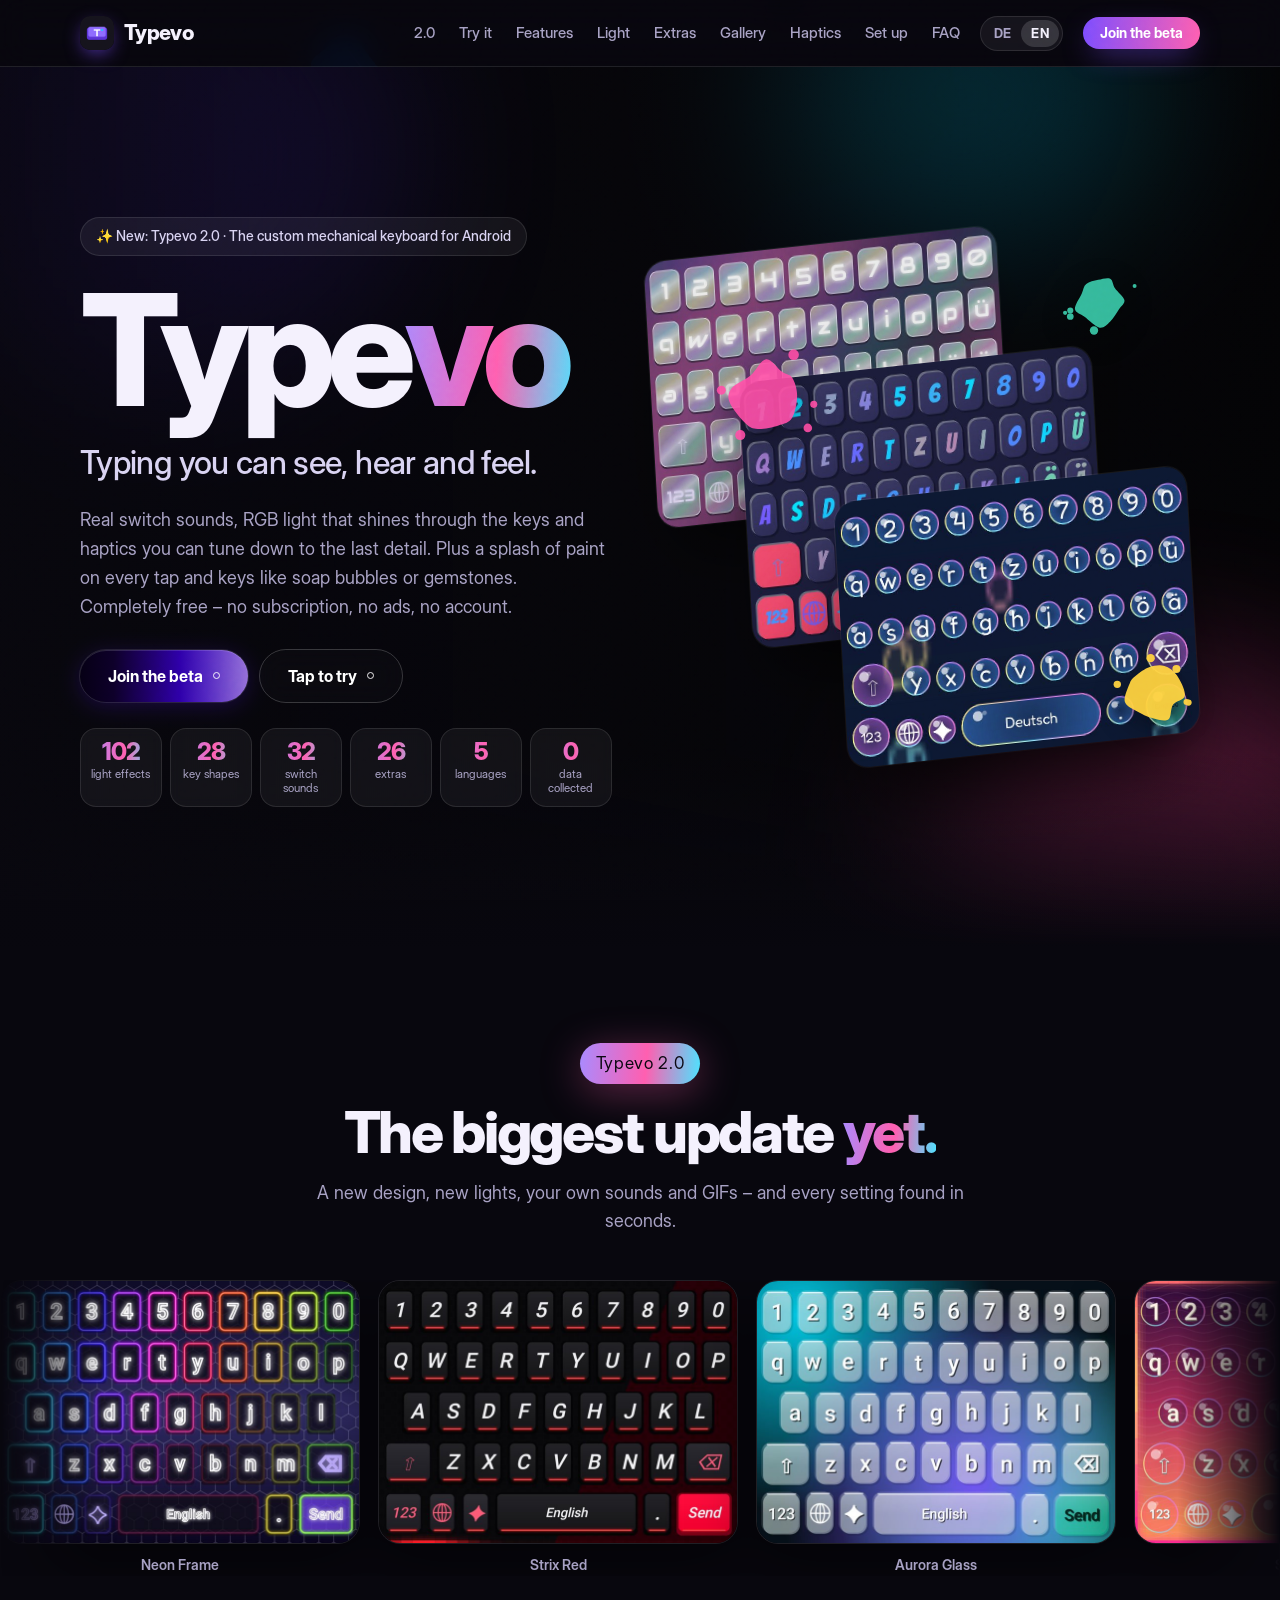
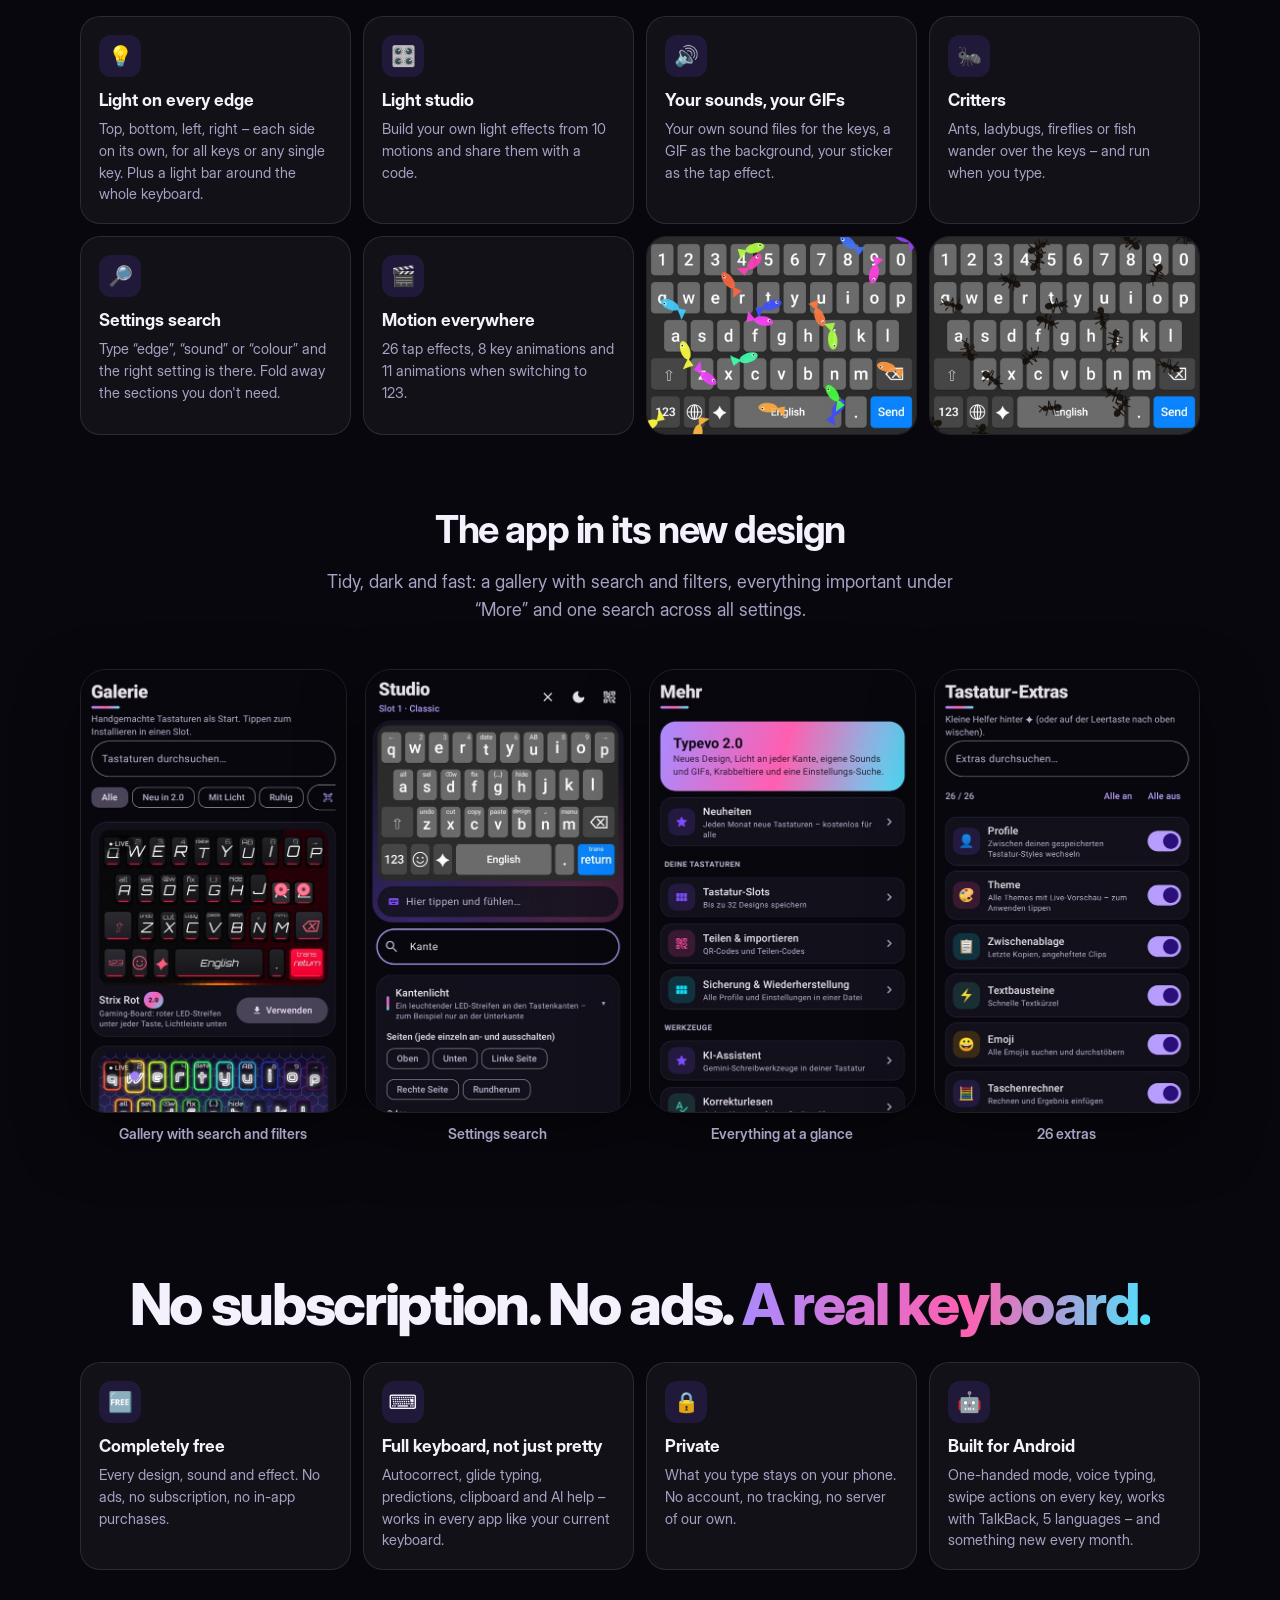
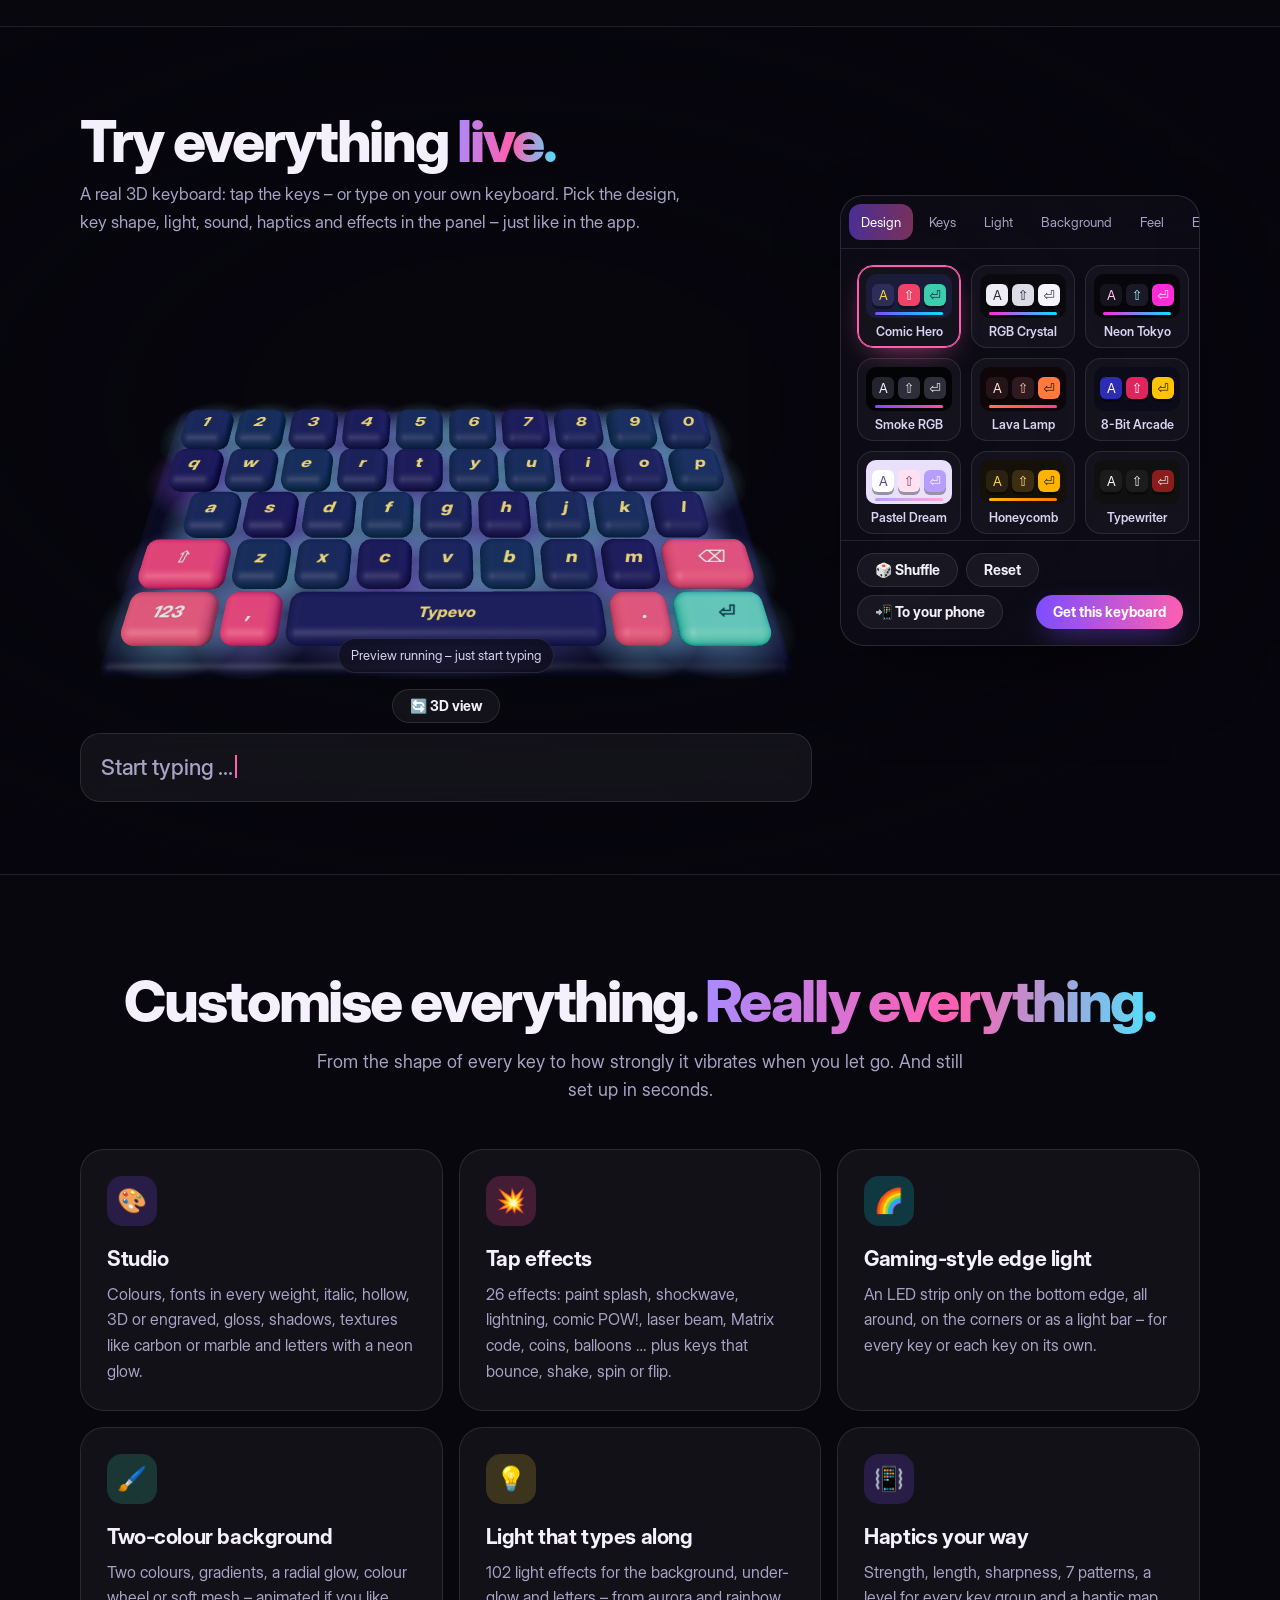
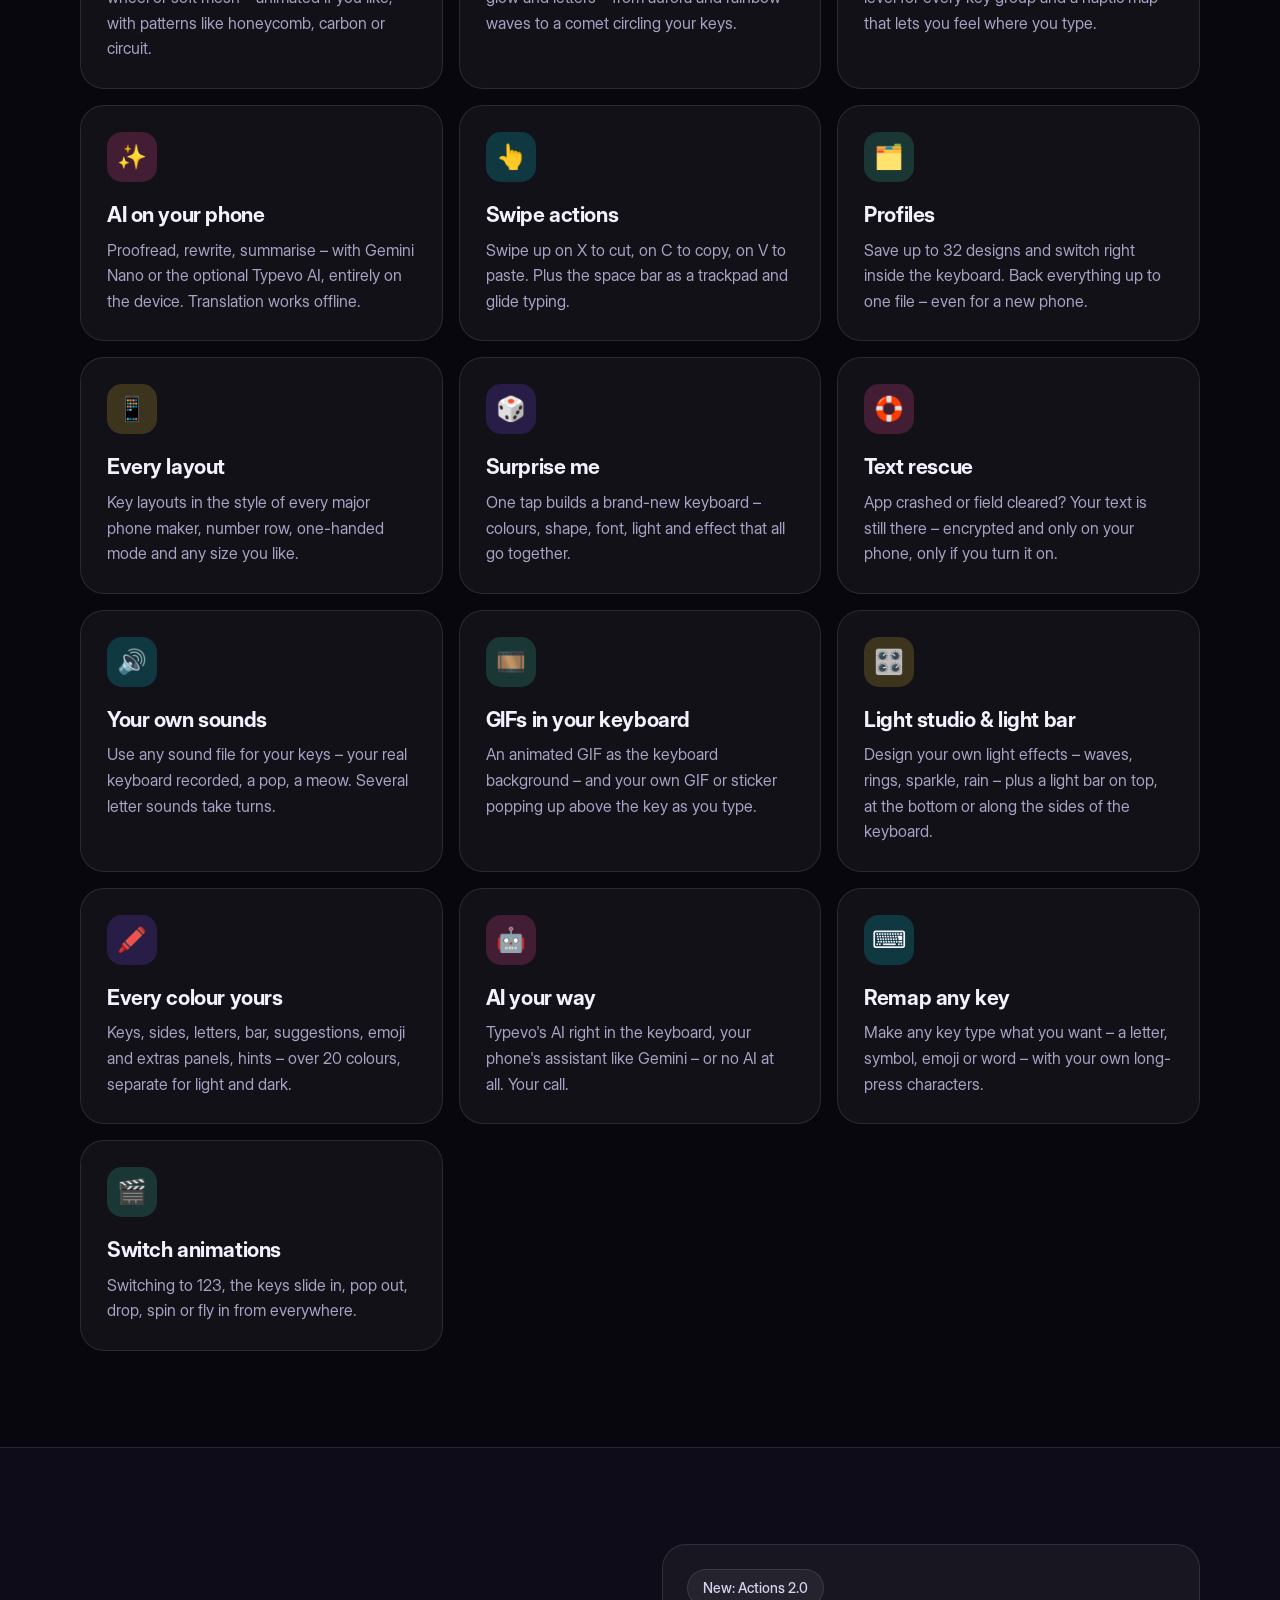
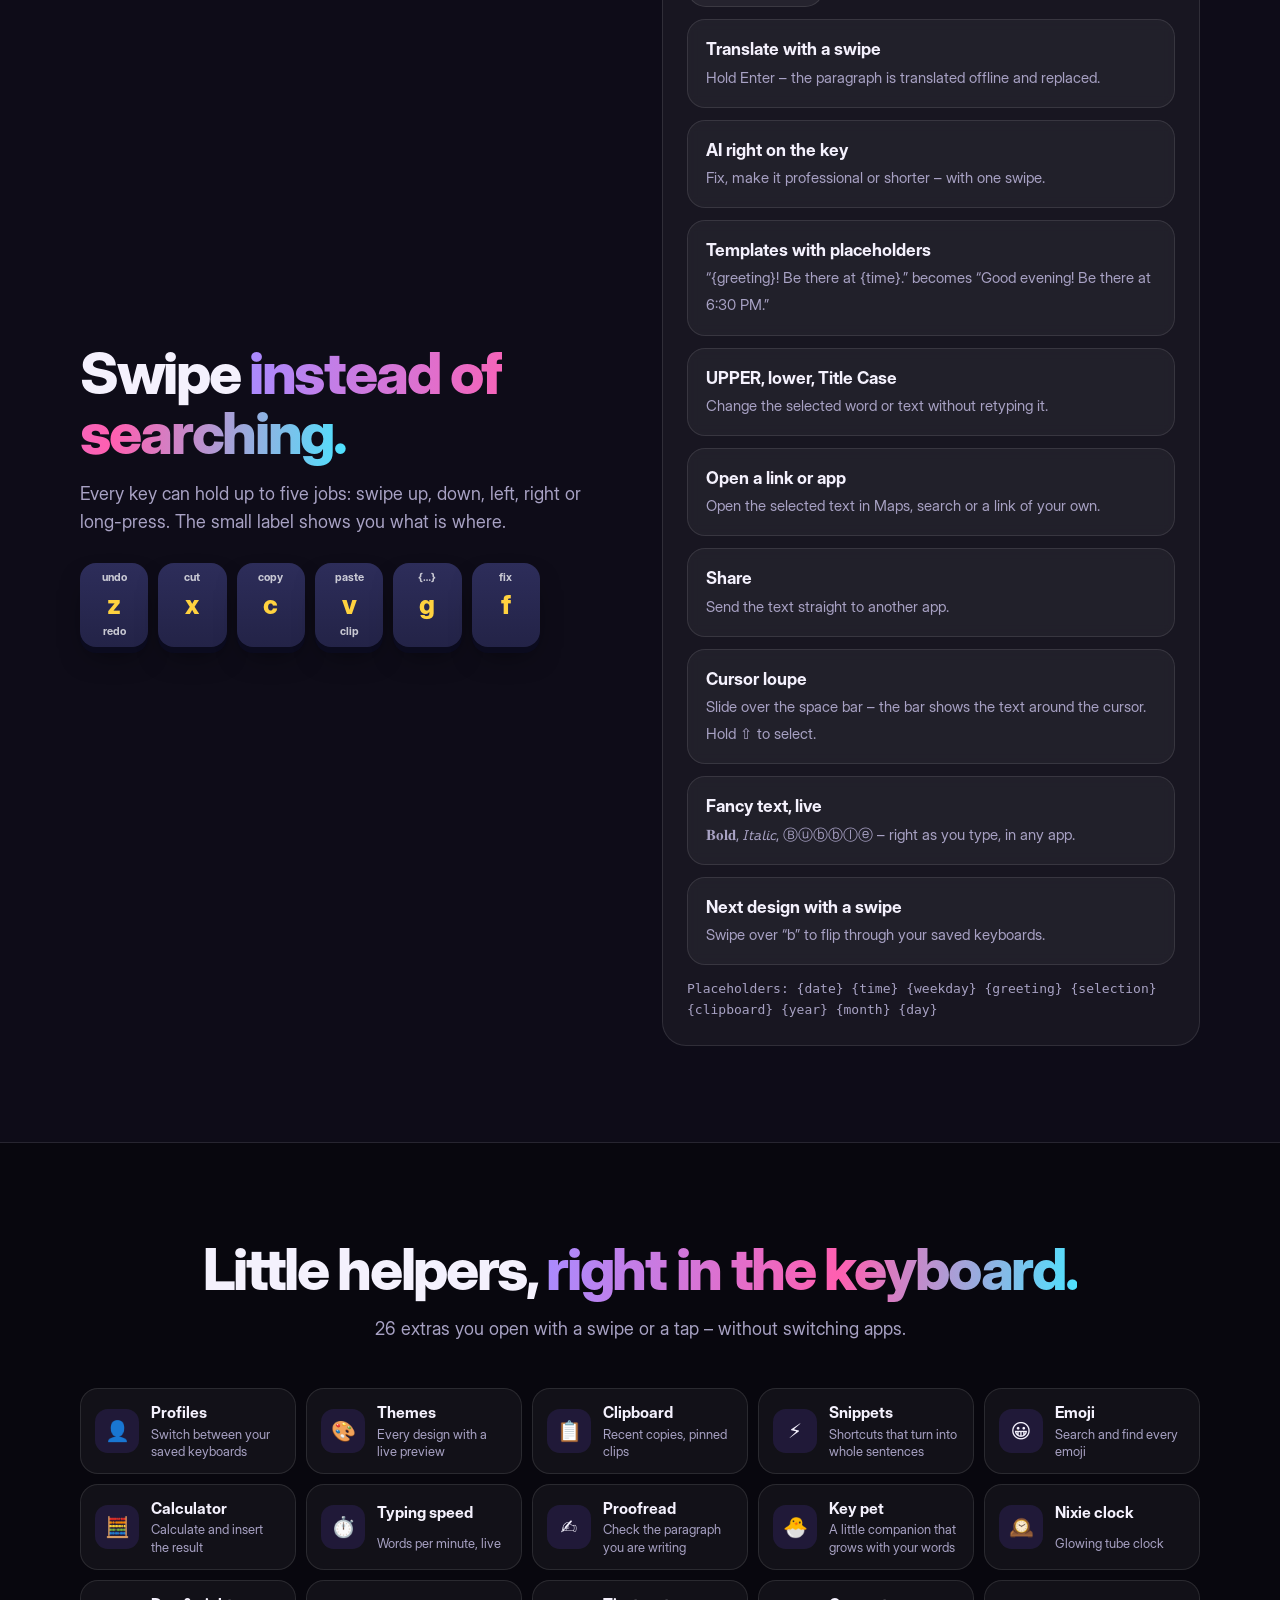
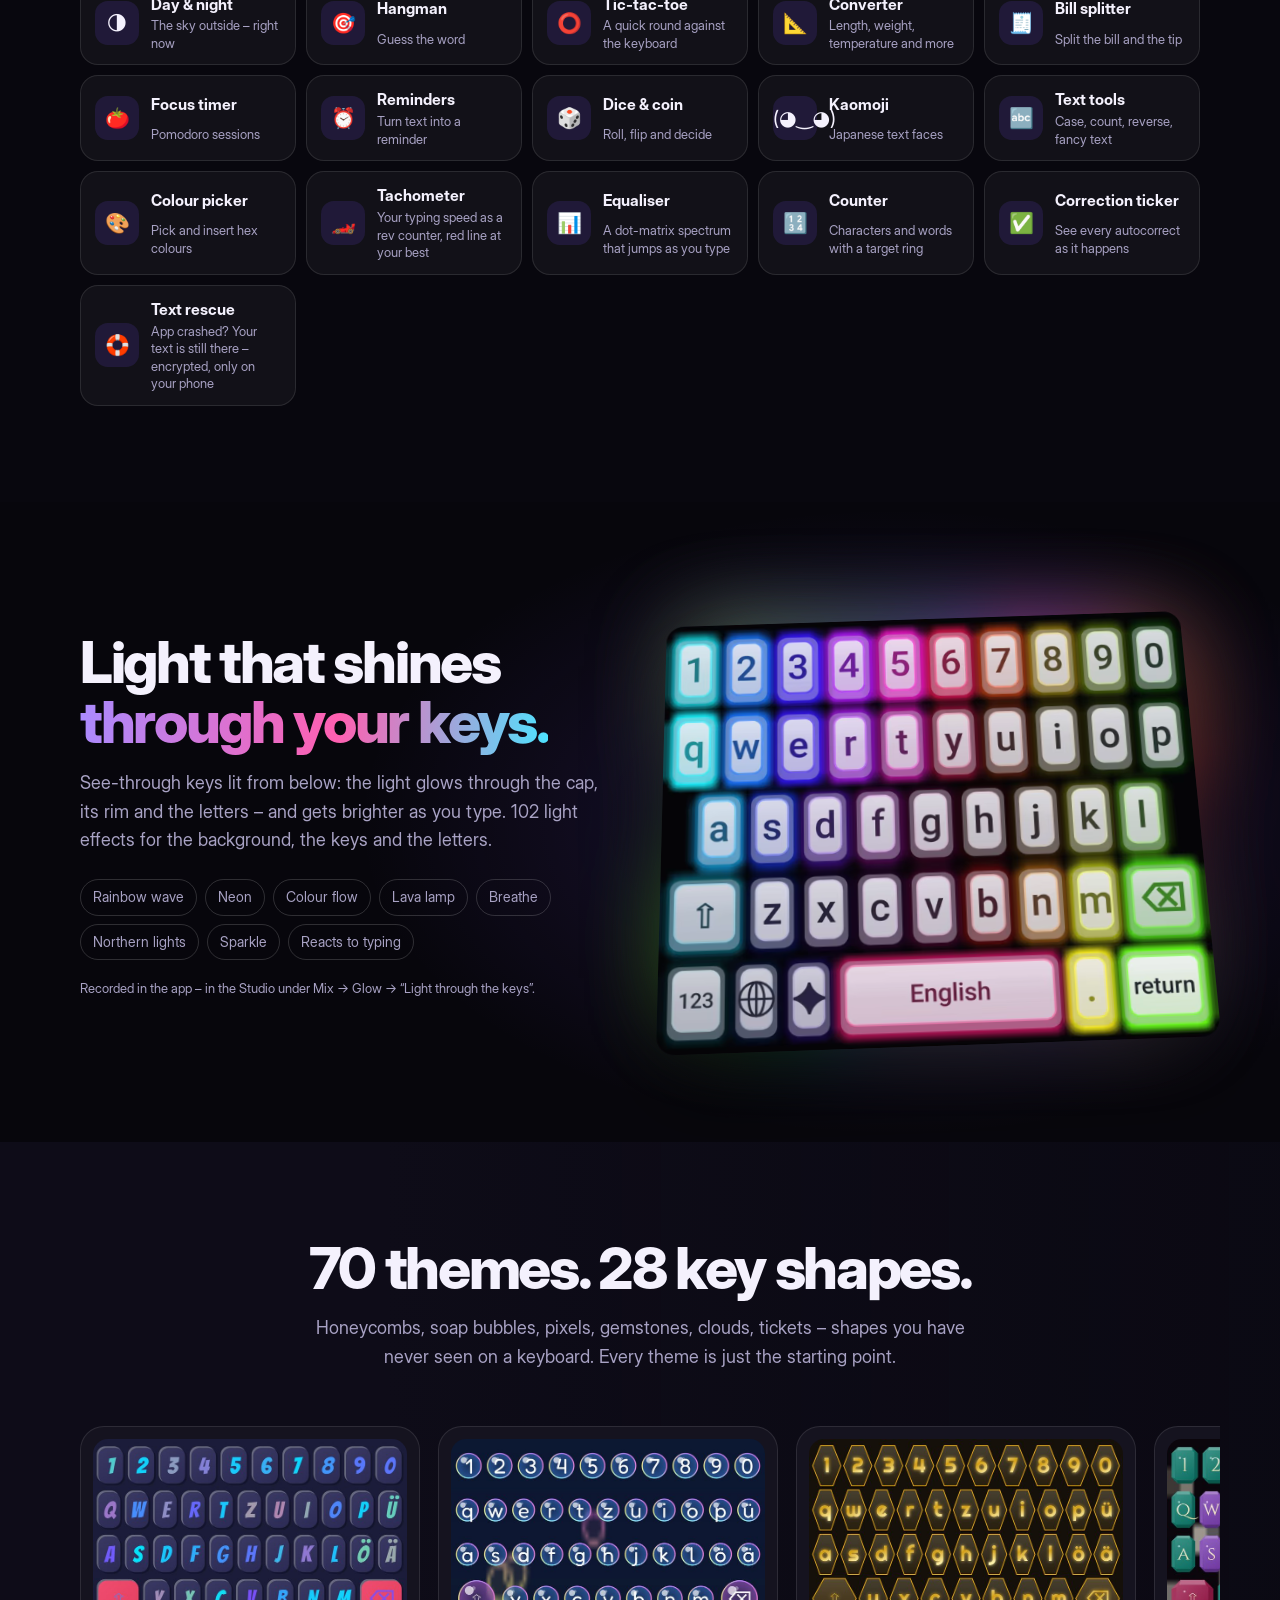
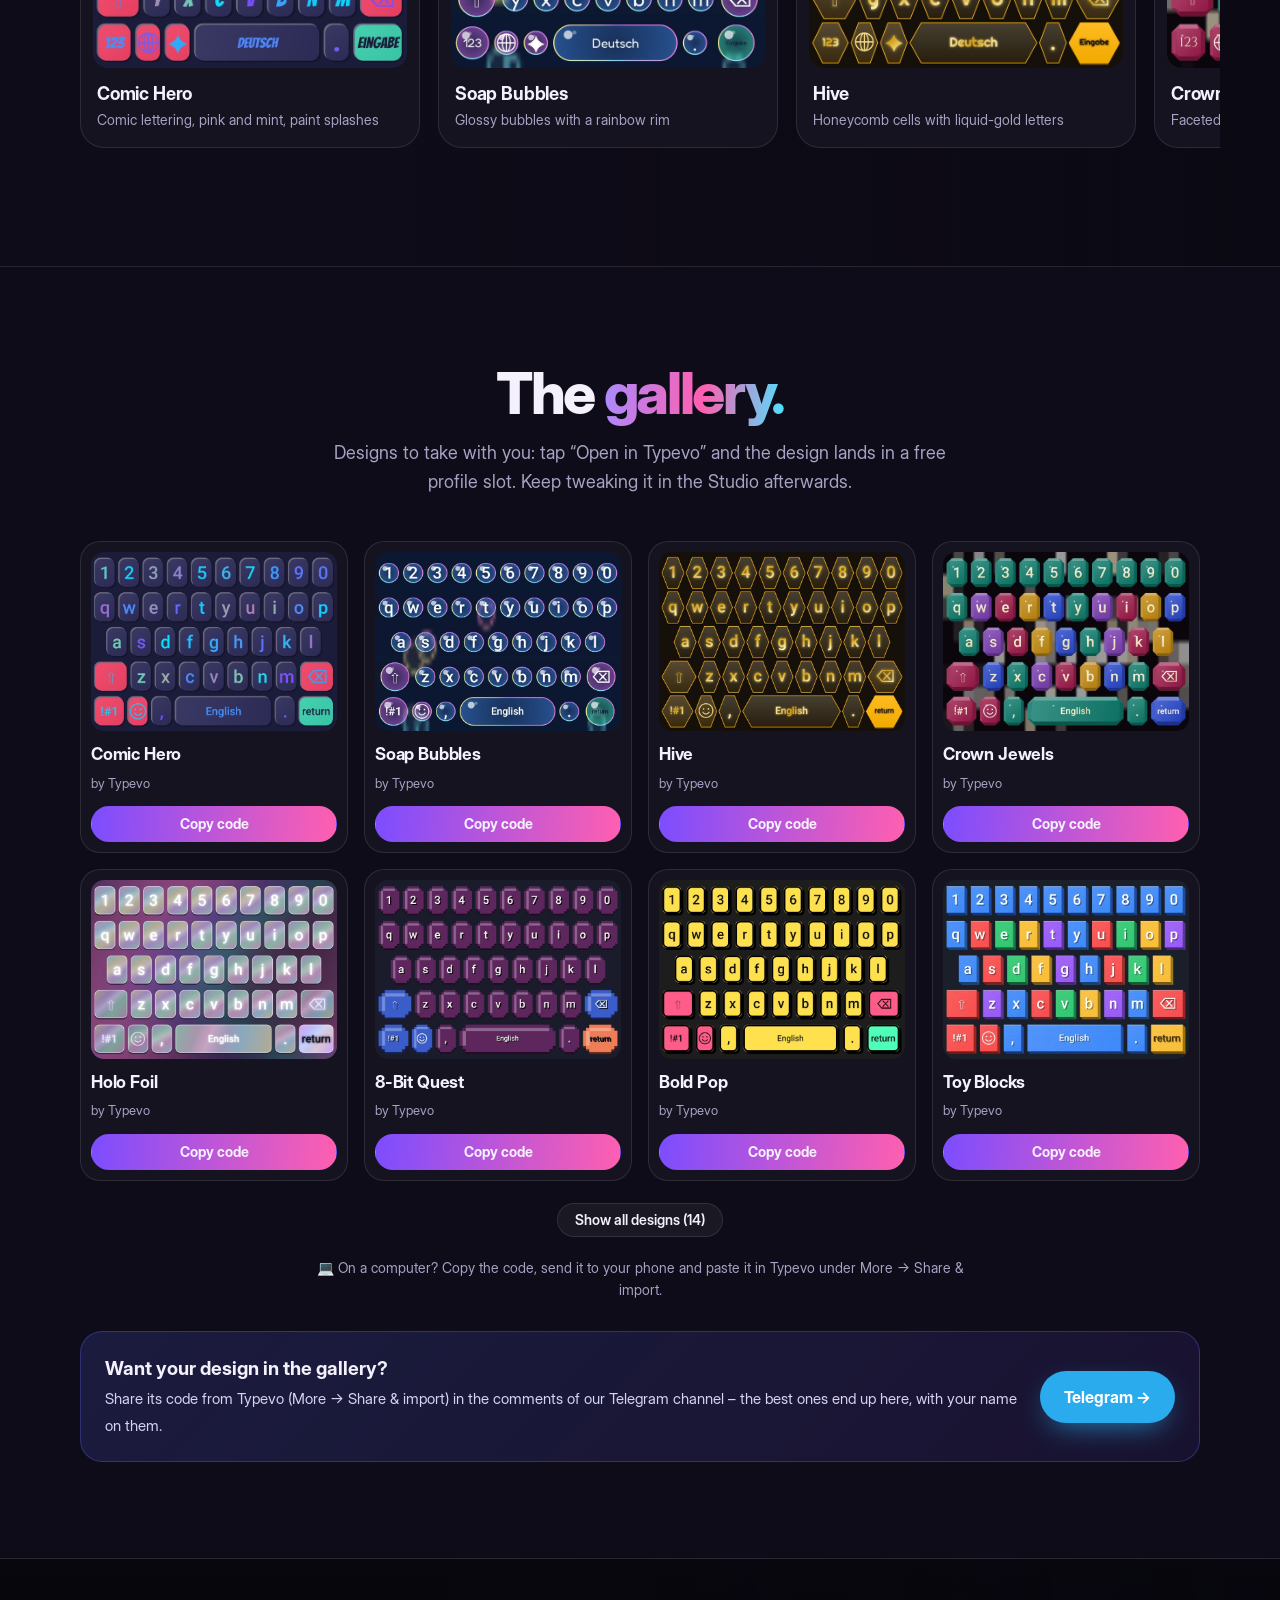
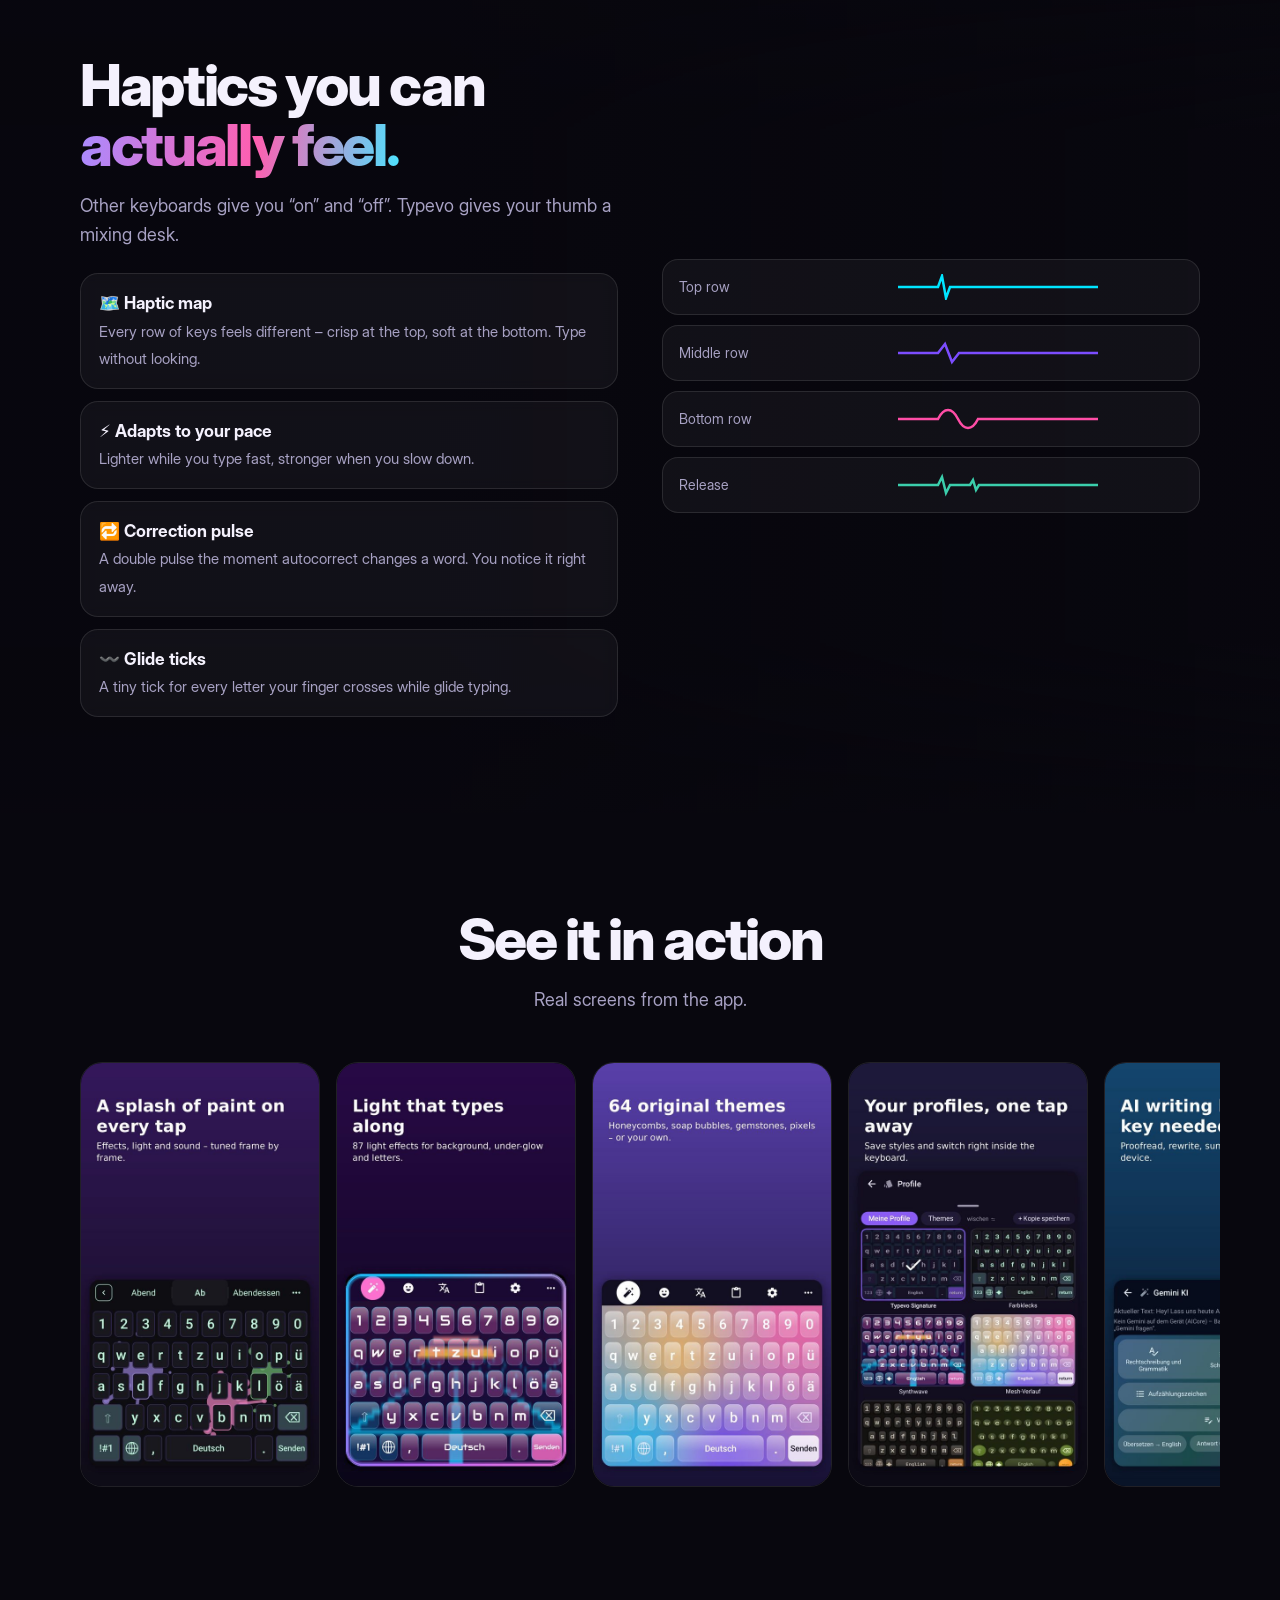
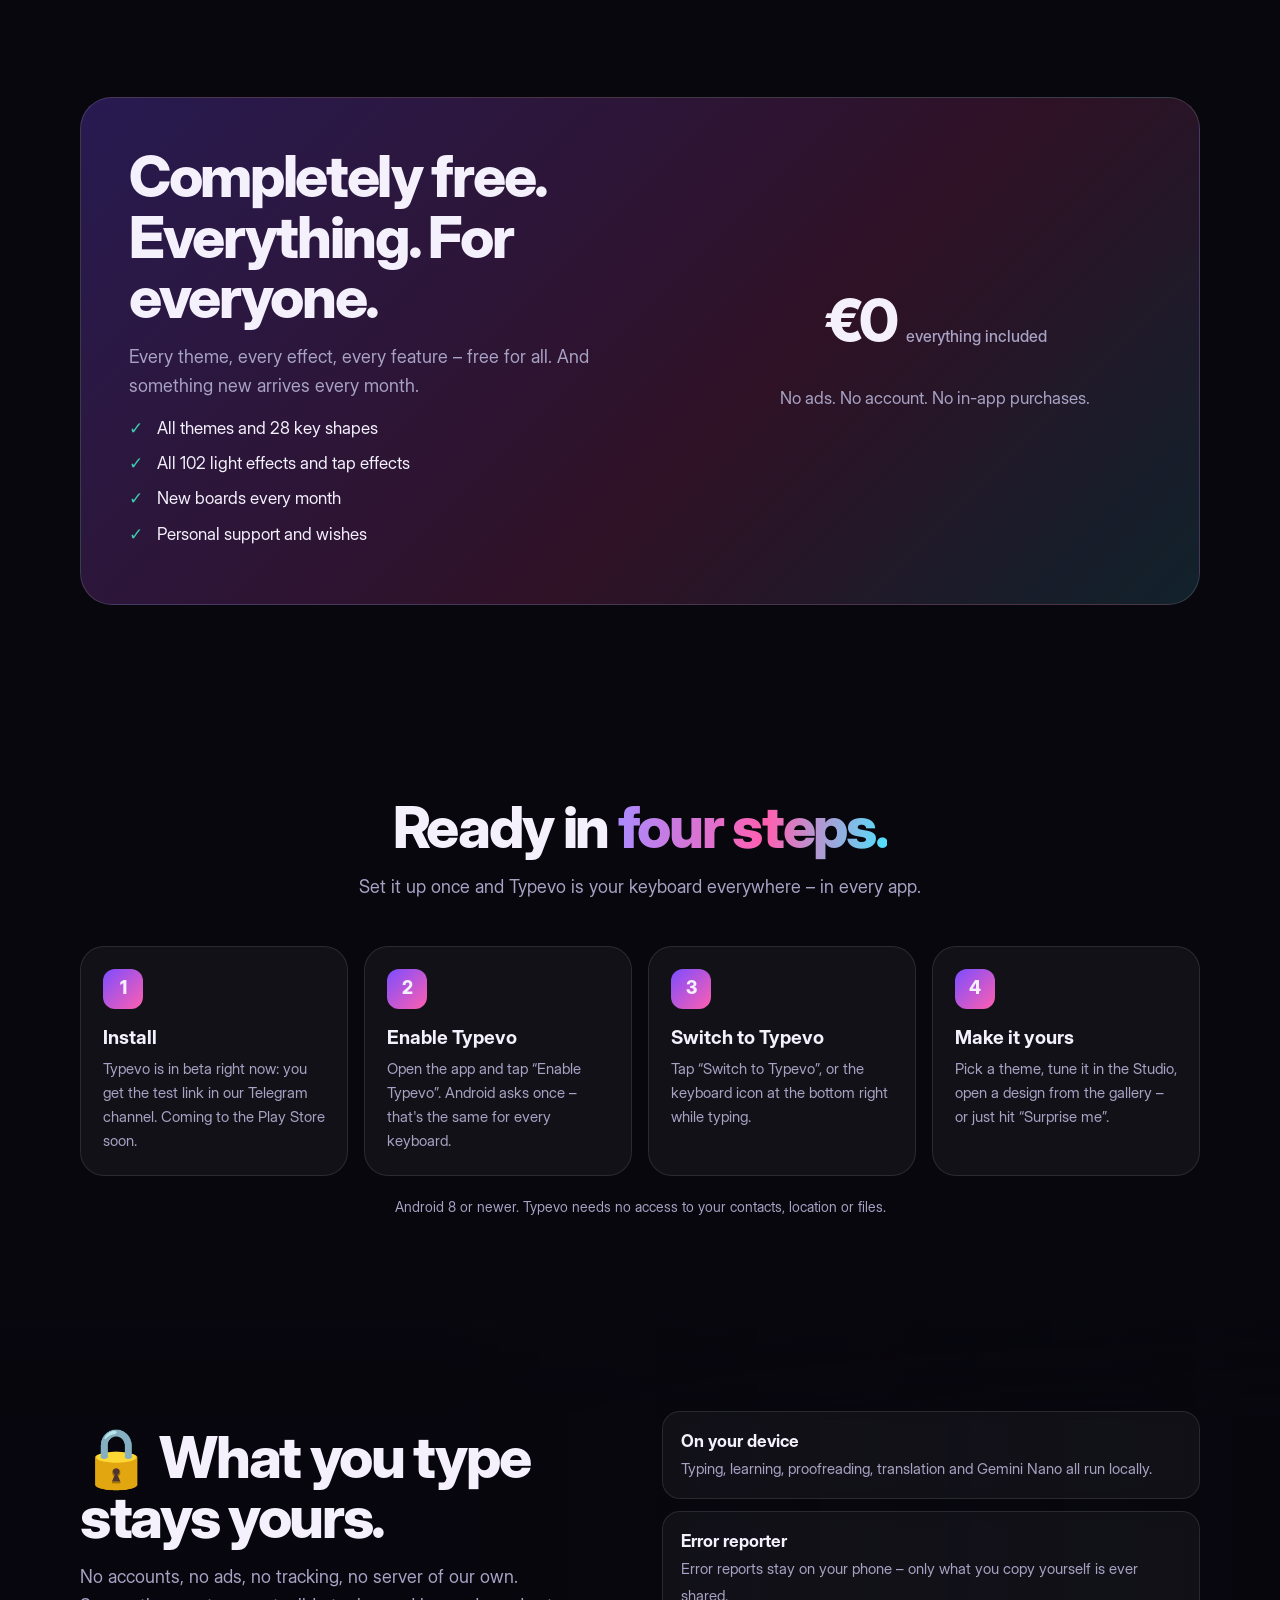
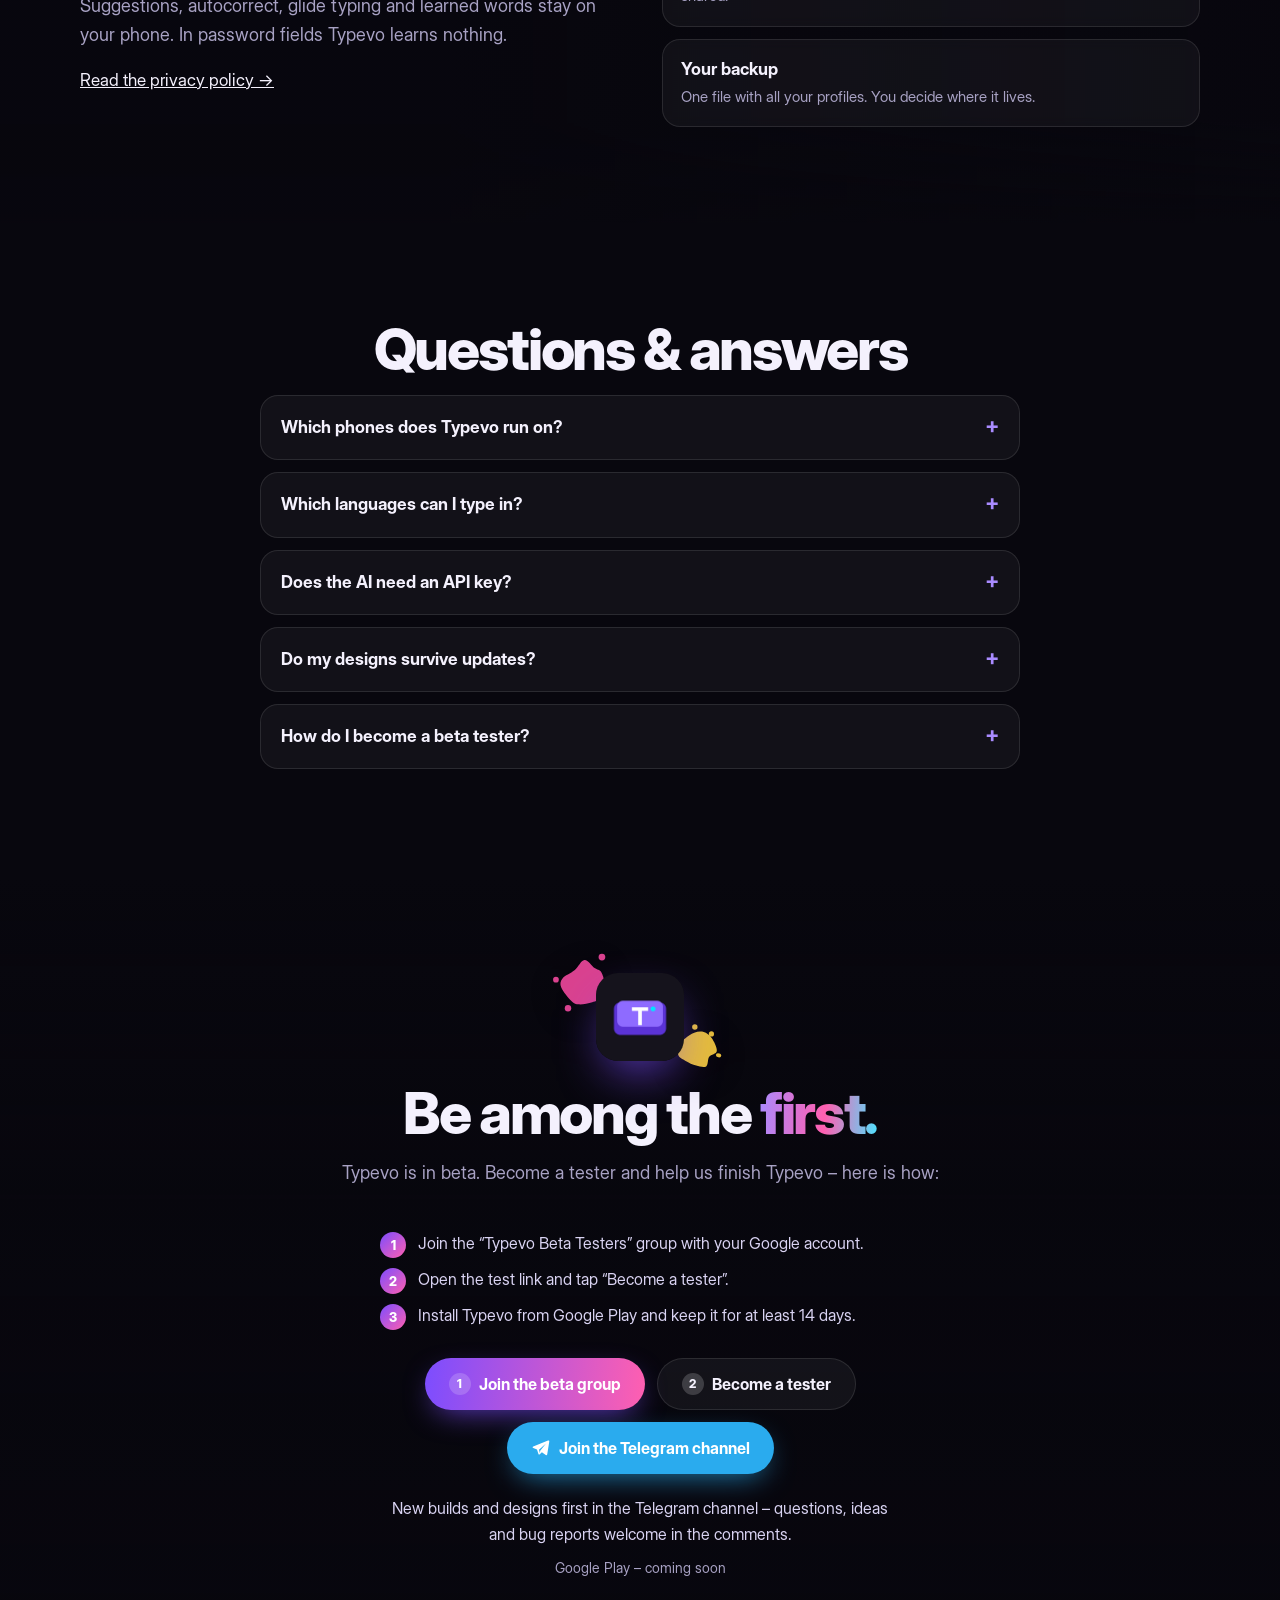
<file: index.html>
<!doctype html>
<html lang="de">
<head>
<meta charset="utf-8">
<meta name="viewport" content="width=device-width, initial-scale=1">
<title>Typevo – die mechanische Tastatur für Android · kostenlos, ohne Werbung</title>
<meta name="description" content="Typevo ist die mechanische Tastatur für Android: echte Switch-Sounds, RGB-Licht durch die Tasten, Vibration nach Maß, 28 Tastenformen und KI-Hilfe. Komplett kostenlos – kein Abo, keine Werbung. The custom mechanical keyboard for Android.">
<meta name="theme-color" content="#0b0a12">
<meta property="og:title" content="Typevo – the custom mechanical keyboard for Android">
<meta property="og:description" content="Switch sounds, RGB light through the keys, tunable haptics. Free – no subscription, no ads. Mechanische Tastatur für Android, kostenlos.">
<meta property="og:image" content="assets/og.jpg">
<meta property="og:type" content="website">
<meta property="og:locale" content="de_DE">
<meta property="og:locale:alternate" content="en_US">
<link rel="icon" type="image/png" href="assets/icon.png">
<link rel="apple-touch-icon" href="assets/icon.png">
  <script type="module" crossorigin src="./site/index-CU67mm7X.js"></script>
  <link rel="stylesheet" crossorigin href="./site/index-LqxlY8GP.css">
</head>
<body>
<div id="root"></div>
<noscript><p style="color:#fff;padding:24px;font-family:system-ui">Typevo – die Android-Tastatur, die man sieht, hört und fühlt. Bitte JavaScript aktivieren, um die Seite zu sehen. <a href="privacy-policy.html" style="color:#b9a6ff">Datenschutz</a><br><br lang="en">Typevo – the Android keyboard you can see, hear and feel. Please enable JavaScript to view this page. <a href="privacy-policy.html#en" style="color:#b9a6ff">Privacy</a></p></noscript>
</body>
</html>
</file>
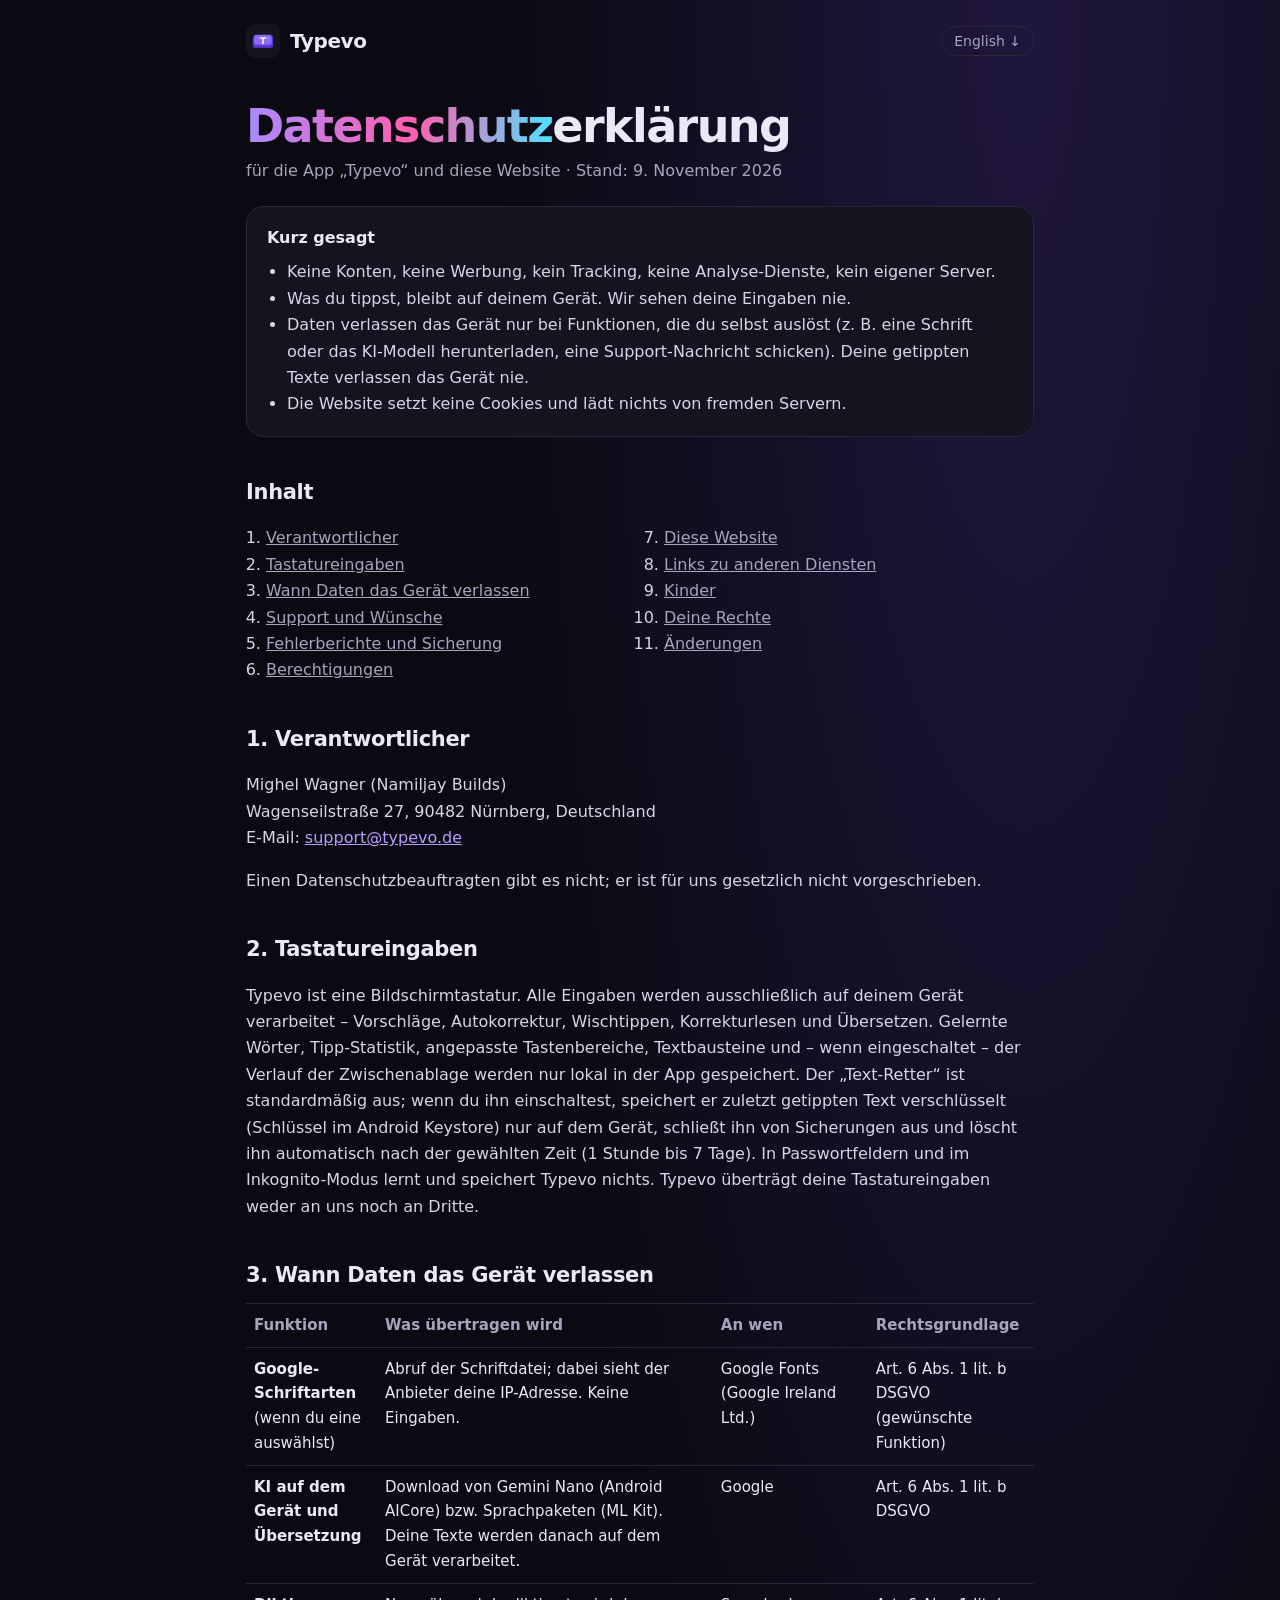
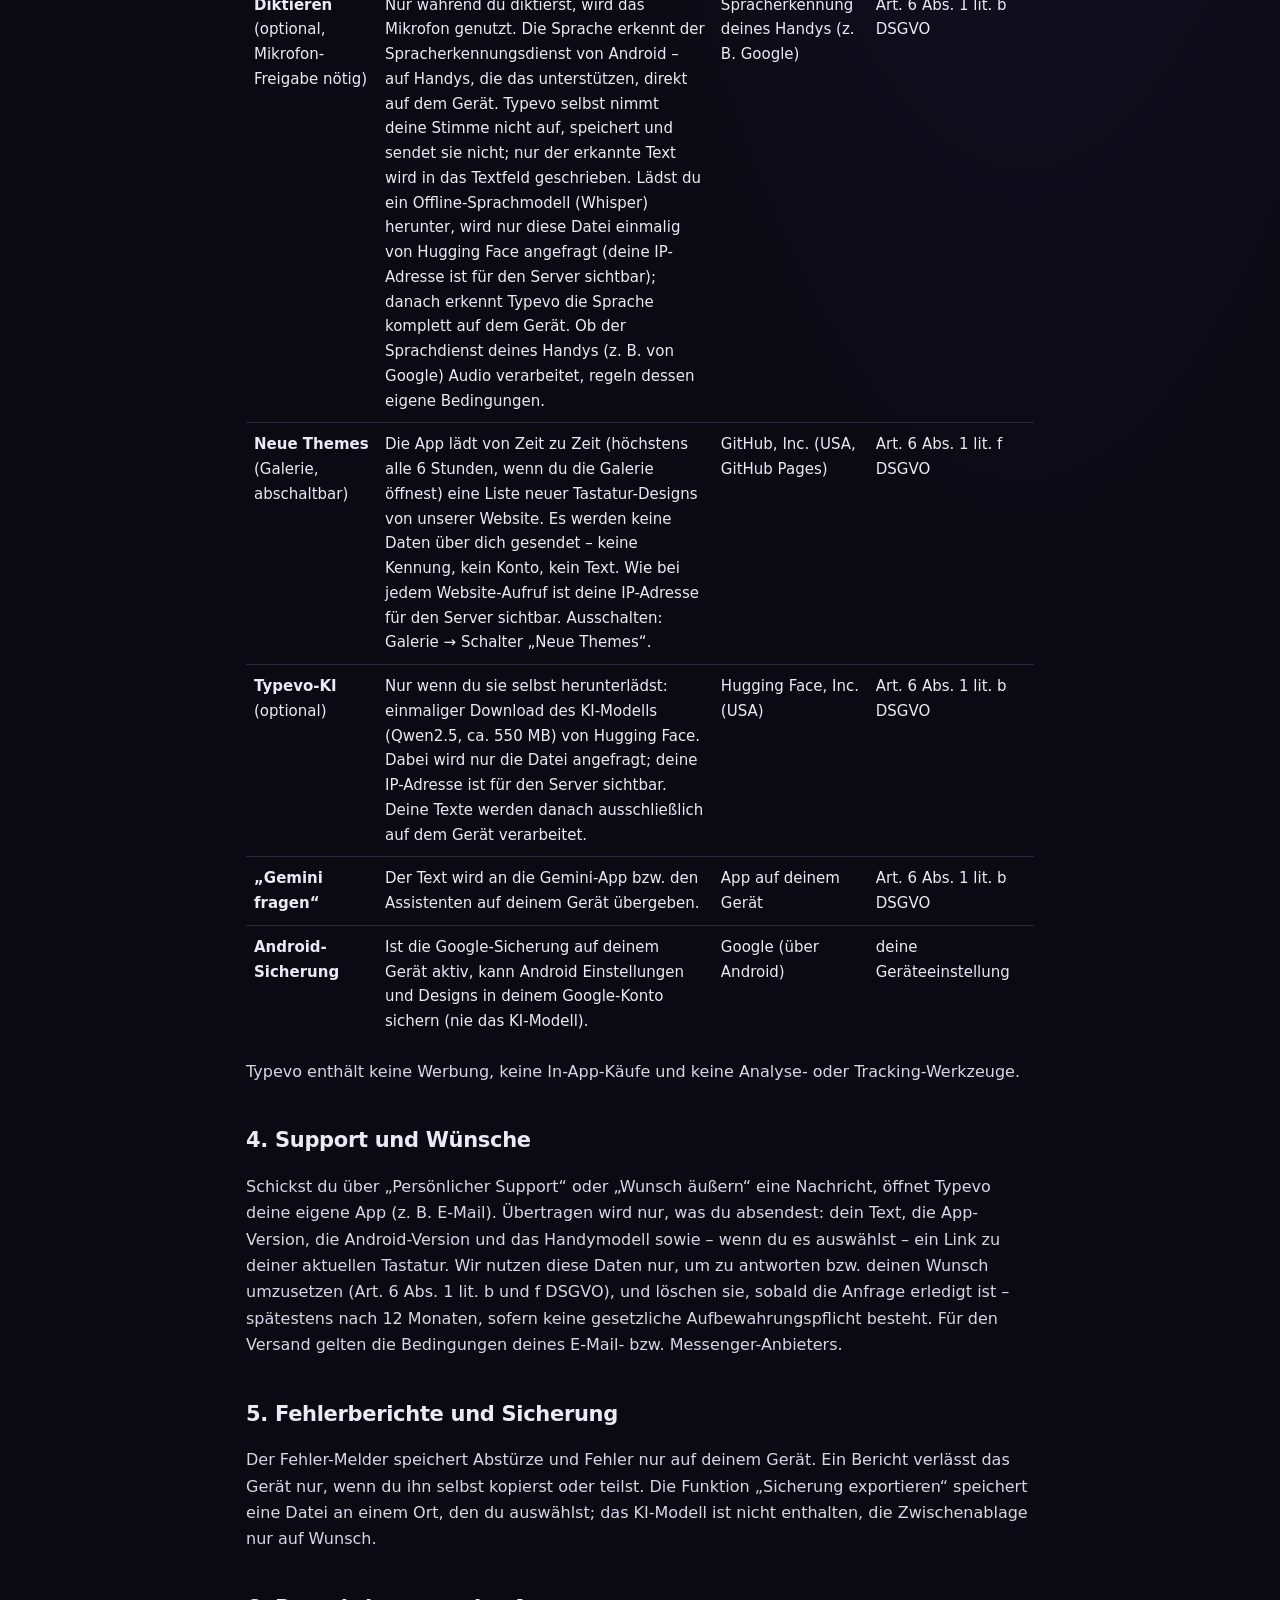
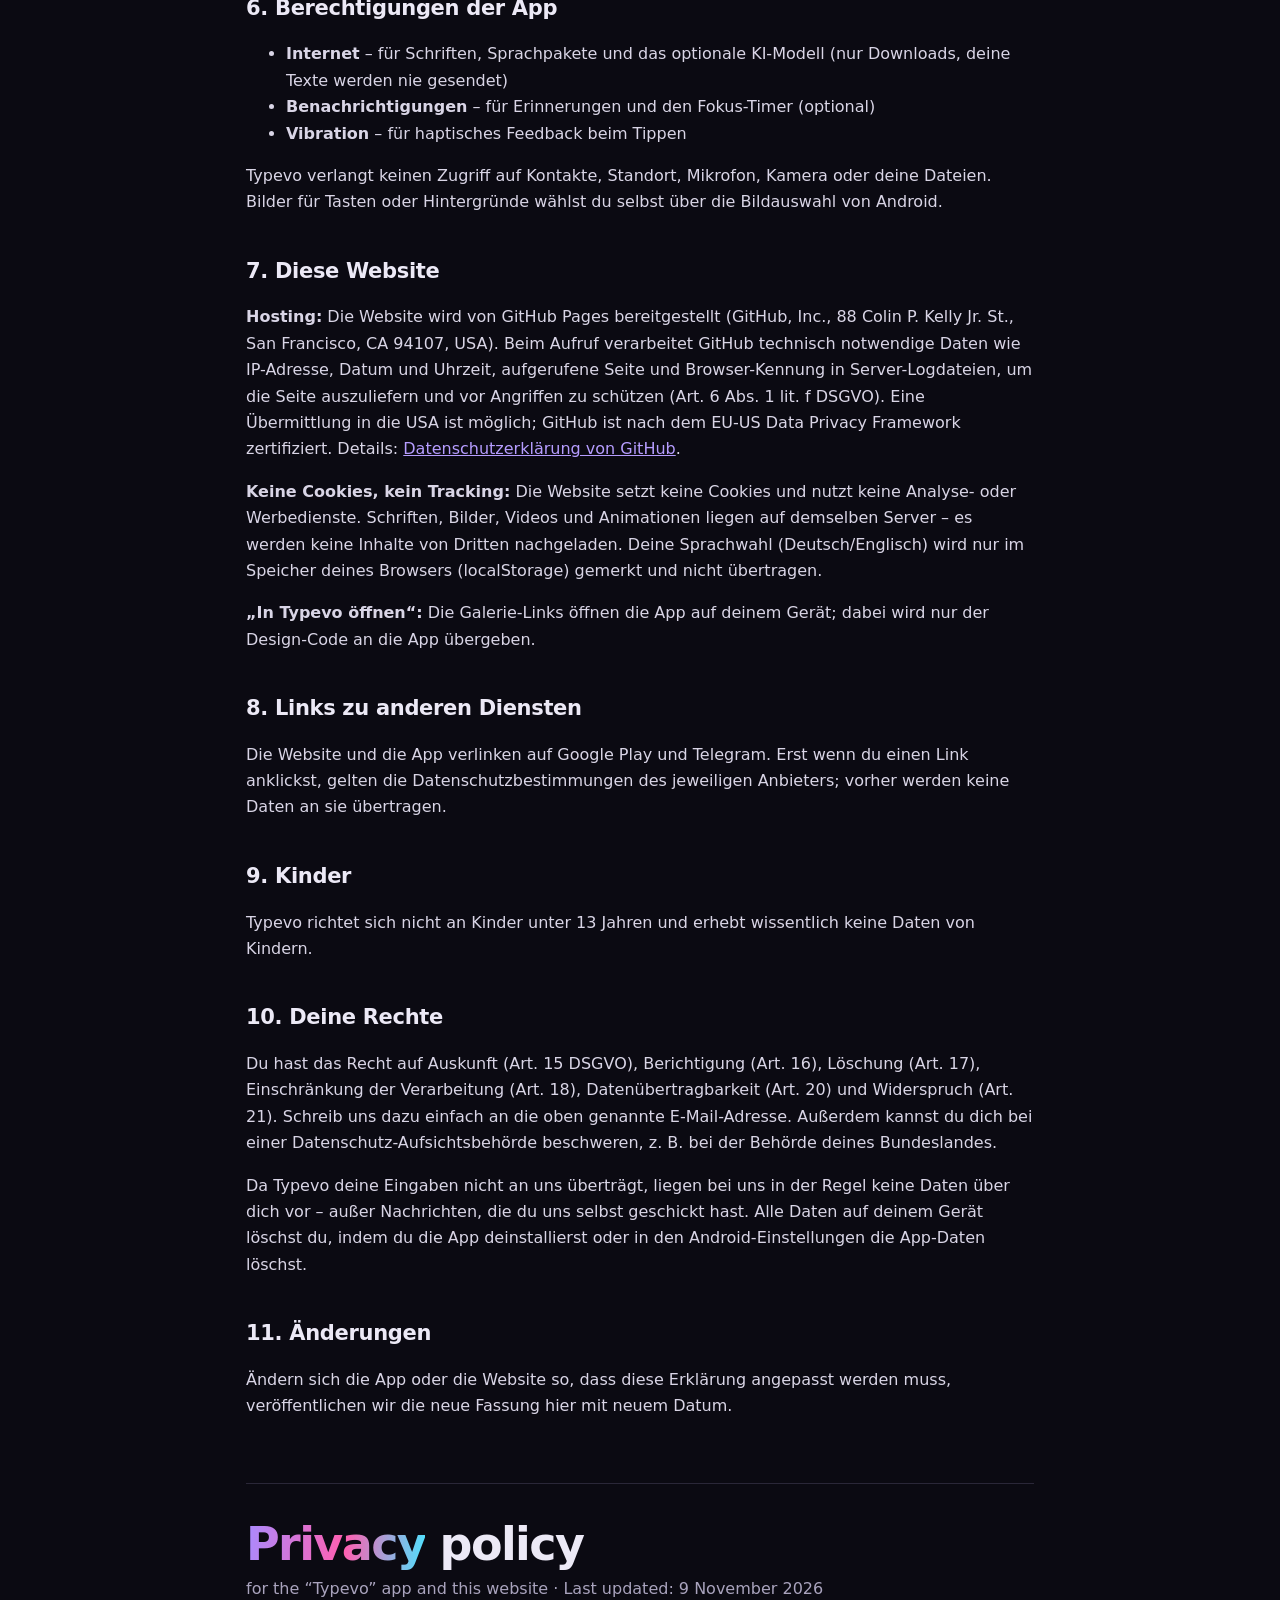
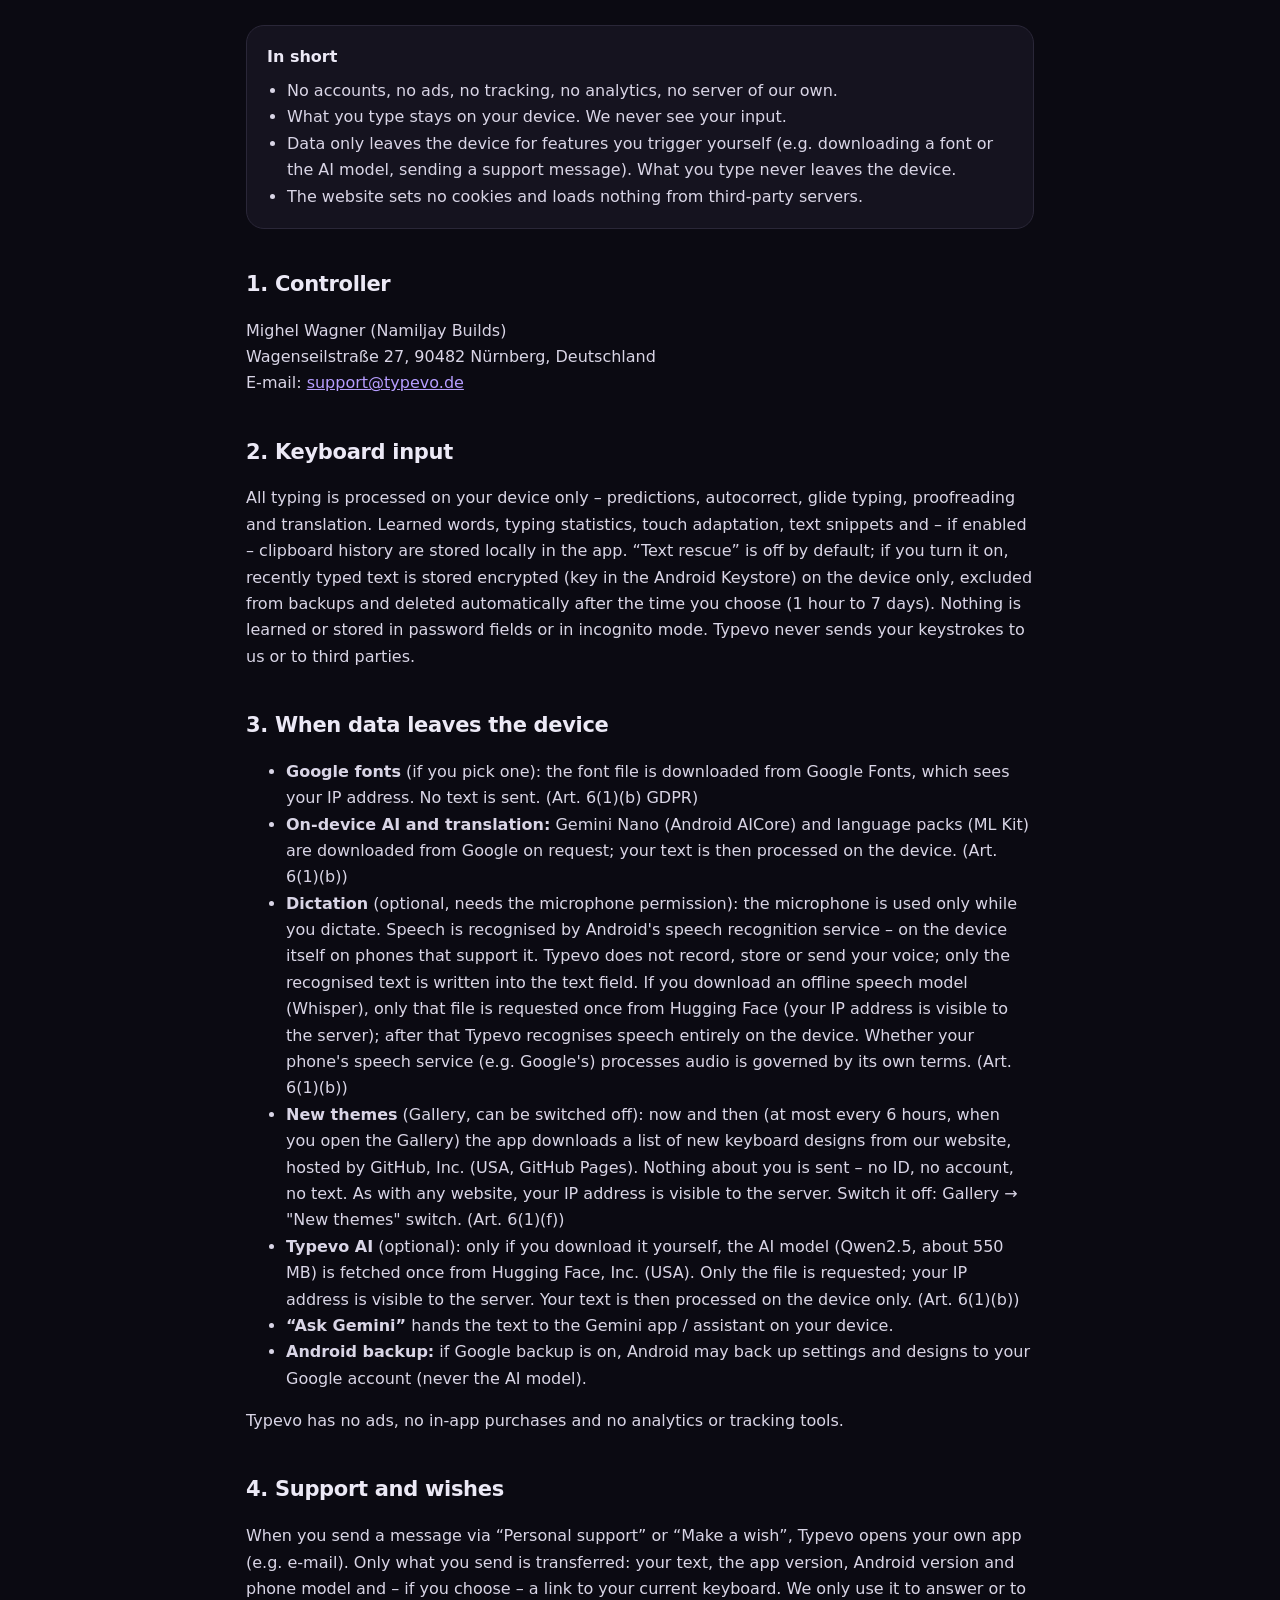
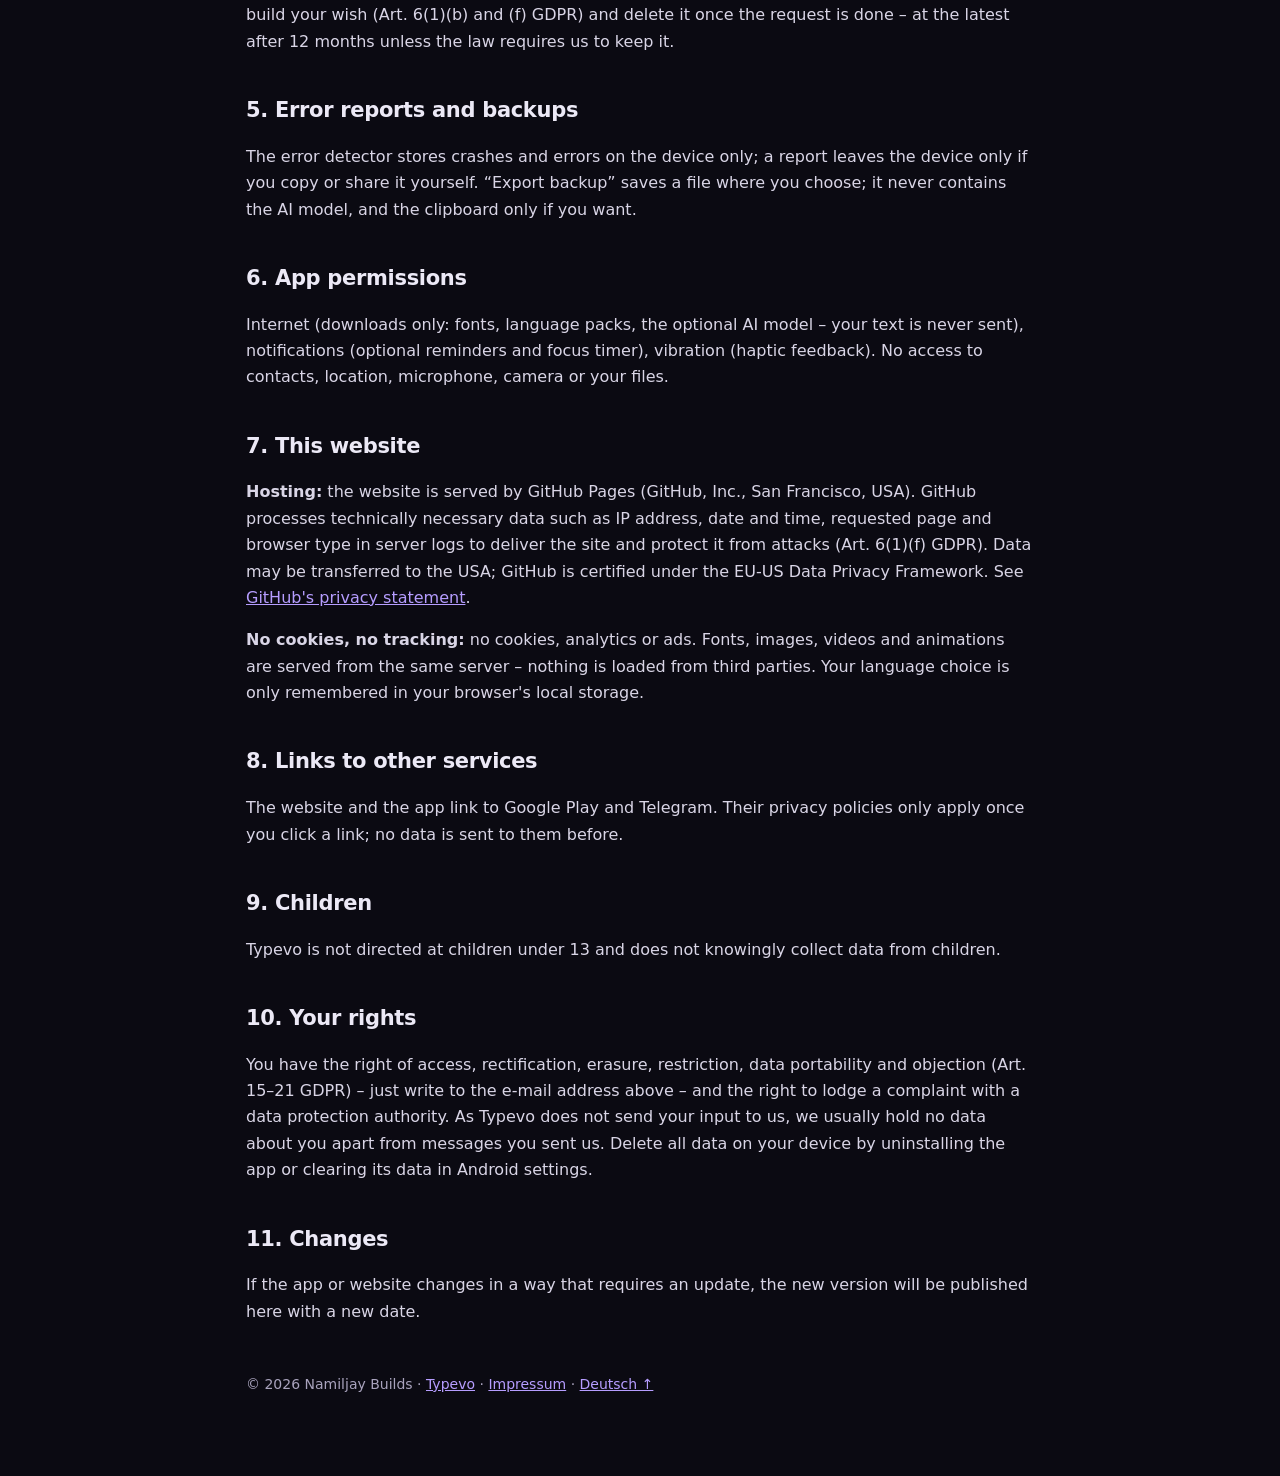
<file: datenschutz/index.html>
<!doctype html><meta charset="utf-8"><title>Datenschutz – Typevo</title><meta http-equiv="refresh" content="0; url=../privacy-policy.html"><link rel="canonical" href="../privacy-policy.html"><a href="../privacy-policy.html">Datenschutz / Privacy</a>
</file>
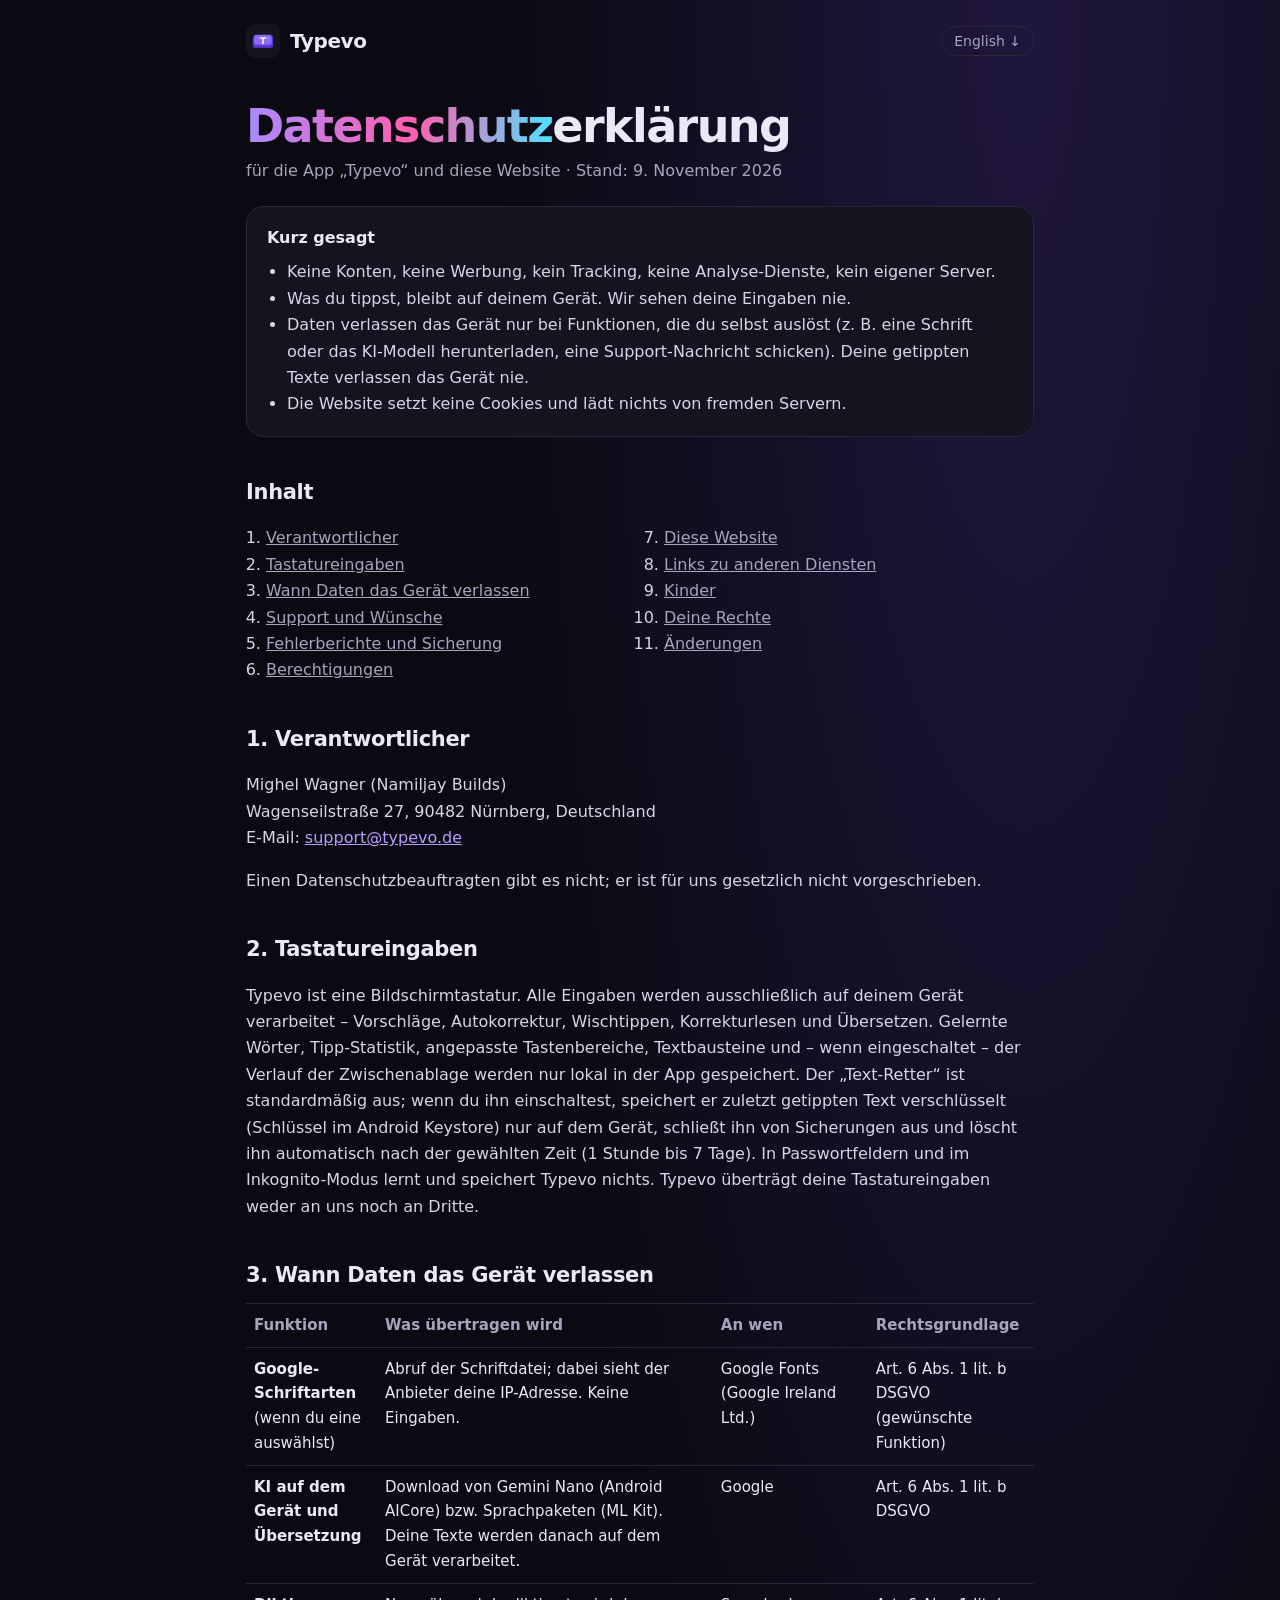
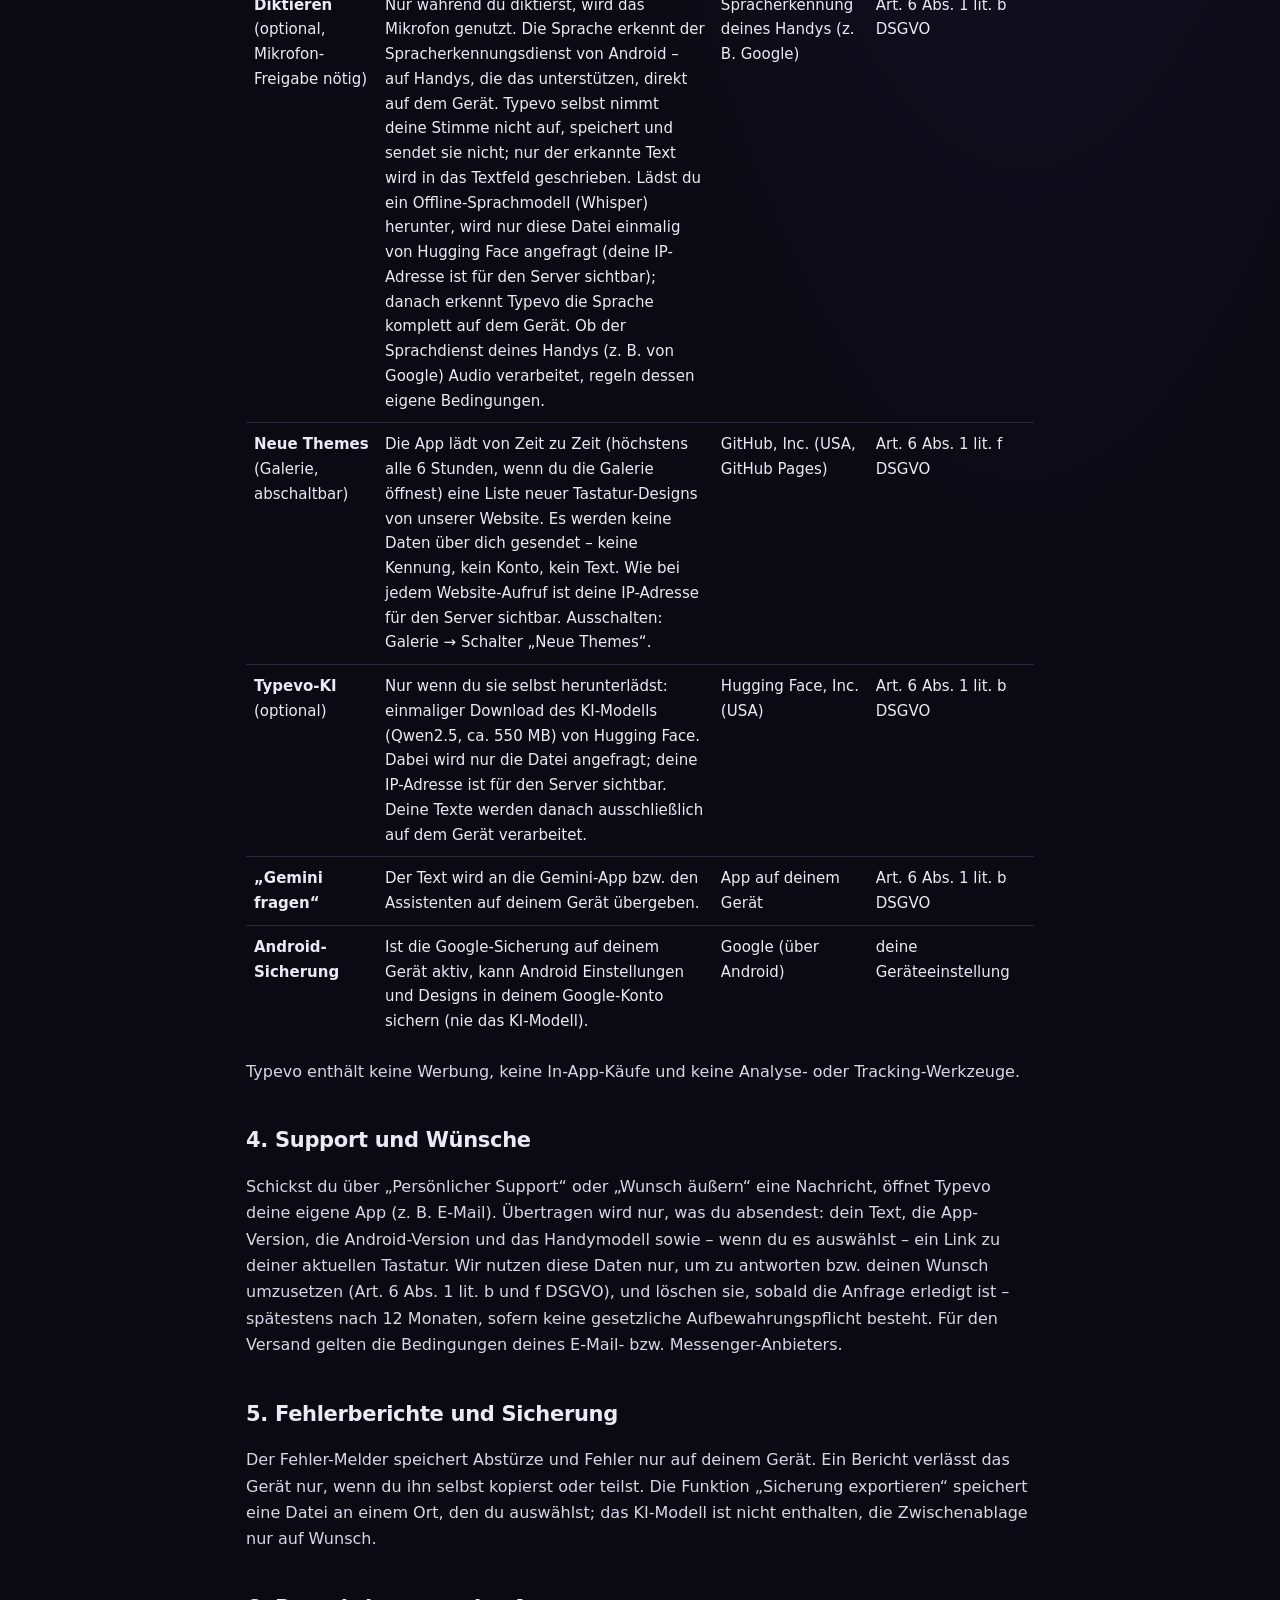
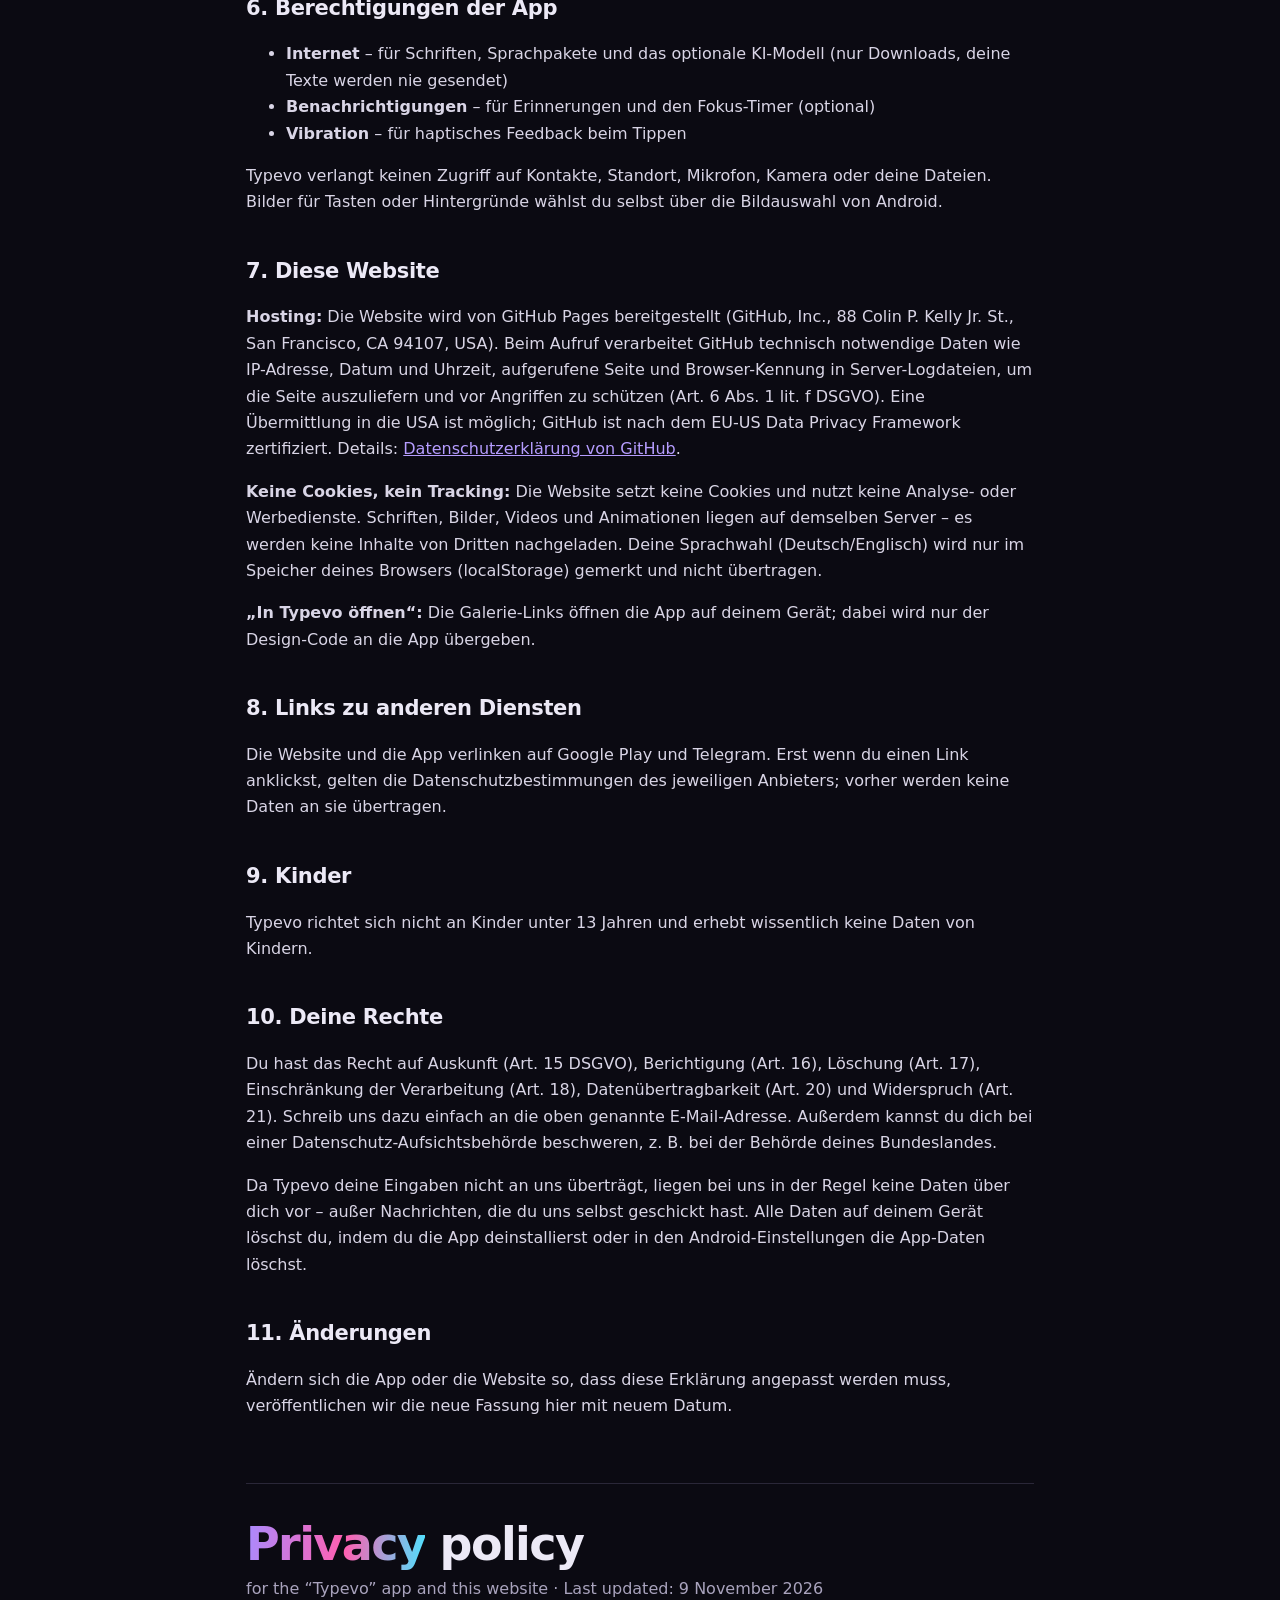
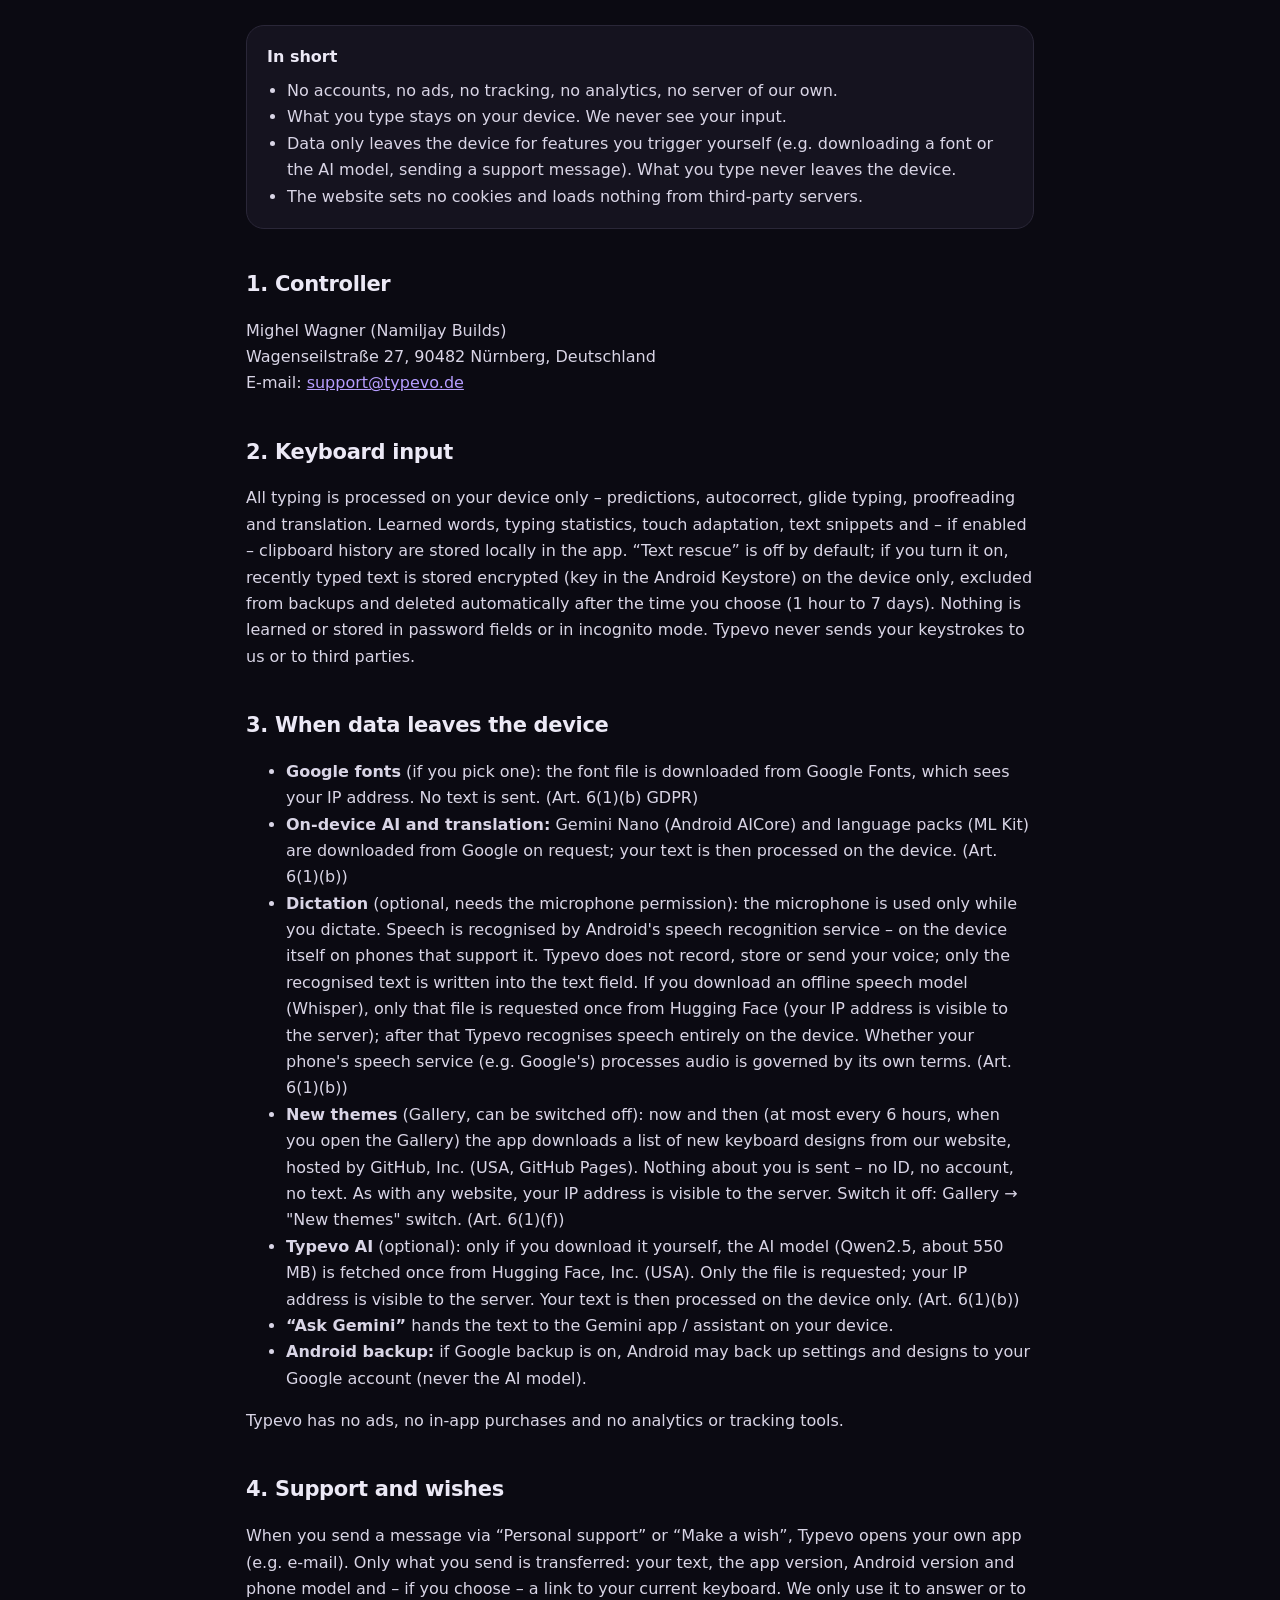
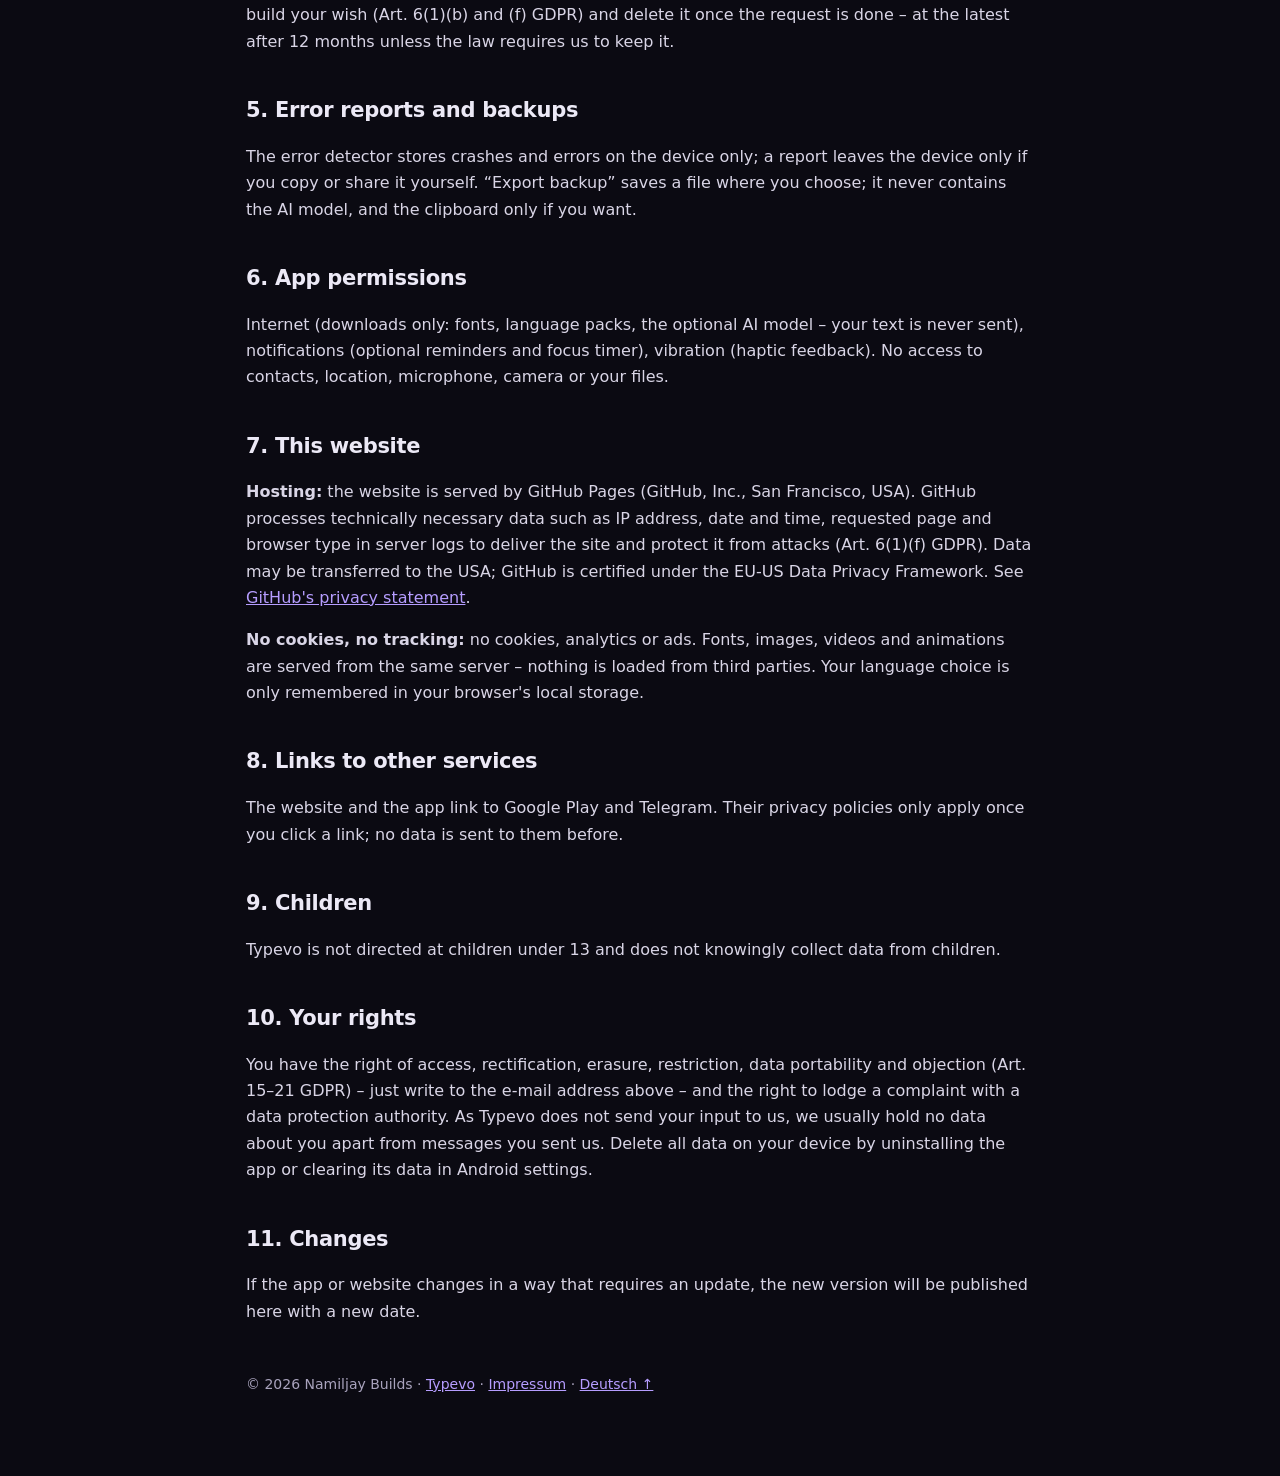
<file: privacy/index.html>
<!doctype html><meta charset="utf-8"><title>Datenschutz – Typevo</title><meta http-equiv="refresh" content="0; url=../privacy-policy.html#en"><link rel="canonical" href="../privacy-policy.html"><a href="../privacy-policy.html#en">Datenschutz / Privacy</a>
</file>
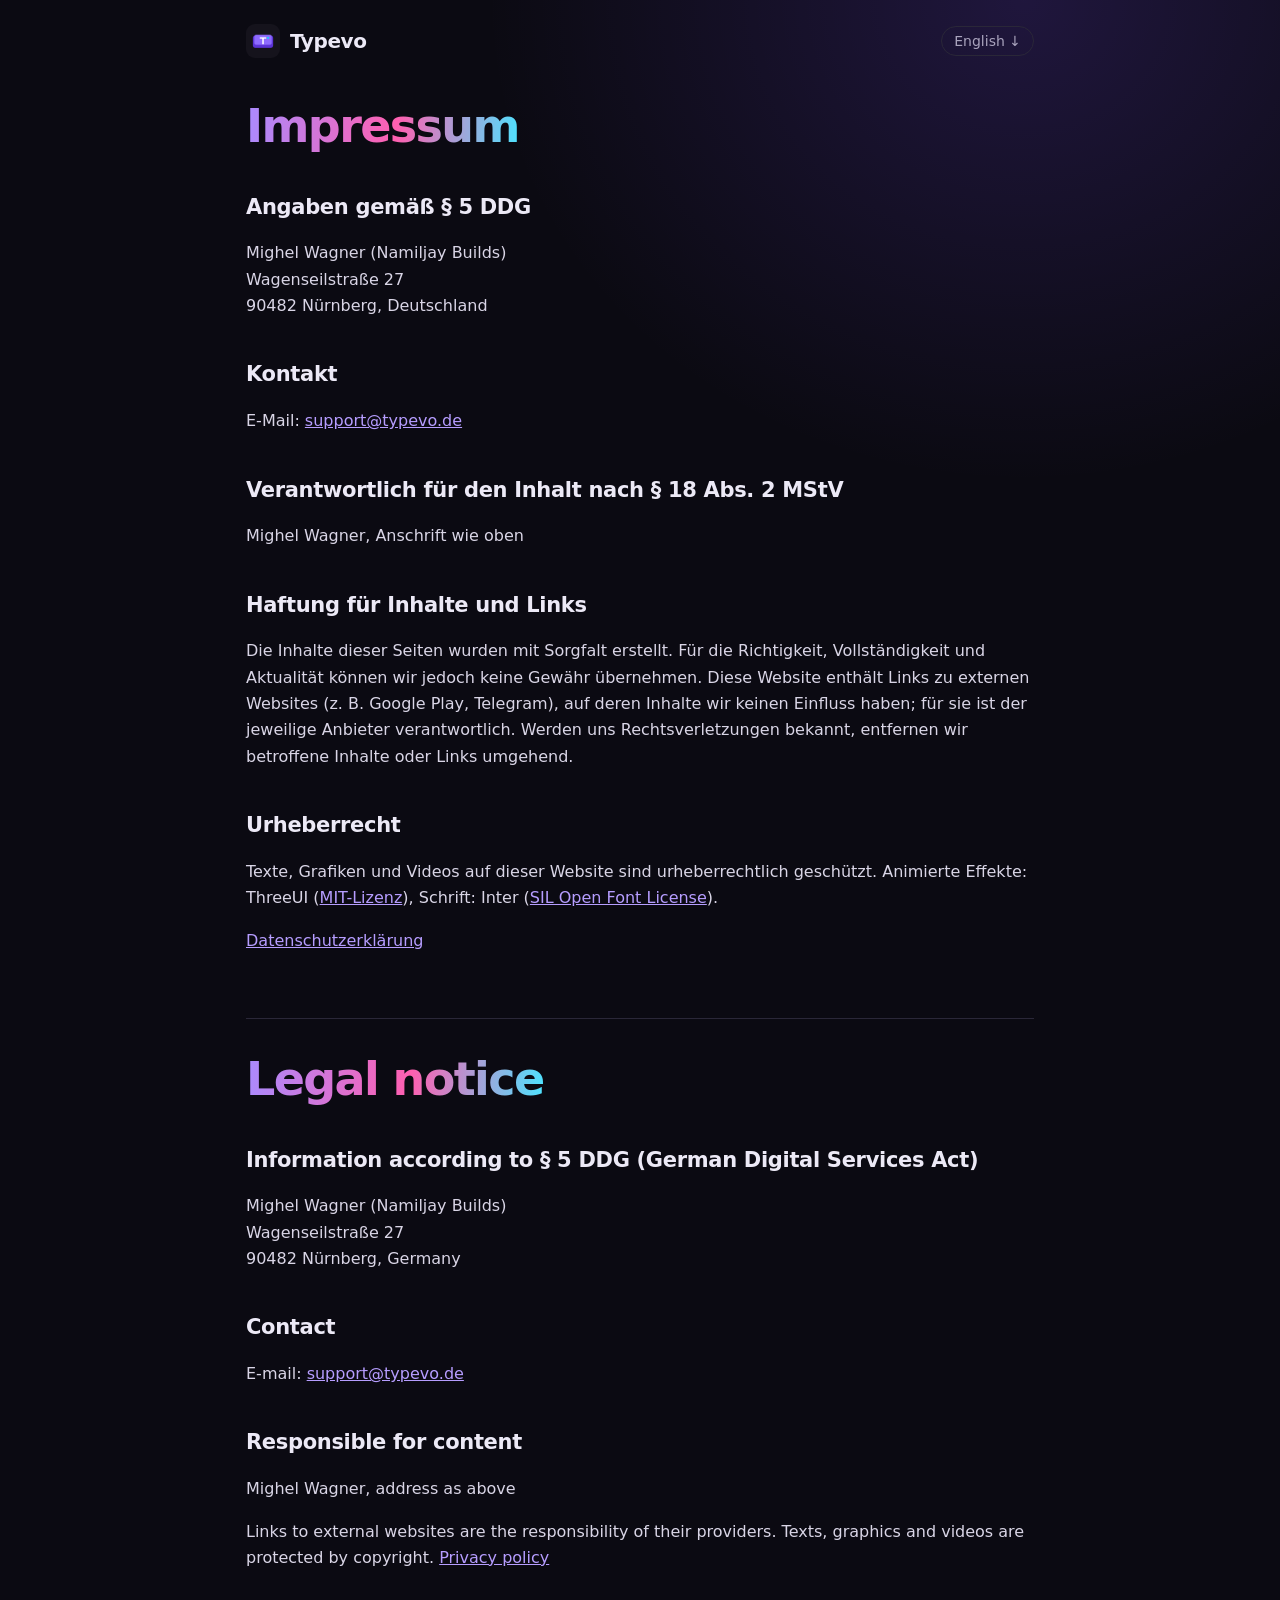
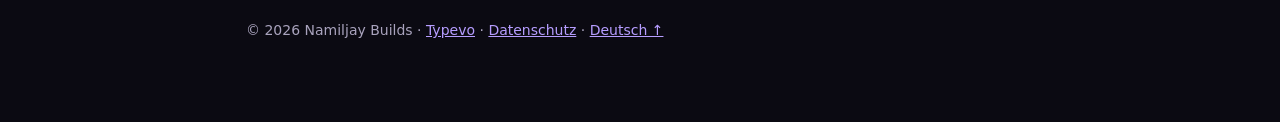
<file: impressum.html>
<!doctype html>
<html lang="de">
<head>
<meta charset="utf-8">
<meta name="viewport" content="width=device-width, initial-scale=1">
<title>Impressum – Typevo</title>
<meta name="description" content="Impressum der Typevo-Website. Legal notice of the Typevo website.">
<meta name="theme-color" content="#0b0a12">
<link rel="icon" type="image/png" href="assets/icon.png">
<style>
  :root { --bg: #0b0a12; --card: #15131f; --line: #2a2738; --text: #ece9f6; --muted: #a9a3bd; --accent: #b69dff; --pink: #ff5fb0; --cyan: #4de3ff; }
  * { box-sizing: border-box; }
  html { scroll-behavior: smooth; }
  body { margin: 0; background: radial-gradient(60% 40% at 80% 0%, rgba(124,77,255,.18), transparent 70%), var(--bg); color: var(--text);
    font: 16px/1.65 "Inter Display", Inter, system-ui, -apple-system, Roboto, "Segoe UI", sans-serif; }
  .wrap { max-width: 820px; margin: 0 auto; padding: 24px 16px 80px; }
  header { display: flex; justify-content: space-between; align-items: center; gap: 12px; flex-wrap: wrap; padding-bottom: 8px; }
  .brand { display: flex; align-items: center; gap: 10px; color: var(--text); text-decoration: none; font-weight: 800; font-size: 20px; letter-spacing: -.02em; }
  .brand img { width: 34px; height: 34px; border-radius: 9px; }
  .lang a { color: var(--muted); text-decoration: none; border: 1px solid var(--line); border-radius: 999px; padding: 6px 12px; font-size: 14px; }
  h1 { font-size: clamp(30px, 6vw, 46px); line-height: 1.08; letter-spacing: -.035em; margin: 36px 0 6px; }
  h1 span { background: linear-gradient(95deg, #a98bff, var(--pink) 55%, var(--cyan)); -webkit-background-clip: text; background-clip: text; color: transparent; }
  h2 { font-size: 21px; letter-spacing: -.015em; margin: 38px 0 8px; scroll-margin-top: 16px; }
  h3 { font-size: 17px; margin: 22px 0 4px; }
  p, li { color: #d9d5e6; }
  .date { color: var(--muted); margin: 0 0 22px; }
  .tldr { background: var(--card); border: 1px solid var(--line); border-radius: 18px; padding: 18px 20px; }
  .tldr ul { margin: 8px 0 0; padding-left: 20px; }
  .toc { columns: 2; column-gap: 28px; padding-left: 20px; color: var(--muted); }
  .toc a { color: var(--muted); }
  a { color: var(--accent); }
  mark { background: #ffd23f; color: #1a1400; border-radius: 4px; padding: 0 4px; }
  table { width: 100%; border-collapse: collapse; margin: 10px 0; font-size: 15px; }
  td, th { border-top: 1px solid var(--line); padding: 9px 8px; vertical-align: top; text-align: left; }
  th { color: var(--muted); font-weight: 600; }
  hr { border: none; border-top: 1px solid var(--line); margin: 64px 0 0; }
  footer { margin-top: 48px; color: var(--muted); font-size: 14px; }
  @media (max-width: 600px) { .toc { columns: 1; } table, thead, tbody, tr, td, th { display: block; } th { display: none; } td { border: none; padding: 2px 0; } tr { border-top: 1px solid var(--line); padding: 8px 0; } }
</style>
</head>
<body>
<div class="wrap">
<header>
  <a class="brand" href="index.html"><img src="assets/icon.png" alt="">Typevo</a>
  <nav class="lang"><a href="#en" hreflang="en">English ↓</a></nav>
</header>
<main>
<section id="de">
<h1><span>Impressum</span></h1>
<h2>Angaben gemäß § 5 DDG</h2>
<p>Mighel Wagner (Namiljay Builds)<br>Wagenseilstraße 27<br>90482 Nürnberg, Deutschland</p>
<h2>Kontakt</h2>
<p>E-Mail: <a href="mailto:support@typevo.de">support@typevo.de</a></p>
<h2>Verantwortlich für den Inhalt nach § 18 Abs. 2 MStV</h2>
<p>Mighel Wagner, Anschrift wie oben</p>
<h2>Haftung für Inhalte und Links</h2>
<p>Die Inhalte dieser Seiten wurden mit Sorgfalt erstellt. Für die Richtigkeit, Vollständigkeit und Aktualität können wir jedoch keine Gewähr übernehmen. Diese Website enthält Links zu externen Websites (z. B. Google Play, Telegram), auf deren Inhalte wir keinen Einfluss haben; für sie ist der jeweilige Anbieter verantwortlich. Werden uns Rechtsverletzungen bekannt, entfernen wir betroffene Inhalte oder Links umgehend.</p>
<h2>Urheberrecht</h2>
<p>Texte, Grafiken und Videos auf dieser Website sind urheberrechtlich geschützt. Animierte Effekte: ThreeUI (<a href="licenses/threeui-LICENSE.txt">MIT-Lizenz</a>), Schrift: Inter (<a href="licenses/inter-OFL.txt">SIL Open Font License</a>).</p>
<p><a href="privacy-policy.html">Datenschutzerklärung</a></p>
</section>
<hr>
<section id="en" lang="en">
<h1><span>Legal notice</span></h1>
<h2>Information according to § 5 DDG (German Digital Services Act)</h2>
<p>Mighel Wagner (Namiljay Builds)<br>Wagenseilstraße 27<br>90482 Nürnberg, Germany</p>
<h2>Contact</h2>
<p>E-mail: <a href="mailto:support@typevo.de">support@typevo.de</a></p>
<h2>Responsible for content</h2>
<p>Mighel Wagner, address as above</p>
<p>Links to external websites are the responsibility of their providers. Texts, graphics and videos are protected by copyright. <a href="privacy-policy.html#en">Privacy policy</a></p>
</section>
</main>
<footer>© 2026 Namiljay Builds · <a href="index.html">Typevo</a> · <a href="privacy-policy.html">Datenschutz</a> · <a href="#de">Deutsch ↑</a></footer>
</div>
</body>
</html>
</file>
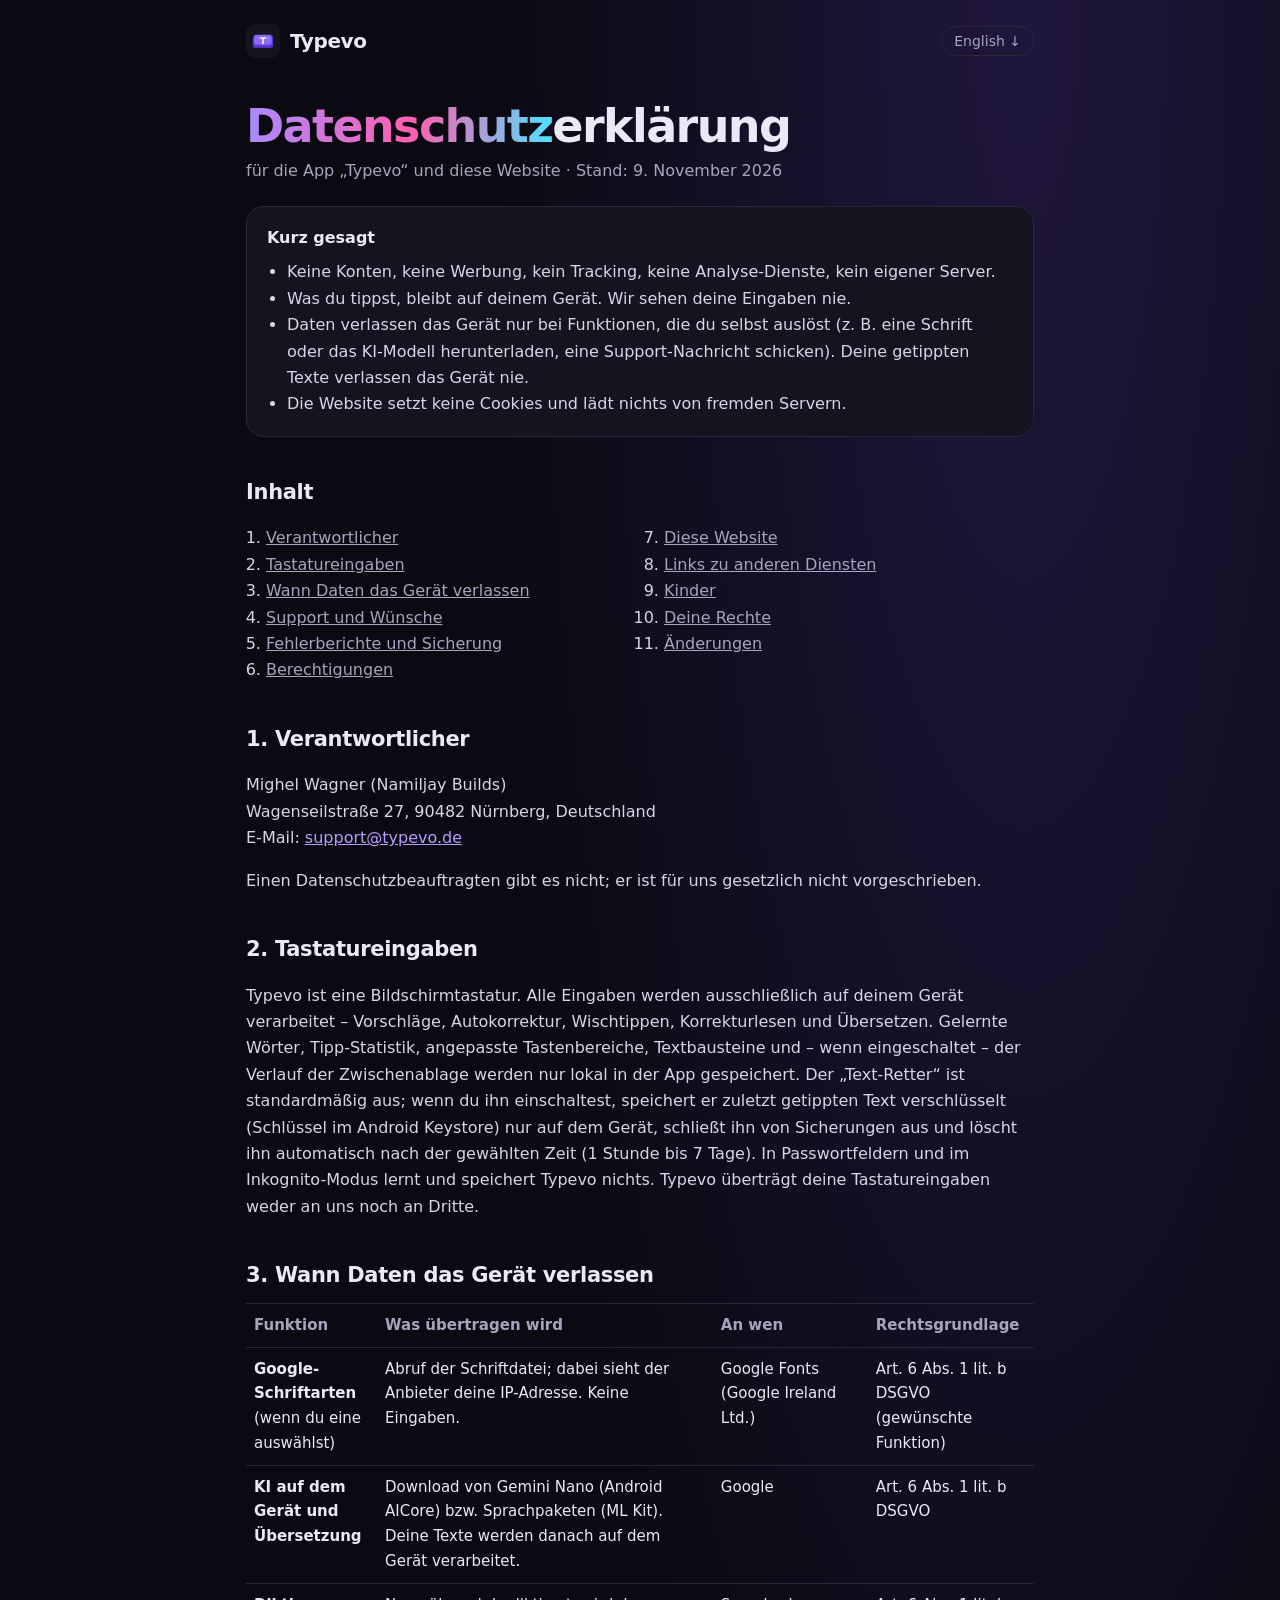
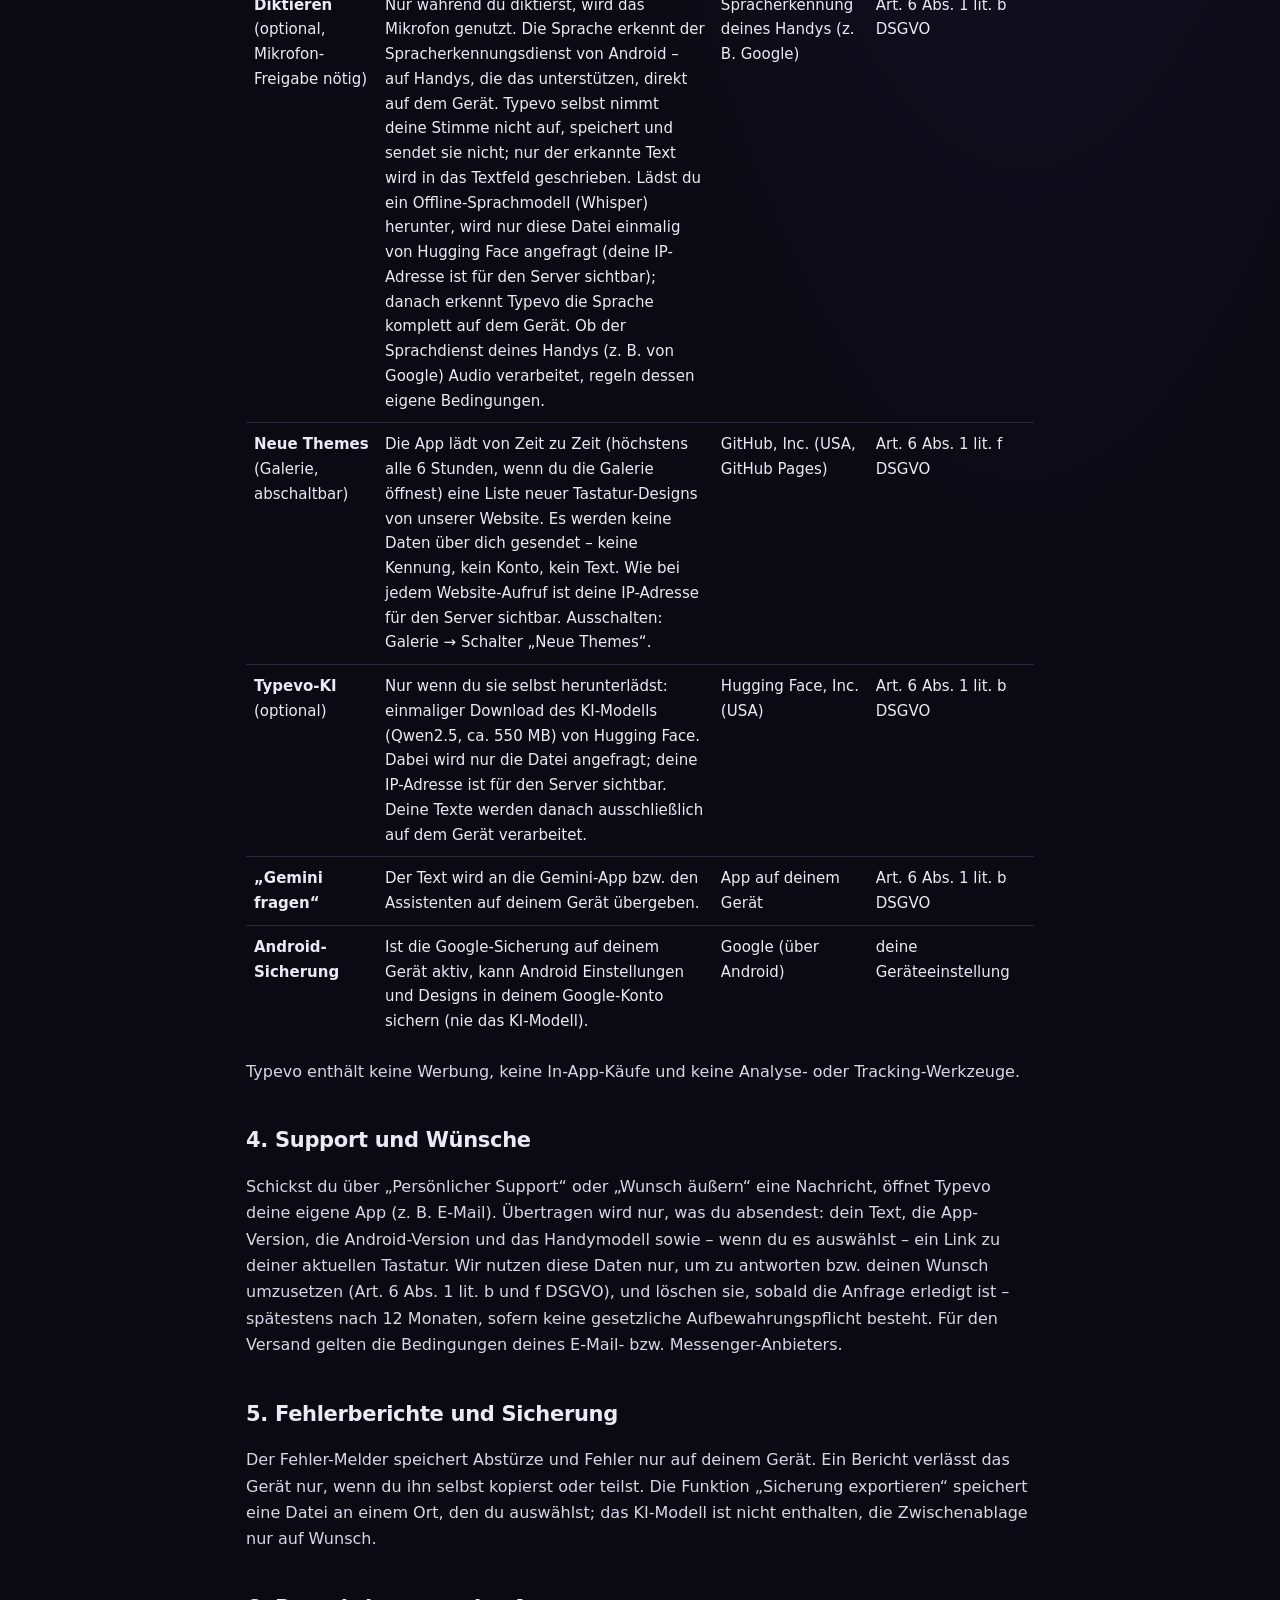
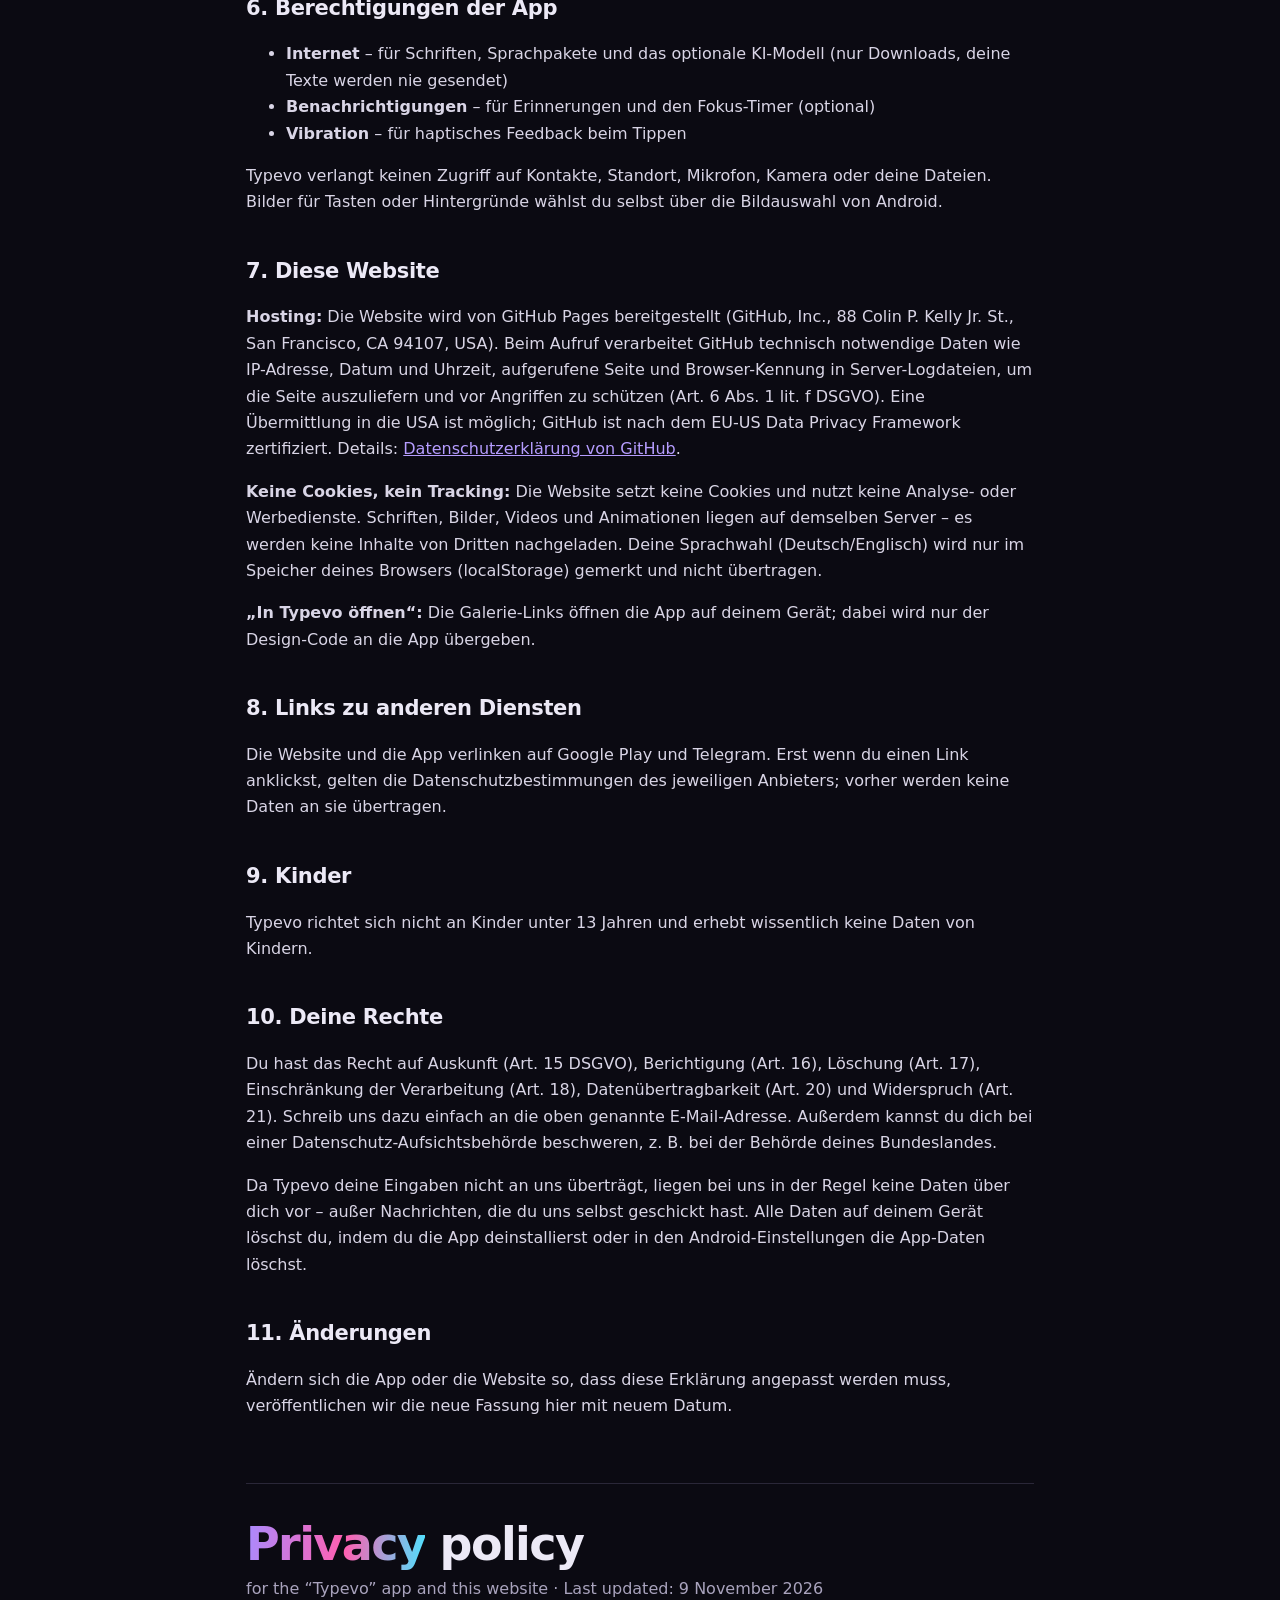
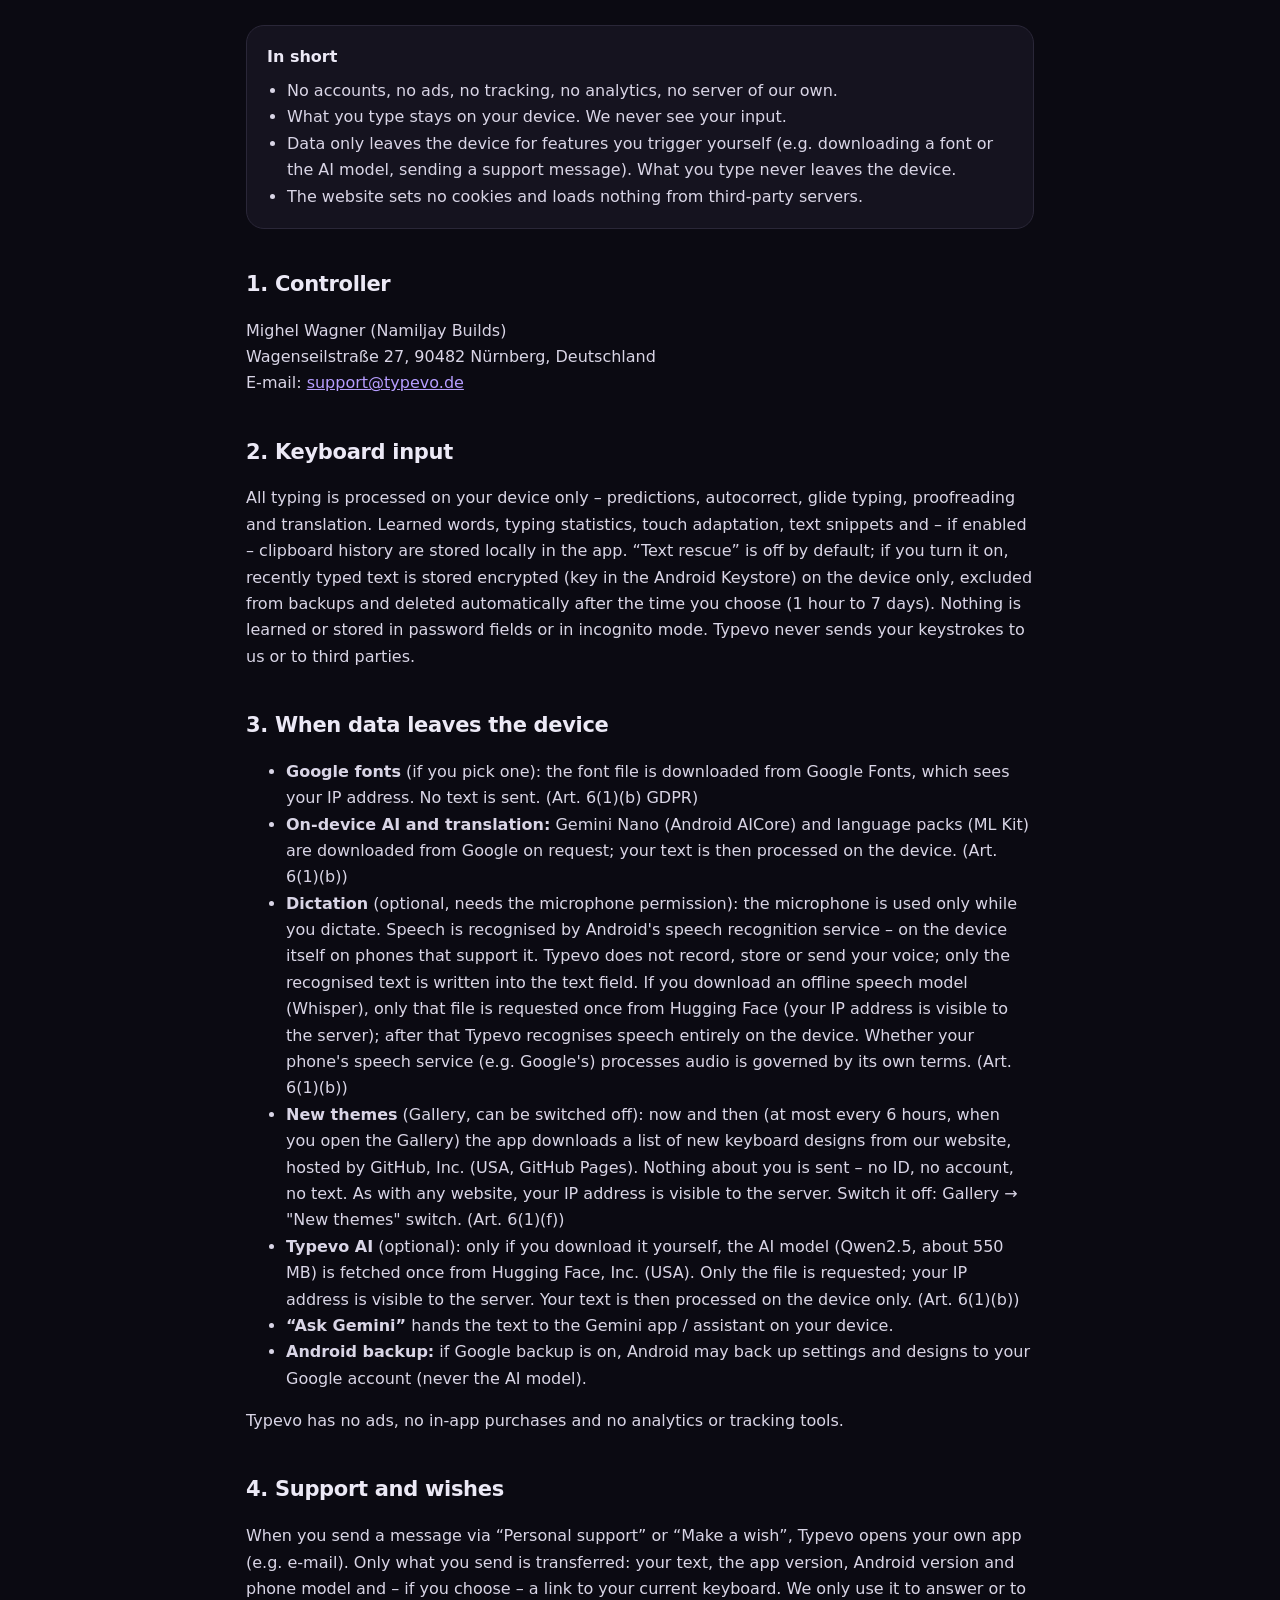
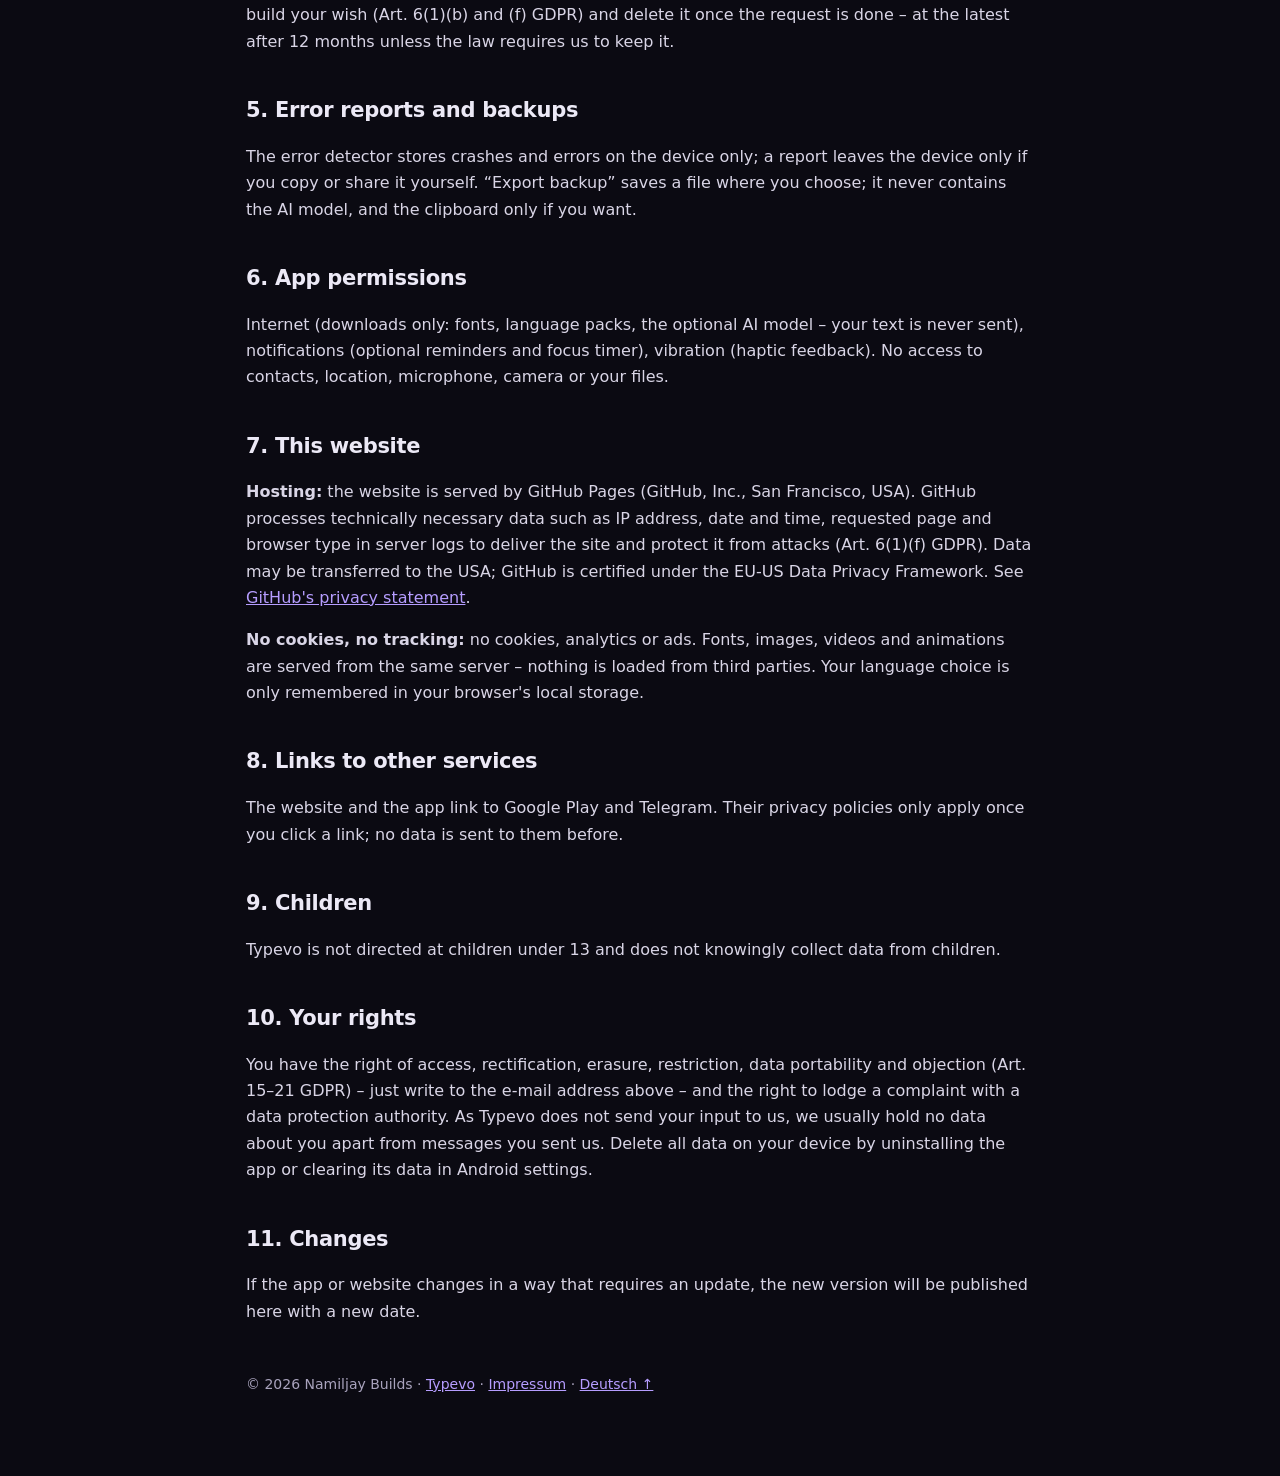
<file: privacy-policy.html>
<!doctype html>
<html lang="de">
<head>
<meta charset="utf-8">
<meta name="viewport" content="width=device-width, initial-scale=1">
<title>Datenschutz – Typevo</title>
<meta name="description" content="Datenschutzerklärung der Android-Tastatur Typevo und dieser Website. Privacy policy of the Typevo keyboard and this website.">
<meta name="robots" content="index, follow">
<meta name="theme-color" content="#0b0a12">
<link rel="icon" type="image/png" href="assets/icon.png">
<style>
  :root { --bg: #0b0a12; --card: #15131f; --line: #2a2738; --text: #ece9f6; --muted: #a9a3bd; --accent: #b69dff; --pink: #ff5fb0; --cyan: #4de3ff; }
  * { box-sizing: border-box; }
  html { scroll-behavior: smooth; }
  body { margin: 0; background: radial-gradient(60% 40% at 80% 0%, rgba(124,77,255,.18), transparent 70%), var(--bg); color: var(--text);
    font: 16px/1.65 "Inter Display", Inter, system-ui, -apple-system, Roboto, "Segoe UI", sans-serif; }
  .wrap { max-width: 820px; margin: 0 auto; padding: 24px 16px 80px; }
  header { display: flex; justify-content: space-between; align-items: center; gap: 12px; flex-wrap: wrap; padding-bottom: 8px; }
  .brand { display: flex; align-items: center; gap: 10px; color: var(--text); text-decoration: none; font-weight: 800; font-size: 20px; letter-spacing: -.02em; }
  .brand img { width: 34px; height: 34px; border-radius: 9px; }
  .lang a { color: var(--muted); text-decoration: none; border: 1px solid var(--line); border-radius: 999px; padding: 6px 12px; font-size: 14px; }
  h1 { font-size: clamp(30px, 6vw, 46px); line-height: 1.08; letter-spacing: -.035em; margin: 36px 0 6px; }
  h1 span { background: linear-gradient(95deg, #a98bff, var(--pink) 55%, var(--cyan)); -webkit-background-clip: text; background-clip: text; color: transparent; }
  h2 { font-size: 21px; letter-spacing: -.015em; margin: 38px 0 8px; scroll-margin-top: 16px; }
  h3 { font-size: 17px; margin: 22px 0 4px; }
  p, li { color: #d9d5e6; }
  .date { color: var(--muted); margin: 0 0 22px; }
  .tldr { background: var(--card); border: 1px solid var(--line); border-radius: 18px; padding: 18px 20px; }
  .tldr ul { margin: 8px 0 0; padding-left: 20px; }
  .toc { columns: 2; column-gap: 28px; padding-left: 20px; color: var(--muted); }
  .toc a { color: var(--muted); }
  a { color: var(--accent); }
  mark { background: #ffd23f; color: #1a1400; border-radius: 4px; padding: 0 4px; }
  table { width: 100%; border-collapse: collapse; margin: 10px 0; font-size: 15px; }
  td, th { border-top: 1px solid var(--line); padding: 9px 8px; vertical-align: top; text-align: left; }
  th { color: var(--muted); font-weight: 600; }
  hr { border: none; border-top: 1px solid var(--line); margin: 64px 0 0; }
  footer { margin-top: 48px; color: var(--muted); font-size: 14px; }
  @media (max-width: 600px) { .toc { columns: 1; } table, thead, tbody, tr, td, th { display: block; } th { display: none; } td { border: none; padding: 2px 0; } tr { border-top: 1px solid var(--line); padding: 8px 0; } }
</style>
</head>
<body>
<div class="wrap">
<header>
  <a class="brand" href="index.html"><img src="assets/icon.png" alt="">Typevo</a>
  <nav class="lang"><a href="#en" hreflang="en">English ↓</a></nav>
</header>

<main>
<section id="de">
<h1><span>Datenschutz</span>erklärung</h1>
<p class="date">für die App „Typevo“ und diese Website · Stand: 9. November 2026</p>

<div class="tldr"><strong>Kurz gesagt</strong>
<ul>
  <li>Keine Konten, keine Werbung, kein Tracking, keine Analyse-Dienste, kein eigener Server.</li>
  <li>Was du tippst, bleibt auf deinem Gerät. Wir sehen deine Eingaben nie.</li>
  <li>Daten verlassen das Gerät nur bei Funktionen, die du selbst auslöst (z. B. eine Schrift oder das KI-Modell herunterladen, eine Support-Nachricht schicken). Deine getippten Texte verlassen das Gerät nie.</li>
  <li>Die Website setzt keine Cookies und lädt nichts von fremden Servern.</li>
</ul></div>

<h2>Inhalt</h2>
<ol class="toc">
  <li><a href="#de-1">Verantwortlicher</a></li><li><a href="#de-2">Tastatureingaben</a></li><li><a href="#de-3">Wann Daten das Gerät verlassen</a></li>
  <li><a href="#de-4">Support und Wünsche</a></li><li><a href="#de-5">Fehlerberichte und Sicherung</a></li><li><a href="#de-6">Berechtigungen</a></li>
  <li><a href="#de-7">Diese Website</a></li><li><a href="#de-8">Links zu anderen Diensten</a></li><li><a href="#de-9">Kinder</a></li>
  <li><a href="#de-10">Deine Rechte</a></li><li><a href="#de-11">Änderungen</a></li>
</ol>

<h2 id="de-1">1. Verantwortlicher</h2>
<p>Mighel Wagner (Namiljay Builds)<br>Wagenseilstraße 27, 90482 Nürnberg, Deutschland<br>E-Mail: <a href="mailto:support@typevo.de">support@typevo.de</a></p>
<p>Einen Datenschutzbeauftragten gibt es nicht; er ist für uns gesetzlich nicht vorgeschrieben.</p>

<h2 id="de-2">2. Tastatureingaben</h2>
<p>Typevo ist eine Bildschirmtastatur. Alle Eingaben werden ausschließlich auf deinem Gerät verarbeitet – Vorschläge, Autokorrektur, Wischtippen, Korrekturlesen und Übersetzen. Gelernte Wörter, Tipp-Statistik, angepasste Tastenbereiche, Textbausteine und – wenn eingeschaltet – der Verlauf der Zwischenablage werden nur lokal in der App gespeichert. Der „Text-Retter“ ist standardmäßig aus; wenn du ihn einschaltest, speichert er zuletzt getippten Text verschlüsselt (Schlüssel im Android Keystore) nur auf dem Gerät, schließt ihn von Sicherungen aus und löscht ihn automatisch nach der gewählten Zeit (1 Stunde bis 7 Tage). In Passwortfeldern und im Inkognito-Modus lernt und speichert Typevo nichts. Typevo überträgt deine Tastatureingaben weder an uns noch an Dritte.</p>

<h2 id="de-3">3. Wann Daten das Gerät verlassen</h2>
<table>
<thead><tr><th>Funktion</th><th>Was übertragen wird</th><th>An wen</th><th>Rechtsgrundlage</th></tr></thead>
<tbody>
<tr><td><b>Google-Schriftarten</b> (wenn du eine auswählst)</td><td>Abruf der Schriftdatei; dabei sieht der Anbieter deine IP-Adresse. Keine Eingaben.</td><td>Google Fonts (Google Ireland Ltd.)</td><td>Art. 6 Abs. 1 lit. b DSGVO (gewünschte Funktion)</td></tr>
<tr><td><b>KI auf dem Gerät und Übersetzung</b></td><td>Download von Gemini Nano (Android AICore) bzw. Sprachpaketen (ML Kit). Deine Texte werden danach auf dem Gerät verarbeitet.</td><td>Google</td><td>Art. 6 Abs. 1 lit. b DSGVO</td></tr>
<tr><td><b>Diktieren</b> (optional, Mikrofon-Freigabe nötig)</td><td>Nur während du diktierst, wird das Mikrofon genutzt. Die Sprache erkennt der Spracherkennungsdienst von Android – auf Handys, die das unterstützen, direkt auf dem Gerät. Typevo selbst nimmt deine Stimme nicht auf, speichert und sendet sie nicht; nur der erkannte Text wird in das Textfeld geschrieben. Lädst du ein Offline-Sprachmodell (Whisper) herunter, wird nur diese Datei einmalig von Hugging Face angefragt (deine IP-Adresse ist für den Server sichtbar); danach erkennt Typevo die Sprache komplett auf dem Gerät. Ob der Sprachdienst deines Handys (z. B. von Google) Audio verarbeitet, regeln dessen eigene Bedingungen.</td><td>Spracherkennung deines Handys (z. B. Google)</td><td>Art. 6 Abs. 1 lit. b DSGVO</td></tr>
<tr><td><b>Neue Themes</b> (Galerie, abschaltbar)</td><td>Die App lädt von Zeit zu Zeit (höchstens alle 6 Stunden, wenn du die Galerie öffnest) eine Liste neuer Tastatur-Designs von unserer Website. Es werden keine Daten über dich gesendet – keine Kennung, kein Konto, kein Text. Wie bei jedem Website-Aufruf ist deine IP-Adresse für den Server sichtbar. Ausschalten: Galerie → Schalter „Neue Themes“.</td><td>GitHub, Inc. (USA, GitHub Pages)</td><td>Art. 6 Abs. 1 lit. f DSGVO</td></tr>
<tr><td><b>Typevo-KI</b> (optional)</td><td>Nur wenn du sie selbst herunterlädst: einmaliger Download des KI-Modells (Qwen2.5, ca. 550 MB) von Hugging Face. Dabei wird nur die Datei angefragt; deine IP-Adresse ist für den Server sichtbar. Deine Texte werden danach ausschließlich auf dem Gerät verarbeitet.</td><td>Hugging Face, Inc. (USA)</td><td>Art. 6 Abs. 1 lit. b DSGVO</td></tr>
<tr><td><b>„Gemini fragen“</b></td><td>Der Text wird an die Gemini-App bzw. den Assistenten auf deinem Gerät übergeben.</td><td>App auf deinem Gerät</td><td>Art. 6 Abs. 1 lit. b DSGVO</td></tr>
<tr><td><b>Android-Sicherung</b></td><td>Ist die Google-Sicherung auf deinem Gerät aktiv, kann Android Einstellungen und Designs in deinem Google-Konto sichern (nie das KI-Modell).</td><td>Google (über Android)</td><td>deine Geräteeinstellung</td></tr>
</tbody></table>
<p>Typevo enthält keine Werbung, keine In-App-Käufe und keine Analyse- oder Tracking-Werkzeuge.</p>

<h2 id="de-4">4. Support und Wünsche</h2>
<p>Schickst du über „Persönlicher Support“ oder „Wunsch äußern“ eine Nachricht, öffnet Typevo deine eigene App (z. B. E-Mail). Übertragen wird nur, was du absendest: dein Text, die App-Version, die Android-Version und das Handymodell sowie – wenn du es auswählst – ein Link zu deiner aktuellen Tastatur. Wir nutzen diese Daten nur, um zu antworten bzw. deinen Wunsch umzusetzen (Art. 6 Abs. 1 lit. b und f DSGVO), und löschen sie, sobald die Anfrage erledigt ist – spätestens nach 12 Monaten, sofern keine gesetzliche Aufbewahrungspflicht besteht. Für den Versand gelten die Bedingungen deines E-Mail- bzw. Messenger-Anbieters.</p>

<h2 id="de-5">5. Fehlerberichte und Sicherung</h2>
<p>Der Fehler-Melder speichert Abstürze und Fehler nur auf deinem Gerät. Ein Bericht verlässt das Gerät nur, wenn du ihn selbst kopierst oder teilst. Die Funktion „Sicherung exportieren“ speichert eine Datei an einem Ort, den du auswählst; das KI-Modell ist nicht enthalten, die Zwischenablage nur auf Wunsch.</p>

<h2 id="de-6">6. Berechtigungen der App</h2>
<ul>
  <li><b>Internet</b> – für Schriften, Sprachpakete und das optionale KI-Modell (nur Downloads, deine Texte werden nie gesendet)</li>
  <li><b>Benachrichtigungen</b> – für Erinnerungen und den Fokus-Timer (optional)</li>
  <li><b>Vibration</b> – für haptisches Feedback beim Tippen</li>
</ul>
<p>Typevo verlangt keinen Zugriff auf Kontakte, Standort, Mikrofon, Kamera oder deine Dateien. Bilder für Tasten oder Hintergründe wählst du selbst über die Bildauswahl von Android.</p>

<h2 id="de-7">7. Diese Website</h2>
<p><b>Hosting:</b> Die Website wird von GitHub Pages bereitgestellt (GitHub, Inc., 88 Colin P. Kelly Jr. St., San Francisco, CA 94107, USA). Beim Aufruf verarbeitet GitHub technisch notwendige Daten wie IP-Adresse, Datum und Uhrzeit, aufgerufene Seite und Browser-Kennung in Server-Logdateien, um die Seite auszuliefern und vor Angriffen zu schützen (Art. 6 Abs. 1 lit. f DSGVO). Eine Übermittlung in die USA ist möglich; GitHub ist nach dem EU-US Data Privacy Framework zertifiziert. Details: <a href="https://docs.github.com/de/site-policy/privacy-policies/github-general-privacy-statement" rel="noopener">Datenschutzerklärung von GitHub</a>.</p>
<p><b>Keine Cookies, kein Tracking:</b> Die Website setzt keine Cookies und nutzt keine Analyse- oder Werbedienste. Schriften, Bilder, Videos und Animationen liegen auf demselben Server – es werden keine Inhalte von Dritten nachgeladen. Deine Sprachwahl (Deutsch/Englisch) wird nur im Speicher deines Browsers (localStorage) gemerkt und nicht übertragen.</p>
<p><b>„In Typevo öffnen“:</b> Die Galerie-Links öffnen die App auf deinem Gerät; dabei wird nur der Design-Code an die App übergeben.</p>

<h2 id="de-8">8. Links zu anderen Diensten</h2>
<p>Die Website und die App verlinken auf Google Play und Telegram. Erst wenn du einen Link anklickst, gelten die Datenschutzbestimmungen des jeweiligen Anbieters; vorher werden keine Daten an sie übertragen.</p>

<h2 id="de-9">9. Kinder</h2>
<p>Typevo richtet sich nicht an Kinder unter 13 Jahren und erhebt wissentlich keine Daten von Kindern.</p>

<h2 id="de-10">10. Deine Rechte</h2>
<p>Du hast das Recht auf Auskunft (Art. 15 DSGVO), Berichtigung (Art. 16), Löschung (Art. 17), Einschränkung der Verarbeitung (Art. 18), Datenübertragbarkeit (Art. 20) und Widerspruch (Art. 21). Schreib uns dazu einfach an die oben genannte E-Mail-Adresse. Außerdem kannst du dich bei einer Datenschutz-Aufsichtsbehörde beschweren, z. B. bei der Behörde deines Bundeslandes.</p>
<p>Da Typevo deine Eingaben nicht an uns überträgt, liegen bei uns in der Regel keine Daten über dich vor – außer Nachrichten, die du uns selbst geschickt hast. Alle Daten auf deinem Gerät löschst du, indem du die App deinstallierst oder in den Android-Einstellungen die App-Daten löschst.</p>

<h2 id="de-11">11. Änderungen</h2>
<p>Ändern sich die App oder die Website so, dass diese Erklärung angepasst werden muss, veröffentlichen wir die neue Fassung hier mit neuem Datum.</p>
</section>

<hr>

<section id="en" lang="en">
<h1><span>Privacy</span> policy</h1>
<p class="date">for the “Typevo” app and this website · Last updated: 9 November 2026</p>

<div class="tldr"><strong>In short</strong>
<ul>
  <li>No accounts, no ads, no tracking, no analytics, no server of our own.</li>
  <li>What you type stays on your device. We never see your input.</li>
  <li>Data only leaves the device for features you trigger yourself (e.g. downloading a font or the AI model, sending a support message). What you type never leaves the device.</li>
  <li>The website sets no cookies and loads nothing from third-party servers.</li>
</ul></div>

<h2>1. Controller</h2>
<p>Mighel Wagner (Namiljay Builds)<br>Wagenseilstraße 27, 90482 Nürnberg, Deutschland<br>E-mail: <a href="mailto:support@typevo.de">support@typevo.de</a></p>

<h2>2. Keyboard input</h2>
<p>All typing is processed on your device only – predictions, autocorrect, glide typing, proofreading and translation. Learned words, typing statistics, touch adaptation, text snippets and – if enabled – clipboard history are stored locally in the app. “Text rescue” is off by default; if you turn it on, recently typed text is stored encrypted (key in the Android Keystore) on the device only, excluded from backups and deleted automatically after the time you choose (1 hour to 7 days). Nothing is learned or stored in password fields or in incognito mode. Typevo never sends your keystrokes to us or to third parties.</p>

<h2>3. When data leaves the device</h2>
<ul>
  <li><b>Google fonts</b> (if you pick one): the font file is downloaded from Google Fonts, which sees your IP address. No text is sent. (Art. 6(1)(b) GDPR)</li>
  <li><b>On-device AI and translation:</b> Gemini Nano (Android AICore) and language packs (ML Kit) are downloaded from Google on request; your text is then processed on the device. (Art. 6(1)(b))</li>
  <li><b>Dictation</b> (optional, needs the microphone permission): the microphone is used only while you dictate. Speech is recognised by Android's speech recognition service – on the device itself on phones that support it. Typevo does not record, store or send your voice; only the recognised text is written into the text field. If you download an offline speech model (Whisper), only that file is requested once from Hugging Face (your IP address is visible to the server); after that Typevo recognises speech entirely on the device. Whether your phone's speech service (e.g. Google's) processes audio is governed by its own terms. (Art. 6(1)(b))</li>
  <li><b>New themes</b> (Gallery, can be switched off): now and then (at most every 6 hours, when you open the Gallery) the app downloads a list of new keyboard designs from our website, hosted by GitHub, Inc. (USA, GitHub Pages). Nothing about you is sent – no ID, no account, no text. As with any website, your IP address is visible to the server. Switch it off: Gallery → "New themes" switch. (Art. 6(1)(f))</li>
  <li><b>Typevo AI</b> (optional): only if you download it yourself, the AI model (Qwen2.5, about 550 MB) is fetched once from Hugging Face, Inc. (USA). Only the file is requested; your IP address is visible to the server. Your text is then processed on the device only. (Art. 6(1)(b))</li>
  <li><b>“Ask Gemini”</b> hands the text to the Gemini app / assistant on your device.</li>
  <li><b>Android backup:</b> if Google backup is on, Android may back up settings and designs to your Google account (never the AI model).</li>
</ul>
<p>Typevo has no ads, no in-app purchases and no analytics or tracking tools.</p>

<h2>4. Support and wishes</h2>
<p>When you send a message via “Personal support” or “Make a wish”, Typevo opens your own app (e.g. e-mail). Only what you send is transferred: your text, the app version, Android version and phone model and – if you choose – a link to your current keyboard. We only use it to answer or to build your wish (Art. 6(1)(b) and (f) GDPR) and delete it once the request is done – at the latest after 12 months unless the law requires us to keep it.</p>

<h2>5. Error reports and backups</h2>
<p>The error detector stores crashes and errors on the device only; a report leaves the device only if you copy or share it yourself. “Export backup” saves a file where you choose; it never contains the AI model, and the clipboard only if you want.</p>

<h2>6. App permissions</h2>
<p>Internet (downloads only: fonts, language packs, the optional AI model – your text is never sent), notifications (optional reminders and focus timer), vibration (haptic feedback). No access to contacts, location, microphone, camera or your files.</p>

<h2>7. This website</h2>
<p><b>Hosting:</b> the website is served by GitHub Pages (GitHub, Inc., San Francisco, USA). GitHub processes technically necessary data such as IP address, date and time, requested page and browser type in server logs to deliver the site and protect it from attacks (Art. 6(1)(f) GDPR). Data may be transferred to the USA; GitHub is certified under the EU-US Data Privacy Framework. See <a href="https://docs.github.com/en/site-policy/privacy-policies/github-general-privacy-statement" rel="noopener">GitHub's privacy statement</a>.</p>
<p><b>No cookies, no tracking:</b> no cookies, analytics or ads. Fonts, images, videos and animations are served from the same server – nothing is loaded from third parties. Your language choice is only remembered in your browser's local storage.</p>

<h2>8. Links to other services</h2>
<p>The website and the app link to Google Play and Telegram. Their privacy policies only apply once you click a link; no data is sent to them before.</p>

<h2>9. Children</h2>
<p>Typevo is not directed at children under 13 and does not knowingly collect data from children.</p>

<h2>10. Your rights</h2>
<p>You have the right of access, rectification, erasure, restriction, data portability and objection (Art. 15–21 GDPR) – just write to the e-mail address above – and the right to lodge a complaint with a data protection authority. As Typevo does not send your input to us, we usually hold no data about you apart from messages you sent us. Delete all data on your device by uninstalling the app or clearing its data in Android settings.</p>

<h2>11. Changes</h2>
<p>If the app or website changes in a way that requires an update, the new version will be published here with a new date.</p>
</section>
</main>

<footer>© 2026 Namiljay Builds · <a href="index.html">Typevo</a> · <a href="impressum.html">Impressum</a> · <a href="#de">Deutsch ↑</a></footer>
</div>
</body>
</html>
</file>
<file: site/index-LqxlY8GP.css>
.threeui-mount,.text-path-study,.article-headings-component,.animated-top-dock-component,.typography-vortex-component,.landscape-scene,.japanese-tower-landscape,.liquid-metal-button,.spark-badge,.threeui-background{position:relative;width:100%;height:100%;min-width:0;min-height:0;overflow:hidden}.japanese-tower-landscape{isolation:isolate;background:#ecdcbc}.japanese-tower-landscape__frame{position:absolute;inset:0;display:block;width:100%;height:100%;border:0;background:#ecdcbc;opacity:0;transition:opacity .18s ease-out}.japanese-tower-landscape__frame.is-ready{opacity:1}.landscape-scene{isolation:isolate;background:#ecdcbc}.landscape-scene__frame{position:absolute;inset:0;display:block;width:100%;height:100%;border:0;background:#ecdcbc;opacity:0;transition:opacity .18s ease-out;touch-action:none}.landscape-scene__frame.is-ready{opacity:1}.liquid-metal-button{isolation:isolate;background:#070708}.liquid-metal-button__frame{position:absolute;inset:0;display:block;width:100%;height:100%;border:0;background:#070708;opacity:0;transition:opacity .18s ease-out}.liquid-metal-button__frame.is-ready{opacity:1}@media(prefers-reduced-motion:reduce){.liquid-metal-button__frame{transition:none}}.spark-badge{isolation:isolate;background:#000}.spark-badge__frame{position:absolute;inset:0;display:block;width:100%;height:100%;border:0;background:#000;opacity:0;transition:opacity .18s ease-out}.spark-badge__frame.is-ready{opacity:1}.text-path-study{isolation:isolate;background:#08090a}.text-path-study--light{background:#f3f5f8}.text-path-study-frame{position:absolute;inset:0;display:block;width:100%;height:100%;border:0;background:transparent;transform-origin:50% 50%}.threeui-background{position:relative;isolation:isolate;background:#030304}.threeui-background.condensation{background:transparent}.threeui-background.predictive-arc--light,.threeui-background.data-pixel-arc--light{background:#f3f6f1}.typography-vortex-component.typography-vortex-component--light{background:#eef1f6}.typography-vortex-component--light .typography-vortex-component__hint{color:#1c1e268c}.threeui-background>canvas{position:absolute;inset:0;display:block;width:100%;height:100%}.temple-night-scene,.temple-night-canvas{display:block;width:100%;height:100%}.temple-night-scene{position:relative;overflow:hidden;background:#05070a}.temple-night-canvas{position:relative;z-index:1;opacity:0;touch-action:none}.temple-night-canvas.is-ready{opacity:1}.temple-night-unavailable{position:absolute;inset:0;display:grid;place-items:center;margin:0;color:#a9b2b7;background:#05070a}.bookshelf,.bookshelf__canvas,.sketchbook,.sketchbook__frame{display:block;width:100%;height:100%}.bookshelf{position:relative;container-type:inline-size;overflow:hidden;background:#171a24;outline:none}.bookshelf__canvas{position:absolute;inset:0;opacity:0;touch-action:none}.bookshelf__canvas.is-ready{opacity:1}.bookshelf__source-controls{display:none}.bookshelf__unavailable{position:absolute;inset:0;display:grid;place-items:center;margin:0;padding:24px;color:#f4eee6;text-align:center}.sketchbook{position:relative;overflow:hidden;background:#ece7dc}.sketchbook__frame{border:0;opacity:0;background:#ece7dc}.sketchbook__frame.is-ready{opacity:1}@font-face{font-family:ThreeUI Fragment Mono;font-style:normal;font-weight:400;font-display:swap;src:url([data-uri]) format("woff2")}.article-headings-component,.animated-top-dock-component,.typography-vortex-component{container-type:inline-size;color:#ecece8;background:#0b0b0b;font-family:Geist,Helvetica Neue,Helvetica,Arial,sans-serif}.article-headings-component{display:grid;grid-template-rows:auto 1fr 1fr;padding:clamp(20px,5.4cqw,74px) clamp(20px,6.2cqw,86px);isolation:isolate}.article-headings-component:after,.animated-top-dock-component:after,.typography-vortex-component:after{position:absolute;inset:0;z-index:5;pointer-events:none;content:"";opacity:.12;background-image:url("data:image/svg+xml,%3Csvg viewBox='0 0 180 180' xmlns='http://www.w3.org/2000/svg'%3E%3Cfilter id='n'%3E%3CfeTurbulence type='fractalNoise' baseFrequency='.85' numOctaves='3' stitchTiles='stitch'/%3E%3C/filter%3E%3Crect width='100%25' height='100%25' filter='url(%23n)' opacity='.16'/%3E%3C/svg%3E");mix-blend-mode:soft-light}.article-headings-component__header{display:flex;justify-content:space-between;padding-bottom:clamp(14px,2.6cqw,30px);color:#62625e;font:400 clamp(8px,.85cqw,10px) / 1 "ThreeUI Fragment Mono",ui-monospace,monospace;letter-spacing:.12em}.article-headings-component__entry{display:grid;grid-template-columns:clamp(28px,4cqw,56px) minmax(0,1fr) auto;align-items:center;gap:clamp(10px,2.2cqw,30px);border-top:1px solid #2a2a28}.article-headings-component__entry h2{margin:0;color:#e9e9e5;font-size:clamp(18px,3.2cqw,44px);font-weight:600;line-height:1.08;letter-spacing:-.02em}.article-headings-component__index,.article-headings-component__meta{color:#60605c;font:400 clamp(8px,.85cqw,10px) / 1.3 "ThreeUI Fragment Mono",ui-monospace,monospace;letter-spacing:.06em}.article-headings-component__meta{text-align:right}.article-headings-component--light{color:#202128;background:#f3f5f8}.article-headings-component--light .article-headings-component__header,.article-headings-component--light .article-headings-component__index,.article-headings-component--light .article-headings-component__meta{color:#71737b}.article-headings-component--light .article-headings-component__entry{border-color:#d9dce3}.article-headings-component--light .article-headings-component__entry h2{color:#1d1f26}.typography-vortex-component{position:relative;isolation:isolate;touch-action:none;cursor:crosshair}.typography-vortex-component canvas{position:absolute;inset:0;display:block;width:100%;height:100%}.typography-vortex-component__hint,.animated-top-dock-component__caption{position:absolute;z-index:6;color:#62625e;font:400 9px/1 ThreeUI Fragment Mono,ui-monospace,monospace;letter-spacing:.1em}.typography-vortex-component__hint{right:18px;bottom:16px}.animated-top-dock-component{position:relative;display:grid;place-items:center;isolation:isolate;background:radial-gradient(circle at 50% 20%,rgba(255,255,255,.035),transparent 34%),#080808}.animated-top-dock__nav{position:absolute;top:clamp(24px,5cqw,46px);left:50%;z-index:10;display:flex;align-items:flex-start;gap:3px;height:38px;padding:4px;overflow:visible;border:1px solid #292929;border-radius:11px;background:#0e0e0edb;box-shadow:0 12px 34px #0000007a,inset 0 1px #ffffff09;-webkit-backdrop-filter:blur(18px) saturate(75%);backdrop-filter:blur(18px) saturate(75%);transform:translate(-50%);isolation:isolate}.animated-top-dock__item{position:relative;z-index:6;display:inline-flex;flex:none;align-items:center;justify-content:center;height:28px;min-width:0;padding:0;border:1px solid transparent;border-radius:7px;outline:none;color:#858580;background:#151514e6;font:400 10px/1 ThreeUI Fragment Mono,ui-monospace,monospace;letter-spacing:.1em;white-space:nowrap;-webkit-backdrop-filter:blur(14px) saturate(70%);backdrop-filter:blur(14px) saturate(70%);transform-origin:50% 0;transition:color .15s,border-color .18s,background .18s,box-shadow .18s;will-change:width,height,transform;cursor:pointer}.animated-top-dock__item[data-dock-near=true],.animated-top-dock__item:focus-visible{z-index:7;color:#ecece8;border-color:#41413e;background:#1b1b1af0;box-shadow:0 7px 16px #00000042}.animated-top-dock__logo{width:28px;height:28px;overflow:hidden;background:#e8e8e3}.animated-top-dock__logo svg{display:block;width:100%;height:100%}.animated-top-dock__link{gap:6px;width:94px;padding:0 9px}.animated-top-dock__link[aria-pressed=true]{color:#111;border-color:#e8e8e3;background:#e8e8e3;box-shadow:0 7px 18px #00000047}.animated-top-dock__icon{display:inline-flex;flex:none;align-items:center;justify-content:center;width:13px;height:13px;opacity:.62;transition:opacity .16s}.animated-top-dock__icon svg{display:block;width:100%;height:100%;fill:none;stroke:currentColor;stroke-width:1.2;stroke-linecap:round;stroke-linejoin:round}.animated-top-dock__item[data-dock-near=true] .animated-top-dock__icon,.animated-top-dock__item:focus-visible .animated-top-dock__icon{opacity:1}.animated-top-dock-component__caption{right:18px;bottom:16px}@media(max-width:600px){.article-headings-component{padding:18px}.article-headings-component__entry{grid-template-columns:24px minmax(0,1fr)}.article-headings-component__entry h2{font-size:clamp(17px,5.5vw,26px)}.article-headings-component__meta{display:none}.animated-top-dock__nav{top:24px;gap:2px;height:36px}.animated-top-dock__item{height:26px!important;transform:none!important}.animated-top-dock__logo{width:26px!important;height:26px!important}.animated-top-dock__link{width:auto!important;padding:0 7px;font-size:8px;letter-spacing:.07em}.animated-top-dock__icon{display:none}}@media(prefers-reduced-motion:reduce){.animated-top-dock__item{transform:none!important}}.animated-top-dock-component.atd-modern,.animated-top-dock-component.atd-retro,.animated-top-dock-component.atd-glass{--atd-top: clamp(16px, 2.6cqw, 46px);--atd-bar-width: min(1460px, calc(100% - clamp(24px, 4.2cqw, 96px)) );--atd-bar-height: clamp(48px, 3.4cqw, 68px);--atd-bar-pad: clamp(5px, .42cqw, 9px);--atd-bar-lead: clamp(14px, 1.15cqw, 25px);--atd-item-height: clamp(30px, 2.2cqw, 44px);--atd-item-pad: clamp(10px, .86cqw, 18px);--atd-label: clamp(12px, .78cqw, 17px);--atd-icon: clamp(13px, .92cqw, 19px);--atd-gap: clamp(5px, .44cqw, 9px);--atd-brand: clamp(13px, .94cqw, 20px);--atd-mark: clamp(22px, 1.55cqw, 33px);--atd-action-height: clamp(34px, 2.5cqw, 50px);display:block;overflow:hidden}.atd-modern__bar,.atd-retro__bar{position:absolute;top:var(--atd-top);left:50%;z-index:10;display:flex;align-items:center;justify-content:space-between;width:var(--atd-bar-width);height:var(--atd-bar-height);transform:translate(-50%)}.atd-modern__bar{width:max-content;max-width:var(--atd-bar-width);padding:var(--atd-bar-pad) var(--atd-bar-pad) var(--atd-bar-pad) var(--atd-bar-lead)}.atd-modern__dock{display:flex;flex:none;gap:clamp(2px,.2cqw,5px);align-items:flex-start;justify-content:center;height:var(--atd-item-height)}.atd-modern__item,.atd-retro__item,.atd-glass__item{display:inline-flex;flex:none;gap:var(--atd-gap);align-items:center;justify-content:center;height:var(--atd-item-height);padding:0 var(--atd-item-pad);outline:none;white-space:nowrap;transform-origin:50% 0;will-change:width,height,transform;cursor:pointer}.atd-modern__brand,.atd-glass__brand,.atd-retro__brand{display:inline-flex;flex:none;gap:clamp(7px,.6cqw,13px);align-items:center;text-decoration:none}.atd-modern__mark,.atd-glass__mark{display:block;width:var(--atd-mark);height:var(--atd-mark);overflow:hidden}.atd-modern__mark svg,.atd-glass__mark svg{display:block;width:100%;height:100%}.atd-modern__word,.atd-glass__word{font-size:var(--atd-brand);font-weight:600;letter-spacing:-.018em}.atd-modern__actions{display:inline-flex;flex:none;gap:clamp(4px,.34cqw,8px);align-items:center}.atd-modern__ghost{height:var(--atd-action-height);padding:0 clamp(12px,.95cqw,20px);border:0;border-radius:999px;background:transparent;font:500 var(--atd-label) / 1 inherit;transition:color .16s,background .16s;cursor:pointer}.atd-modern__cta,.atd-glass__cta{height:var(--atd-action-height);border-radius:999px;font:600 var(--atd-label) / 1 inherit;letter-spacing:-.01em;white-space:nowrap;transition:transform .18s cubic-bezier(.22,1,.36,1),box-shadow .18s;cursor:pointer}.animated-top-dock-component.atd-modern{--atd-bar-width: min(1240px, calc(100% - clamp(24px, 5cqw, 120px)) );background:#07080c}.atd-modern__aurora{position:absolute;inset:-24% -12% auto;z-index:1;height:82%;pointer-events:none;background:radial-gradient(58% 62% at 22% 36%,rgba(78,116,255,.4),transparent 68%),radial-gradient(46% 56% at 78% 20%,rgba(186,96,255,.3),transparent 70%),radial-gradient(40% 48% at 52% 6%,rgba(56,220,214,.2),transparent 72%),radial-gradient(34% 40% at 50% 14%,rgba(255,255,255,.07),transparent 76%);filter:blur(8px)}.atd-modern__bar{gap:clamp(14px,2.4cqw,40px);border:1px solid rgba(255,255,255,.045);border-radius:999px;background:linear-gradient(180deg,#191b24db,#0c0d12d1);box-shadow:0 22px 52px -24px #000000eb,inset 0 1px #ffffff0b;backdrop-filter:blur(22px) saturate(150%);-webkit-backdrop-filter:blur(22px) saturate(150%)}.atd-modern__brand{color:#f2f3f7}.atd-modern__mark{border-radius:50%;box-shadow:0 2px 8px #0000006b}.atd-modern__item{border:1px solid transparent;border-radius:999px;color:#9b9fae;background:transparent;font:500 var(--atd-label) / 1 inherit;letter-spacing:-.005em;transition:color .16s,border-color .18s,background .18s,box-shadow .18s,backdrop-filter .18s}.atd-modern__item[data-dock-near=true],.atd-modern__item:hover,.atd-modern__item:focus-visible{color:#f4f5f9;border-color:#ffffff0e;background:#ffffff0e;box-shadow:0 8px 20px -14px #000000e6,inset 0 1px #ffffff0d;backdrop-filter:blur(18px) saturate(170%);-webkit-backdrop-filter:blur(18px) saturate(170%)}.atd-modern__item[aria-pressed=true]{color:#0a0b10;border-color:transparent;background:linear-gradient(180deg,#fff,#dfe3ef);box-shadow:0 10px 24px -12px #7896ffbf,inset 0 -1px #00000024}.atd-modern__icon,.atd-glass__icon{display:inline-flex;flex:none;align-items:center;justify-content:center;width:var(--atd-icon);height:var(--atd-icon);opacity:.72;transition:opacity .16s}.atd-modern__icon svg,.atd-glass__icon svg{display:block;width:100%;height:100%;fill:none;stroke:currentColor;stroke-width:1.25;stroke-linecap:round;stroke-linejoin:round}.atd-modern__item[data-dock-near=true] .atd-modern__icon,.atd-modern__item[aria-pressed=true] .atd-modern__icon,.atd-glass__item[data-dock-near=true] .atd-glass__icon,.atd-glass__item[aria-pressed=true] .atd-glass__icon{opacity:1}.atd-modern__ghost{color:#a7abba}.atd-modern__ghost:hover{color:#f0f1f6;background:#ffffff0f}.atd-modern__cta{display:inline-flex;gap:var(--atd-gap);align-items:center;padding:0 var(--atd-bar-pad) 0 clamp(14px,1.1cqw,24px);border:0;color:#0a0b10;background:linear-gradient(180deg,#fff,#d8ddec);box-shadow:0 10px 26px -14px #96affff2,inset 0 -1px #00000029}.atd-modern__cta svg{box-sizing:border-box;width:calc(var(--atd-action-height) - clamp(12px,.9cqw,20px));height:calc(var(--atd-action-height) - clamp(12px,.9cqw,20px));padding:clamp(4px,.3cqw,7px);border-radius:999px;background:#0a0b101a;fill:none;stroke:currentColor;stroke-width:1.4;stroke-linecap:round;stroke-linejoin:round}.atd-modern__cta:hover{box-shadow:0 16px 32px -14px #96afff,inset 0 -1px #00000029;transform:translateY(-1px)}.atd-modern__stage{position:absolute;top:58%;left:50%;z-index:4;width:min(88cqw,1120px);text-align:center;pointer-events:none;transform:translate(-50%,-50%)}.atd-modern__eyebrow{margin:0 0 clamp(8px,.9cqw,18px);color:#7d84a0;font:400 clamp(8px,.62cqw,13px) / 1 "ThreeUI Fragment Mono",ui-monospace,monospace;letter-spacing:.22em;text-transform:uppercase}.atd-modern__headline{margin:0;padding:.08em 0 .14em;color:transparent;background:linear-gradient(180deg,#fff 16%,#ffffff4d);background-clip:text;-webkit-background-clip:text;font-size:clamp(30px,7.6cqw,150px);font-weight:400;line-height:1.04;letter-spacing:-.03em;text-wrap:balance}.animated-top-dock-component.atd-retro{--atd-label: clamp(9px, .68cqw, 15px);--atd-icon: clamp(10px, .78cqw, 17px);--atd-brand: clamp(11px, .8cqw, 18px);background:#0b0819}.atd-retro__field{position:absolute;inset:0;z-index:0;display:block;width:100%;height:100%;image-rendering:pixelated}.atd-retro__vignette{position:absolute;inset:0;z-index:1;pointer-events:none;background:radial-gradient(124% 90% at 50% 34%,transparent 28%,rgba(6,4,16,.62) 100%),linear-gradient(180deg,rgba(6,4,16,.6) 0%,transparent 24%,transparent 62%,rgba(6,4,16,.58) 100%)}.atd-retro:before{position:absolute;inset:0;z-index:11;pointer-events:none;content:"";opacity:calc(var(--atd-retro-scan, .32) * 1.5);background:repeating-linear-gradient(180deg,rgba(0,0,0,.42) 0 1px,transparent 1px 3px)}.atd-retro__bar{gap:0;padding:0;overflow:hidden;border:2px solid #f4e6c8;background:#1a1030;box-shadow:6px 6px #0604109e}.atd-retro__brand{height:100%;padding:0 clamp(12px,1.1cqw,26px);border-right:2px solid #4b2f7e;color:#f9c74f;background:#150c28;font:400 var(--atd-brand) / 1 "ThreeUI Fragment Mono",ui-monospace,monospace;letter-spacing:.12em}.atd-retro__dock{display:flex;flex:1 1 0;gap:0;align-items:stretch;min-width:0;height:100%}.atd-retro__badge{display:inline-flex;width:var(--atd-icon);height:var(--atd-icon)}.atd-retro__badge svg,.atd-retro__icon svg{display:block;width:100%;height:100%;fill:currentColor;shape-rendering:crispEdges}.atd-retro__item{height:100%;min-width:0;padding:0 clamp(6px,.5cqw,12px);overflow:hidden;border:0;border-right:2px solid #4b2f7e;color:#b9a7e8;background:#241548;font:400 var(--atd-label) / 1 "ThreeUI Fragment Mono",ui-monospace,monospace;letter-spacing:.14em;transition:color .1s steps(2),background .1s steps(2)}.atd-retro__item[data-dock-near=true],.atd-retro__item:focus-visible{color:#fff4d6;background:#3a2170}.atd-retro__item[aria-pressed=true]{color:#1a1030;background:#f9c74f}.atd-retro__icon{display:inline-flex;flex:none;width:var(--atd-icon);height:var(--atd-icon)}.atd-retro__cta{display:inline-flex;flex:none;gap:var(--atd-gap);align-items:center;height:100%;padding:0 clamp(14px,1.2cqw,28px);border:0;border-left:2px solid #f4e6c8;color:#1a1030;background:#f47b5c;font:400 var(--atd-label) / 1 "ThreeUI Fragment Mono",ui-monospace,monospace;letter-spacing:.16em;transition:background .1s steps(2),color .1s steps(2);cursor:pointer}.atd-retro__cta:hover{color:#1a1030;background:#f9c74f}.atd-retro__readout{position:absolute;bottom:clamp(30px,4.2cqw,74px);left:50%;z-index:8;display:flex;gap:clamp(12px,2.4cqw,42px);margin:0;color:#a08fd4;font:400 clamp(9px,.62cqw,13px) / 1 "ThreeUI Fragment Mono",ui-monospace,monospace;letter-spacing:.2em;transform:translate(-50%)}.animated-top-dock-component.atd-glass{--atd-rail-width: clamp(158px, 12.5cqw, 250px);background:#08090d}.atd-glass__field{position:absolute;inset:0;z-index:0;display:block;width:100%;height:100%}.atd-glass:before{position:absolute;inset:0 auto 0 0;z-index:5;width:42%;pointer-events:none;content:"";background:linear-gradient(90deg,#06070ba8,#06070b00)}.atd-glass__rail{position:absolute;top:50%;left:clamp(20px,3.4cqw,68px);z-index:10;display:flex;flex-direction:column;gap:clamp(6px,.5cqw,11px);align-items:stretch;width:var(--atd-rail-width);padding:var(--atd-bar-pad);border-radius:clamp(20px,1.7cqw,34px);background:linear-gradient(160deg,#ffffff26,#ffffff0d);box-shadow:0 30px 64px -26px #000000eb,inset 0 1px #ffffff70,inset 0 -1px #ffffff1f,inset 0 0 0 1px #ffffff24;backdrop-filter:blur(26px) saturate(190%);-webkit-backdrop-filter:blur(26px) saturate(190%);transform:translateY(-50%)}.atd-glass__rail:before{position:absolute;inset:0;pointer-events:none;content:"";border-radius:inherit;background:linear-gradient(168deg,#ffffff38,#fff0 30% 76%,#ffffff24)}.atd-glass__brand{position:relative;padding:clamp(6px,.5cqw,12px) clamp(8px,.7cqw,15px);color:#fbfbfe}.atd-glass__mark{border-radius:clamp(7px,.5cqw,11px);box-shadow:0 3px 10px #0000006b,inset 0 0 0 1px #ffffff4d}.atd-glass__hairline{height:1px;margin:clamp(2px,.2cqw,5px) clamp(6px,.5cqw,12px);background:linear-gradient(90deg,#ffffff0a,#ffffff42,#ffffff0a)}.atd-glass__dock{position:relative;display:flex;flex-direction:column;gap:clamp(2px,.2cqw,5px);align-items:stretch}.atd-glass__item{justify-content:flex-start;width:100%;border:1px solid transparent;border-radius:clamp(12px,1cqw,22px);color:#ffffffa8;background:transparent;font:500 var(--atd-label) / 1 inherit;letter-spacing:-.005em;transform-origin:0 50%;transition:color .18s,border-color .2s,background .2s,box-shadow .2s}.atd-glass__item[data-dock-near=true],.atd-glass__item:focus-visible{color:#fff;border-color:#ffffff3d;background:linear-gradient(180deg,#ffffff38,#ffffff12);box-shadow:inset 0 1px #ffffff75,0 8px 18px -10px #000c}.atd-glass__item[aria-pressed=true]{color:#0d0f16;border-color:#fff9;background:linear-gradient(180deg,#fff,#e6e9f4);box-shadow:0 10px 24px -12px #ffffff80,inset 0 -1px #00000024}.atd-glass__cta{display:inline-flex;gap:var(--atd-gap);align-items:center;justify-content:space-between;width:100%;padding:0 clamp(12px,1cqw,22px);border:1px solid rgba(255,255,255,.55);color:#0d0f16;background:linear-gradient(180deg,#fff,#dfe3f0);box-shadow:0 12px 30px -14px #fff9,inset 0 -1px #00000029}.atd-glass__cta svg{width:var(--atd-icon);height:var(--atd-icon);fill:none;stroke:currentColor;stroke-width:1.5;stroke-linecap:round;stroke-linejoin:round}.atd-glass__cta:hover{box-shadow:0 16px 34px -14px #ffffffbf,inset 0 -1px #00000029;transform:translateY(-1px)}.atd-modern .animated-top-dock-component__caption,.atd-glass .animated-top-dock-component__caption{color:#ffffff57}.atd-retro .animated-top-dock-component__caption{z-index:12;color:#7b6ab0}@container (max-width: 900px){.atd-modern__ghost{display:none}.atd-modern__item span:last-child,.atd-retro__item span:last-child{display:none}.atd-modern__cta span{display:none}.atd-modern__cta{padding:0 var(--atd-bar-pad)}.animated-top-dock-component.atd-glass{--atd-rail-width: auto}.atd-glass__item{justify-content:center}.atd-glass__item span:last-child,.atd-glass__word,.atd-glass__cta span{display:none}.atd-glass__cta{justify-content:center}}@media(max-width:600px){.atd-modern__word{display:none}.atd-modern__item{height:28px!important;transform:none!important}.atd-glass__item{height:auto!important;transform:none!important}.atd-retro__item{height:100%!important;transform:none!important}.atd-modern__stage{top:62%}.atd-retro__readout{display:none}}@media(prefers-reduced-motion:reduce){.atd-modern__item,.atd-retro__item,.atd-glass__item{transform:none!important}}.circle-buttons,.circle-buttons *,.circle-buttons *:before,.circle-buttons *:after{box-sizing:border-box}.circle-buttons{--circle-button-hue: 0deg;--circle-button-saturation: 1;--circle-button-brightness: 1;position:relative;display:grid;width:100%;height:100%;min-width:0;min-height:0;place-items:center;overflow:hidden;isolation:isolate;container-type:size;background:#111318;color-scheme:dark;filter:hue-rotate(var(--circle-button-hue)) saturate(var(--circle-button-saturation)) brightness(var(--circle-button-brightness))}.circle-buttons--play{background:#0a0a0a}.circle-buttons--light{background:#f4f7fb;color-scheme:light}.circle-buttons__atmosphere{position:absolute;width:min(62cqw,440px);height:min(50cqh,240px);border-radius:50%;background:#ffffff05;filter:blur(54px);pointer-events:none}.circle-button{position:relative;display:grid;width:clamp(56px,8cqw,72px);aspect-ratio:1;padding:0;place-items:center;overflow:visible;border:0;border-radius:50%;background:transparent;color:#ffffffb3;cursor:pointer;transform:translateZ(0);transition:transform .2s ease-in-out,filter .2s ease-in-out;-webkit-tap-highlight-color:transparent}.circle-button:disabled{cursor:not-allowed;filter:grayscale(.7);opacity:.48}.circle-button:focus-visible{outline:2px solid rgba(255,255,255,.88);outline-offset:7px}.circle-buttons--light .circle-button:focus-visible{outline-color:#111827cc}.circle-button__aura,.circle-button__rim,.circle-button__face,.circle-button__details,.circle-button__icon{position:absolute;inset:0;border-radius:inherit;pointer-events:none}.circle-button__face{z-index:1}.circle-button__rim{z-index:2}.circle-button__details{z-index:4}.circle-button__icon{z-index:5;display:grid;place-items:center}.circle-button__icon svg{width:30%;height:30%;overflow:visible}.circle-buttons--play .circle-button{overflow:hidden}.circle-buttons--play .circle-button__face{background:#171717b3;box-shadow:inset 2px 4px 16px #ffffff0f;-webkit-backdrop-filter:blur(50px);backdrop-filter:blur(50px)}.circle-buttons--play .circle-button__rim{border:1px solid rgba(255,255,255,.25);opacity:.25;-webkit-mask-image:linear-gradient(170deg,#000,transparent 50%);mask-image:linear-gradient(170deg,#000,transparent 50%)}.circle-buttons--play .circle-button__aura{z-index:3;top:50%;left:50%;width:200px;height:200px;background:conic-gradient(from 180deg,#ffffff03 180deg,#ffffff0d 360deg);filter:blur(15px);transform:translate(-50%,-50%);animation:circle-button-section-orbit 3.6s linear infinite;transition:opacity .5s}.circle-buttons--play .circle-button__face:after{position:absolute;inset:-38%;border-radius:50%;background:#ffffff1f;content:"";opacity:0;filter:blur(5px);transform:scale(.5);transition:opacity .5s,transform .7s;-webkit-mask-image:radial-gradient(50% 50%,#000,rgba(23,23,23,0));mask-image:radial-gradient(50% 50%,#000,#17171700)}.circle-buttons--play .circle-button__icon svg{margin-left:4%;fill:currentColor}.circle-buttons--play .circle-button:not(:disabled):hover .circle-button__aura{opacity:0}.circle-buttons--play .circle-button:not(:disabled):hover .circle-button__face:after{opacity:1;transform:scale(1)}.circle-buttons--play .circle-button:not(:disabled):active{transform:scale(.98)}.circle-buttons--light.circle-buttons--play .circle-button{color:#111827b3}.circle-buttons--light.circle-buttons--play .circle-button__face{background:#e8eaeec7;box-shadow:inset 2px 4px 16px #ffffffb8}.circle-buttons--light.circle-buttons--play .circle-button__rim{border-color:#11182747}.circle-buttons--plus .circle-buttons__atmosphere{display:none}.circle-buttons--plus .circle-button{color:#451a03}.circle-buttons--plus .circle-button__aura{inset:-4px;border-radius:inherit;background:#f59e0b66;opacity:.4;filter:blur(8px);transition:opacity .5s}.circle-buttons--plus .circle-button__face{background:linear-gradient(to bottom,#fde68a,#fcd34d,#f59e0b);box-shadow:0 0 0 1px #fbbf2480,0 4px #b45309,0 10px 15px -3px #00000080;transition:transform .15s,box-shadow .15s}.circle-buttons--plus .circle-button__icon svg{fill:none;stroke:currentColor;stroke-linecap:round;stroke-width:1.5}.circle-buttons--plus .circle-button:not(:disabled):hover .circle-button__aura{opacity:.75}.circle-buttons--plus .circle-button:not(:disabled):active{transform:translateY(2px)}.circle-buttons--plus .circle-button:not(:disabled):active .circle-button__face{box-shadow:0 0 0 1px #fbbf2480,0 2px #b45309}.circle-buttons--mail .circle-buttons__atmosphere{display:none}.circle-buttons--mail .circle-button{color:#ffffff45}.circle-buttons--mail .circle-button__face{border:1px solid rgba(255,255,255,.2);background:transparent;transition:background-color .2s ease-in-out}.circle-buttons--mail .circle-button__details{inset:-10px;border-radius:0}.circle-buttons--mail .circle-button__details i{position:absolute;width:8px;aspect-ratio:1;border-radius:2px;background:#ffffffab;opacity:0;transition:opacity .3s ease-in-out,transform .35s ease-in-out}.circle-buttons--mail .circle-button__details i:nth-of-type(1){top:-4px;left:-4px;transform:translate(34px,34px)}.circle-buttons--mail .circle-button__details i:nth-of-type(2){top:-4px;right:-4px;transform:translate(-34px,34px);transition-delay:.21s}.circle-buttons--mail .circle-button__details i:nth-of-type(3){right:-4px;bottom:-4px;transform:translate(-34px,-34px);transition-delay:.42s}.circle-buttons--mail .circle-button__details i:nth-of-type(4){bottom:-4px;left:-4px;transform:translate(34px,-34px);transition-delay:.63s}.circle-buttons--mail .circle-button__details b{position:absolute;display:block;opacity:0}.circle-buttons--mail .circle-button__details b:nth-of-type(1),.circle-buttons--mail .circle-button__details b:nth-of-type(3){right:0;left:0;height:1px;background-image:repeating-linear-gradient(90deg,transparent 0 2px,rgba(255,255,255,.67) 2px 4px);transform:scaleX(0)}.circle-buttons--mail .circle-button__details b:nth-of-type(1){top:0;transform-origin:top left;transition:transform .35s ease-in-out .28s,opacity 20ms linear .28s}.circle-buttons--mail .circle-button__details b:nth-of-type(3){bottom:0;transform-origin:bottom right;transition:transform .35s ease-in-out .7s,opacity 20ms linear .7s}.circle-buttons--mail .circle-button__details b:nth-of-type(2),.circle-buttons--mail .circle-button__details b:nth-of-type(4){top:0;bottom:0;width:1px;background-image:repeating-linear-gradient(0deg,transparent 0 2px,rgba(255,255,255,.67) 2px 4px);transform:scaleY(0)}.circle-buttons--mail .circle-button__details b:nth-of-type(2){right:0;transform-origin:top right;transition:transform .35s ease-in-out .49s,opacity 20ms linear .49s}.circle-buttons--mail .circle-button__details b:nth-of-type(4){left:0;transform-origin:bottom left;transition:transform .35s ease-in-out .84s,opacity 20ms linear .84s}.circle-buttons--mail .circle-button__icon svg{fill:#ffffff21;stroke:currentColor;stroke-linecap:round;stroke-linejoin:round;stroke-width:1.45;transition:fill .2s ease-in-out,stroke .2s ease-in-out}.circle-buttons--mail .circle-button:not(:disabled):hover{color:#ffffffab;transform:scale(1.05)}.circle-buttons--mail .circle-button:not(:disabled):hover .circle-button__face,.circle-buttons--mail .circle-button:not(:disabled):active .circle-button__face{background:#25358b}.circle-buttons--mail .circle-button:not(:disabled):hover .circle-button__details i,.circle-buttons--mail .circle-button:not(:disabled):hover .circle-button__details b{opacity:1;transform:none}.circle-buttons--mail .circle-button:not(:disabled):active{transform:scale(.98)}.circle-buttons--light.circle-buttons--mail .circle-button{color:#11182761}.circle-buttons--light.circle-buttons--mail .circle-button__face{border-color:#11182733}.circle-buttons--light.circle-buttons--mail .circle-button__details i{background:#11182794}.circle-buttons--light.circle-buttons--mail .circle-button__details b:nth-of-type(1),.circle-buttons--light.circle-buttons--mail .circle-button__details b:nth-of-type(3){background-image:repeating-linear-gradient(90deg,transparent 0 2px,rgba(17,24,39,.58) 2px 4px)}.circle-buttons--light.circle-buttons--mail .circle-button__details b:nth-of-type(2),.circle-buttons--light.circle-buttons--mail .circle-button__details b:nth-of-type(4){background-image:repeating-linear-gradient(0deg,transparent 0 2px,rgba(17,24,39,.58) 2px 4px)}.circle-buttons--light.circle-buttons--mail .circle-button:not(:disabled):hover{color:#ffffffab}@keyframes circle-button-section-orbit{0%{transform:translate(-50%,-50%) translate(0) rotate(0)}25%{transform:translate(-50%,-50%) translate(-30px) rotate(90deg)}50%{transform:translate(-50%,-50%) translate(0) rotate(180deg)}75%{transform:translate(-50%,-50%) translate(30px) rotate(270deg)}to{transform:translate(-50%,-50%) translate(0) rotate(360deg)}}@media(prefers-reduced-motion:reduce){.circle-buttons *,.circle-buttons *:before,.circle-buttons *:after{scroll-behavior:auto!important;animation-duration:1ms!important;animation-iteration-count:1!important;transition-duration:1ms!important}}.section-element,.section-element *,.section-element *:before,.section-element *:after{box-sizing:border-box}.section-element{position:relative;width:100%;height:100%;min-width:0;min-height:0;overflow:hidden;color:#fffffff2;background:#0a0a0a;font-family:-apple-system,BlinkMacSystemFont,Helvetica Neue,Arial,sans-serif;-webkit-font-smoothing:antialiased;container-type:size;isolation:isolate}.section-element button,.section-element input{font:inherit}.section-button{position:relative;display:inline-flex;align-items:center;justify-content:center;height:52px;padding:0 32px;overflow:hidden;border:0;border-radius:32px;color:#ffffffb3;background:transparent;font-size:14px;font-weight:600;line-height:1.4;cursor:pointer}.section-button:before,.section-button:after{position:absolute;inset:0;border-radius:inherit;content:""}.section-button:before{background:#171717b3;box-shadow:inset 2px 4px 16px #ffffff0f;-webkit-backdrop-filter:blur(50px);backdrop-filter:blur(50px)}.section-button:after{z-index:2;border:1px solid rgba(255,255,255,.25);opacity:.25;pointer-events:none;-webkit-mask-image:linear-gradient(170deg,#000,transparent 50%);mask-image:linear-gradient(170deg,#000,transparent 50%)}.section-button__title{position:relative;z-index:4}.section-button__circle{position:absolute;z-index:3;top:calc(50% - 100px);left:calc(50% - 100px);width:200px;height:200px}.section-button__circle:before,.section-button__circle:after{position:absolute;inset:0;border-radius:50%;content:""}.section-button__circle:before{background:conic-gradient(from 180deg,#ffffff03 180deg,#ffffff0d 360deg);filter:blur(15px);animation:section-button-circle 3.6s linear infinite;transition:opacity .5s}.section-button__circle:after{inset:30px;background:#ffffff1f;opacity:0;filter:blur(5px);transform:scale(.5);transition:opacity .5s,transform .7s;-webkit-mask-image:radial-gradient(50% 50%,#000,rgba(23,23,23,0));mask-image:radial-gradient(50% 50%,#000,#17171700)}.section-button:hover .section-button__circle:before{opacity:0}.section-button:hover .section-button__circle:after{opacity:1;transform:scale(1)}.section-button:active{transform:scale(.98)}@keyframes section-button-circle{0%{transform:translate(0) rotate(0)}25%{transform:translate(-30px) rotate(90deg)}50%{transform:translate(0) rotate(180deg)}75%{transform:translate(30px) rotate(270deg)}to{transform:translate(0) rotate(360deg)}}.section-label{position:relative;display:inline-flex;align-items:center;justify-content:center;height:28px;padding:2px 16px 0;overflow:hidden;border-radius:16px;color:#ffffff80;font-size:12px;font-weight:600;line-height:1.65;text-transform:uppercase}.section-label:before,.section-label:after{position:absolute;inset:0;border-radius:inherit;content:""}.section-label:before{z-index:3;inset:1.5px;background:#0a0a0a}.section-label:after{z-index:2;border:1.5px solid rgba(255,255,255,.05);opacity:.25;pointer-events:none;-webkit-mask-image:linear-gradient(170deg,#000,transparent 50%);mask-image:linear-gradient(170deg,#000,transparent 50%)}.section-label__title{position:relative;z-index:4;opacity:.8}.section-label__circle{position:absolute;z-index:1;top:calc(50% - 100px);left:calc(50% - 100px);width:200px;height:200px}.section-label__circle:before{position:absolute;inset:0;border-radius:50%;background:conic-gradient(from 180deg at 50% 51%,#ffffff03 330deg,#fff 360deg);filter:blur(15px);animation:section-button-circle 3.6s linear infinite;content:""}.section-element--glass-button{display:grid;place-items:center}.section-element--glass-button:before{position:absolute;top:50%;left:50%;width:min(62cqw,440px);height:min(50cqh,240px);border-radius:50%;background:#ffffff05;filter:blur(54px);transform:translate(-50%,-50%);content:""}.section-element--glass-button .section-button{width:clamp(144px,23cqw,288px);height:clamp(52px,8.3cqw,104px);border-radius:999px;font-size:clamp(14px,2.25cqw,28px)}.section-element--glass-button[data-mode=light]{background:#eeedeb;color:#111111f2}.section-element--glass-button[data-mode=light]:before{background:#1111110f}.section-element--glass-button[data-mode=light] .section-button{color:#111111b8}.section-element--glass-button[data-mode=light] .section-button:before{background:#ffffffb8;box-shadow:inset 2px 4px 16px #1111110d,0 10px 26px -12px #1116}.section-element--glass-button[data-mode=light] .section-button:after{border-color:#11111157;opacity:.45}.section-element--glass-button[data-mode=light] .section-button__circle:before{background:conic-gradient(from 180deg,#11111103 180deg,#11111112 360deg)}.section-element--glass-button[data-mode=light] .section-button__circle:after{background:#1111111f}.editorial-intro h2{margin:0;background:linear-gradient(93deg,#ffffffe6,#ffffff80);background-clip:text;color:transparent;font-size:clamp(18px,4.1cqw,54px);font-weight:700;letter-spacing:-.035em;line-height:1.04;-webkit-background-clip:text;-webkit-text-fill-color:transparent}.section-element--testimonial-intro{display:flex;flex-direction:column;align-items:center;justify-content:space-between;padding:clamp(20px,6cqh,56px) 24px clamp(26px,7cqh,64px);text-align:center}.editorial-intro__graphic{position:relative;width:min(58cqh,38cqw,420px);aspect-ratio:1;flex:0 0 auto}.editorial-intro__graphic:before,.editorial-intro__graphic:after{position:absolute;top:50%;left:50%;width:1px;height:20%;background:#ffffff21;content:"";transform:translate(-50%,-50%)}.editorial-intro__graphic:before{top:-3%}.editorial-intro__graphic:after{top:103%}.editorial-intro__dots,.editorial-intro__device,.editorial-intro__device>img:first-child{position:absolute;inset:0;width:100%;height:100%}.editorial-intro__dots{animation:section-dots-drift 8s ease-in-out infinite alternate}.editorial-intro__device{animation:section-device-float 6s ease-in-out infinite}.editorial-intro__keyboard{position:absolute;top:59.6%;left:50%;width:40.2%;transform:translate(-50%)}.editorial-intro__copy{position:relative;z-index:2}.editorial-intro__copy .section-label{margin-bottom:clamp(8px,2cqh,16px)}.editorial-intro__copy h2{font-size:clamp(23px,6.6cqw,84px);line-height:1}.editorial-intro__copy p{margin:clamp(8px,3.6cqh,32px) 0 0;color:#ffffffa3;font-size:clamp(10px,2.5cqw,32px);font-weight:300;line-height:1.4}@keyframes section-device-float{0%,to{transform:translateY(0)}50%{transform:translateY(-5px)}}@keyframes section-dots-drift{0%{transform:rotate(-.4deg) scale(.995)}to{transform:rotate(.5deg) scale(1.008)}}.section-element--newsletter-footer{display:flex;flex-direction:column;justify-content:flex-end;padding:0 clamp(24px,4.5cqw,90px) clamp(12px,2cqh,24px)}.newsletter-footer__row{display:flex;align-items:center;gap:40px;margin-bottom:clamp(18px,4.5cqh,32px)}.newsletter-footer__brand{display:flex;align-items:center;min-width:0;margin-right:auto}.newsletter-footer__mark{display:grid;flex:none;width:clamp(32px,4.4cqw,56px);height:clamp(32px,4.4cqw,56px);margin-right:clamp(16px,2.5cqw,32px);border:1px solid rgba(255,255,255,.12);border-radius:24%;place-items:center;background:linear-gradient(145deg,#ffffff21,#ffffff06);box-shadow:inset 0 1px #ffffff14,0 14px 28px #00000047}.newsletter-footer__mark span{color:#ffffffd1;font-size:clamp(9px,1.1cqw,14px);font-weight:600;letter-spacing:-.04em}.newsletter-footer__brand p{margin:0;color:#ffffffa3;font-size:clamp(10px,1.55cqw,20px);font-weight:300;line-height:1.6}.newsletter-footer__form{position:relative;flex:0 1 400px;height:60px;overflow:hidden;border-radius:30px;background:#1717174d}.newsletter-footer__form:before{position:absolute;inset:0;border:1.5px solid rgba(255,255,255,.02);border-radius:inherit;content:"";pointer-events:none;-webkit-mask-image:linear-gradient(175deg,#000,transparent 50%);mask-image:linear-gradient(175deg,#000,transparent 50%)}.newsletter-footer__form>svg{position:absolute;z-index:1;top:18px;left:22px;fill:#ffffff9e;stroke:#ffffff9e;stroke-width:1.5;pointer-events:none;transition:opacity .25s}.newsletter-footer__form input{width:100%;height:60px;padding:0 164px 0 60px;border:0;outline:0;border-radius:30px;color:#fffffff2;background:transparent;font-size:14px;line-height:1.4;transition:opacity .25s}.newsletter-footer__form input::placeholder{color:#ffffff80}.newsletter-footer__button{position:absolute;z-index:2;top:4px;right:4px;width:148px;padding:0 12px;transition:width .45s cubic-bezier(.32,.72,0,1),padding .45s cubic-bezier(.32,.72,0,1)}.newsletter-footer__ring{position:absolute;inset:-1px;border:1px solid transparent;border-radius:999px;opacity:0;pointer-events:none;transition:opacity .3s .25s}.newsletter-footer__form.is-success>svg,.newsletter-footer__form.is-success input{opacity:0}.newsletter-footer__form.is-success .newsletter-footer__button{width:calc(100% - 8px);padding:0 20px}.newsletter-footer__form.is-success .newsletter-footer__ring{border-color:#ffc23d80;opacity:1}.newsletter-footer__wordmark{width:100%;color:#f8f8f80e;font-size:clamp(50px,12.7cqw,164px);font-weight:700;letter-spacing:-.075em;line-height:.9;text-align:center;white-space:nowrap}.newsletter-footer__legal{display:flex;flex-wrap:wrap;justify-content:center;gap:8px clamp(12px,1.8cqw,24px);margin-top:clamp(14px,3.9cqh,28px);color:#ffffff80;font-size:clamp(8px,1.1cqw,14px);line-height:1.4;text-align:center}.newsletter-footer__legal a{color:#ffffffa3;text-decoration:none;transition:color .2s}.newsletter-footer__legal a:hover{color:#fff}@container (max-width: 720px){.section-element--newsletter-footer{padding-inline:18px}.newsletter-footer__row{gap:18px}.newsletter-footer__form{flex-basis:42%;height:44px}.newsletter-footer__form>svg{top:13px;left:14px;width:18px;height:18px}.newsletter-footer__form input{height:44px;padding:0 92px 0 42px;font-size:10px}.newsletter-footer__button{top:3px;right:3px;width:84px;height:38px;padding:0 8px;font-size:10px}}@container (max-height: 360px){.section-element--testimonial-intro{padding-block:14px 18px}.editorial-intro__copy p{margin-top:8px}.newsletter-footer__row{margin-bottom:12px}.newsletter-footer__legal{margin-top:10px}}@media(prefers-reduced-motion:reduce){.section-element *,.section-element *:before,.section-element *:after{animation:none!important;transition:none!important}}.threeui-background.gallery{position:absolute;inset:0;overflow:hidden;background-color:#f1f1ef;background-image:radial-gradient(rgba(13,13,13,.13) 1px,transparent 1px);background-size:28px 28px;pointer-events:none}.gallery__canvas{position:absolute;inset:0;display:block;width:100%;height:100%}.lumen-cta,.lumen-cta *,.lumen-cta *:before,.lumen-cta *:after{box-sizing:border-box}.lumen-cta{--lumen-cta-hue: 0deg;--lumen-cta-saturation: 1;--lumen-cta-brightness: 1;position:relative;display:grid;width:100%;height:100%;min-width:0;min-height:0;place-items:center;overflow:hidden;isolation:isolate;background:#0b0821}.lumen-cta--light{background:#f3f0fb}.lumen-cta__button{height:45px;display:inline-flex;align-items:center;gap:10px;padding:0 30px;border-radius:999px;border:0;outline:1px solid rgba(255,255,255,.1);text-decoration:none;font-family:Mulish,-apple-system,BlinkMacSystemFont,Segoe UI,sans-serif;font-size:15.7px;font-weight:600;line-height:1;color:#fff;white-space:nowrap;position:relative;cursor:pointer;appearance:none;background:linear-gradient(90deg,#050014,#0d0029,#1e0066,#2f00ab 60%,#5227c0 75%,#9470d9);box-shadow:0 4px 22px #4614be4d,inset 0 1px #ffffff24;filter:hue-rotate(var(--lumen-cta-hue)) saturate(var(--lumen-cta-saturation)) brightness(var(--lumen-cta-brightness));transition:filter .25s ease}.lumen-cta__button:hover:not(:disabled){filter:hue-rotate(var(--lumen-cta-hue)) saturate(var(--lumen-cta-saturation)) brightness(calc(var(--lumen-cta-brightness) * 1.12))}.lumen-cta__button:focus-visible{outline:2px solid rgba(255,255,255,.85);outline-offset:3px}.lumen-cta__button:disabled{cursor:default;opacity:.55}.lumen-cta__button--ghost{padding:0 33px;background:#ffffff05;outline-color:#fff3;box-shadow:none;backdrop-filter:blur(12px);-webkit-backdrop-filter:blur(12px);transition:background .25s ease,outline-color .25s ease}.lumen-cta__button--ghost:hover:not(:disabled){background:#ffffff17;filter:hue-rotate(var(--lumen-cta-hue)) saturate(var(--lumen-cta-saturation)) brightness(var(--lumen-cta-brightness))}.lumen-cta--light .lumen-cta__button--ghost{color:#1a1033;background:#0c062208;outline-color:#0c062229}.lumen-cta--light .lumen-cta__button--ghost:hover:not(:disabled){background:#0c062212}.lumen-cta__ring{width:7px;height:7px;border-radius:50%;border:1.3px solid rgba(255,255,255,.9);flex:0 0 auto}.lumen-cta--light .lumen-cta__button--ghost .lumen-cta__ring{border-color:#1a1033bf}@media(prefers-reduced-motion:reduce){.lumen-cta__button{transition:none}}.modern-toggle,.modern-toggle *,.modern-toggle *:before,.modern-toggle *:after{box-sizing:border-box}.modern-toggle{--modern-toggle-scale: 1;--modern-toggle-hue: 0deg;--modern-toggle-saturation: 1;--modern-toggle-brightness: 1;--modern-toggle-track: #e6e8ec;--modern-toggle-track-on: #2f6bff;--modern-toggle-edge: rgba(9, 12, 20, .09);--modern-toggle-edge-on: rgba(9, 12, 20, .06);--modern-toggle-thumb: #ffffff;--modern-toggle-thumb-shadow: 0 1px 1px rgba(9, 12, 20, .1), 0 6px 14px -4px rgba(9, 12, 20, .28);--modern-toggle-mark: #2f6bff;--modern-toggle-caption: rgba(15, 20, 32, .42);--modern-toggle-caption-on: rgba(15, 20, 32, .7);--modern-toggle-focus: rgba(47, 107, 255, .32);--modern-toggle-stage: #f7f8fa;--modern-toggle-stage-top: #ffffff;--modern-toggle-stage-bottom: #eceff4;--modern-toggle-halo: rgba(47, 107, 255, .1);position:relative;display:grid;width:100%;height:100%;min-width:0;min-height:0;place-items:center;overflow:hidden;isolation:isolate;container-type:size;background:linear-gradient(180deg,var(--modern-toggle-stage-top) 0%,var(--modern-toggle-stage) 62%,var(--modern-toggle-stage-bottom) 100%);color-scheme:light;filter:hue-rotate(var(--modern-toggle-hue)) saturate(var(--modern-toggle-saturation)) brightness(var(--modern-toggle-brightness));font-family:ui-sans-serif,-apple-system,SF Pro Text,Segoe UI,Roboto,Helvetica Neue,Arial,sans-serif}.modern-toggle[data-mode=dark]{--modern-toggle-track: #22262f;--modern-toggle-track-on: #3b7bff;--modern-toggle-edge: rgba(255, 255, 255, .1);--modern-toggle-edge-on: rgba(255, 255, 255, .16);--modern-toggle-thumb: #f2f4f8;--modern-toggle-thumb-shadow: 0 1px 1px rgba(0, 0, 0, .5), 0 8px 18px -6px rgba(0, 0, 0, .7);--modern-toggle-mark: #1f5cf0;--modern-toggle-caption: rgba(232, 237, 247, .4);--modern-toggle-caption-on: rgba(232, 237, 247, .74);--modern-toggle-focus: rgba(94, 145, 255, .4);--modern-toggle-stage: #0c0e13;--modern-toggle-stage-top: #14171f;--modern-toggle-stage-bottom: #06070a;--modern-toggle-halo: rgba(59, 123, 255, .16);color-scheme:dark}.modern-toggle__halo{position:absolute;width:min(72cqw,620px);height:min(72cqh,380px);border-radius:50%;background:radial-gradient(closest-side,var(--modern-toggle-halo),transparent 72%);opacity:0;transform:scale(.86);transition:opacity .5s ease,transform .6s cubic-bezier(.32,.72,0,1);pointer-events:none}.modern-toggle[data-state=on] .modern-toggle__halo{opacity:1;transform:scale(1)}.modern-toggle__stack{position:relative;display:grid;gap:clamp(12px,2.4cqh,24px);justify-items:center;transform:scale(var(--modern-toggle-scale))}.modern-toggle__switch{position:relative;display:block;width:clamp(104px,min(18cqw,33cqh),330px);aspect-ratio:44 / 25;padding:0;border:0;border-radius:999px;background:transparent;cursor:pointer;container-type:inline-size;-webkit-tap-highlight-color:transparent;appearance:none}.modern-toggle__switch:focus-visible{outline:none}.modern-toggle__track{position:absolute;inset:0;border-radius:inherit;background:var(--modern-toggle-track);box-shadow:inset 0 0 0 1px var(--modern-toggle-edge);transition:background .46s cubic-bezier(.32,.72,0,1),box-shadow .46s ease}.modern-toggle[data-state=on] .modern-toggle__track{background:var(--modern-toggle-track-on);box-shadow:inset 0 0 0 1px var(--modern-toggle-edge-on)}.modern-toggle__switch:focus-visible .modern-toggle__track{box-shadow:inset 0 0 0 1px var(--modern-toggle-edge),0 0 0 4px var(--modern-toggle-focus)}.modern-toggle[data-state=on] .modern-toggle__switch:focus-visible .modern-toggle__track{box-shadow:inset 0 0 0 1px var(--modern-toggle-edge-on),0 0 0 4px var(--modern-toggle-focus)}.modern-toggle__thumb{position:absolute;top:4.6cqw;left:4.6cqw;width:47.6cqw;height:47.6cqw;display:grid;place-items:center;border-radius:999px;background:var(--modern-toggle-thumb);box-shadow:var(--modern-toggle-thumb-shadow);transform:translateZ(0);transform-origin:center;will-change:transform}.modern-toggle__mark{position:relative;width:36%;height:36%;color:var(--modern-toggle-mark)}.modern-toggle__mark svg{position:absolute;inset:0;width:100%;height:100%;fill:none;stroke:currentColor;stroke-width:2.6;stroke-linecap:round;stroke-linejoin:round;transition:opacity .28s ease,transform .34s cubic-bezier(.32,.72,0,1)}.modern-toggle__mark svg[data-mark=check]{opacity:0;transform:scale(.6) rotate(-18deg)}.modern-toggle__mark svg[data-mark=dash]{opacity:.34;transform:scale(1)}.modern-toggle[data-state=on] .modern-toggle__mark svg[data-mark=check]{opacity:1;transform:scale(1) rotate(0)}.modern-toggle[data-state=on] .modern-toggle__mark svg[data-mark=dash]{opacity:0;transform:scale(.6)}.modern-toggle__caption{display:flex;align-items:baseline;gap:.55em;font-size:clamp(11px,.85cqw,16px);letter-spacing:.08em;text-transform:uppercase;color:var(--modern-toggle-caption);transition:color .4s ease}.modern-toggle[data-state=on] .modern-toggle__caption{color:var(--modern-toggle-caption-on)}.modern-toggle__caption b{font-weight:500;font-variant-numeric:tabular-nums}@media(prefers-reduced-motion:reduce){.modern-toggle__halo,.modern-toggle__track,.modern-toggle__mark svg,.modern-toggle__caption{transition-duration:.01ms}}.glass-toggle,.glass-toggle *,.glass-toggle *:before,.glass-toggle *:after{box-sizing:border-box}.glass-toggle{--glass-toggle-hue: 0deg;--glass-toggle-saturation: 1;--glass-toggle-brightness: 1;--glass-toggle-stage: #eef1f6;--glass-toggle-caption: rgba(17, 22, 34, .5);--glass-toggle-caption-on: rgba(17, 22, 34, .78);--glass-toggle-focus: rgba(58, 120, 255, .45);position:relative;display:block;width:100%;height:100%;min-width:0;min-height:0;overflow:hidden;isolation:isolate;container-type:size;background:var(--glass-toggle-stage);color-scheme:light;filter:hue-rotate(var(--glass-toggle-hue)) saturate(var(--glass-toggle-saturation)) brightness(var(--glass-toggle-brightness));font-family:ui-sans-serif,-apple-system,SF Pro Text,Segoe UI,Roboto,Helvetica Neue,Arial,sans-serif;cursor:pointer;-webkit-tap-highlight-color:transparent}.glass-toggle[data-mode=dark]{--glass-toggle-stage: #08090d;--glass-toggle-caption: rgba(233, 238, 250, .46);--glass-toggle-caption-on: rgba(233, 238, 250, .82);--glass-toggle-focus: rgba(122, 168, 255, .5);color-scheme:dark}.glass-toggle__canvas{position:absolute;inset:0;width:100%;height:100%;display:block}.glass-toggle__switch{position:absolute;left:50%;top:50%;width:200px;height:112px;padding:0;border:0;border-radius:999px;background:transparent;transform:translate(-50%,-50%);cursor:pointer;appearance:none}.glass-toggle__switch:focus-visible{outline:none;box-shadow:0 0 0 4px var(--glass-toggle-focus)}.glass-toggle__caption{position:absolute;left:50%;top:calc(50% + max(52px,11cqh));transform:translate(-50%);display:flex;align-items:baseline;gap:.55em;margin:0;font-size:clamp(11px,1.9cqw,14px);letter-spacing:.08em;text-transform:uppercase;color:var(--glass-toggle-caption);transition:color .45s ease;pointer-events:none}.glass-toggle[data-state=on] .glass-toggle__caption{color:var(--glass-toggle-caption-on)}.glass-toggle__caption b{font-weight:500}.glass-toggle__fallback{position:absolute;inset:0;display:grid;place-items:center;padding:24px;text-align:center;font-size:13px;line-height:1.5;color:var(--glass-toggle-caption)}.shader-toggle,.shader-toggle *,.shader-toggle *:before,.shader-toggle *:after{box-sizing:border-box}.shader-toggle{--shader-toggle-hue: 0deg;--shader-toggle-saturation: 1;--shader-toggle-brightness: 1;--shader-toggle-stage: #f4f6fa;--shader-toggle-caption: rgba(17, 22, 34, .5);--shader-toggle-caption-on: rgba(17, 22, 34, .78);--shader-toggle-focus: rgba(58, 120, 255, .45);position:relative;display:block;width:100%;height:100%;min-width:0;min-height:0;overflow:hidden;isolation:isolate;container-type:size;background:var(--shader-toggle-stage);color-scheme:light;filter:hue-rotate(var(--shader-toggle-hue)) saturate(var(--shader-toggle-saturation)) brightness(var(--shader-toggle-brightness));font-family:ui-sans-serif,-apple-system,SF Pro Text,Segoe UI,Roboto,Helvetica Neue,Arial,sans-serif;cursor:pointer;-webkit-tap-highlight-color:transparent}.shader-toggle[data-mode=dark]{--shader-toggle-stage: #06070b;--shader-toggle-caption: rgba(233, 238, 250, .46);--shader-toggle-caption-on: rgba(233, 238, 250, .82);--shader-toggle-focus: rgba(122, 168, 255, .5);color-scheme:dark}.shader-toggle__canvas{position:absolute;inset:0;width:100%;height:100%;display:block}.shader-toggle__switch{position:absolute;left:50%;top:50%;width:200px;height:112px;padding:0;border:0;border-radius:999px;background:transparent;transform:translate(-50%,-50%);cursor:pointer;appearance:none}.shader-toggle__switch:focus-visible{outline:none;box-shadow:0 0 0 4px var(--shader-toggle-focus)}.shader-toggle__caption{position:absolute;left:50%;top:calc(50% + max(52px,11cqh));transform:translate(-50%);display:flex;align-items:baseline;gap:.55em;margin:0;font-size:clamp(11px,1.9cqw,14px);letter-spacing:.08em;text-transform:uppercase;color:var(--shader-toggle-caption);transition:color .45s ease;pointer-events:none}.shader-toggle[data-state=on] .shader-toggle__caption{color:var(--shader-toggle-caption-on)}.shader-toggle__caption b{font-weight:500}.shader-toggle__fallback{position:absolute;inset:0;display:grid;place-items:center;padding:24px;text-align:center;font-size:13px;line-height:1.5;color:var(--shader-toggle-caption)}@font-face{font-family:Inter Display;src:url(./InterDisplay-Regular-CY6Xvbjo.woff2) format("woff2");font-weight:400;font-display:swap}@font-face{font-family:Inter Display;src:url(./InterDisplay-Medium-Bo8DnzGf.woff2) format("woff2");font-weight:500;font-display:swap}@font-face{font-family:Inter Display;src:url(./InterDisplay-SemiBold-C0XxlfdQ.woff2) format("woff2");font-weight:600;font-display:swap}@font-face{font-family:Inter Display;src:url(./InterDisplay-Bold-WBA9Szj9.woff2) format("woff2");font-weight:700;font-display:swap}@font-face{font-family:Inter Display;src:url(./InterDisplay-ExtraBold-CoWZtIMv.woff2) format("woff2");font-weight:800;font-display:swap}:root{--bg: #08070e;--bg2: #0e0c18;--card: rgba(255,255,255,.045);--card-solid: #15131f;--line: rgba(255,255,255,.1);--text: #f4f1fd;--muted: #a8a2c4;--soft: #d9d3f2;--violet: #7c4dff;--violet-l: #a98bff;--cyan: #4de3ff;--pink: #ff5fb0;--mint: #3bceac;--yellow: #ffd23f;--radius: 24px}*{box-sizing:border-box}html{scroll-behavior:smooth;overflow-x:clip}body{margin:0;background:var(--bg);color:var(--text);font:17px/1.6 Inter Display,Inter,system-ui,-apple-system,Segoe UI,Roboto,sans-serif;overflow-x:hidden;-webkit-font-smoothing:antialiased}img{max-width:100%;height:auto;display:block}a{color:inherit}.wrap{max-width:1160px;margin:0 auto;padding:0 20px}.center{text-align:center}.narrow{max-width:800px}.grad{background:linear-gradient(95deg,var(--violet-l) 0%,var(--pink) 55%,var(--cyan) 100%);-webkit-background-clip:text;background-clip:text;color:transparent}body:after{content:"";position:fixed;inset:0;z-index:100;pointer-events:none;opacity:.07;mix-blend-mode:overlay;background-image:url("data:image/svg+xml,%3Csvg viewBox='0 0 200 200' xmlns='http://www.w3.org/2000/svg'%3E%3Cfilter id='n'%3E%3CfeTurbulence type='fractalNoise' baseFrequency='.9' numOctaves='3'/%3E%3C/filter%3E%3Crect width='100%25' height='100%25' filter='url(%23n)'/%3E%3C/svg%3E")}header{position:sticky;top:0;z-index:20;background:#08070eb3;backdrop-filter:blur(16px) saturate(1.4);-webkit-backdrop-filter:blur(16px) saturate(1.4);border-bottom:1px solid var(--line)}nav{display:flex;align-items:center;gap:20px;height:66px}.brand{display:flex;align-items:center;gap:10px;font-weight:800;font-size:21px;letter-spacing:-.03em;text-decoration:none}.brand img{width:34px;height:34px;border-radius:10px;box-shadow:0 6px 20px -6px #7c4dffe6}.links{display:flex;gap:24px;margin-left:auto;font-size:15px;font-weight:500}.links a{text-decoration:none;color:var(--muted);transition:color .2s}.links a:hover{color:var(--text)}.btn{display:inline-flex;align-items:center;gap:8px;white-space:nowrap;padding:12px 22px;border-radius:999px;font-family:inherit;font-weight:700;font-size:16px;line-height:1;text-decoration:none;border:0;cursor:pointer}.btn-main{background:linear-gradient(95deg,var(--violet),var(--pink));color:#fff;box-shadow:0 10px 30px -10px #7c4dffcc}.btn-ghost{background:#ffffff0d;color:var(--text);border:1px solid var(--line)}.btn-small{padding:9px 17px;font-size:14px}@media(max-width:760px){.links{display:none}nav .btn{margin-left:auto}}.glow{position:absolute;border-radius:50%;filter:blur(80px);pointer-events:none;z-index:-1}.g1{width:560px;height:460px;left:-160px;top:-140px;background:#5b2cff;opacity:.45}.g2{width:480px;height:400px;right:-120px;bottom:-120px;background:#ff3d9a;opacity:.35}.g3{width:380px;height:300px;right:10%;top:-120px;background:#00d9ff;opacity:.25}.hero{position:relative;isolation:isolate;overflow:hidden;min-height:min(880px,100svh);display:flex;align-items:center;padding:70px 0 60px}.hero>.wrap{width:100%}.hero-shade{position:absolute;inset:0;z-index:-1;pointer-events:none;background:linear-gradient(90deg,#08070eeb,#08070e99 45%,#08070e26),linear-gradient(0deg,var(--bg) 0%,transparent 22%)}.hero-grid{display:grid;grid-template-columns:1fr 1.05fr;gap:30px;align-items:center}.eyebrow{display:inline-block;padding:7px 15px;border-radius:999px;background:#ffffff0f;border:1px solid var(--line);color:var(--soft);font-size:14px;font-weight:500}.wordmark{font-size:clamp(84px,13vw,156px);font-weight:800;letter-spacing:-.055em;line-height:.92;margin:22px 0 16px}.wordmark span{background:linear-gradient(95deg,var(--violet-l) 0%,var(--pink) 55%,var(--cyan) 100%);-webkit-background-clip:text;background-clip:text;color:transparent;padding-right:.04em}.tagline{font-size:clamp(24px,2.6vw,32px);font-weight:500;letter-spacing:-.02em;color:var(--soft);margin:0 0 18px}.lead{font-size:18px;color:var(--muted);max-width:540px;margin:0}.cta{display:flex;flex-wrap:wrap;align-items:center;gap:12px;margin-top:28px}.cta>button,.cta>div{flex:0 0 auto}.pills{display:flex;flex-wrap:wrap;gap:8px;margin-top:28px}.pill{padding:7px 14px;border-radius:999px;font-size:14px;font-weight:600;color:#efeaff;background:#ffffff12;border:1px solid rgba(255,255,255,.14);-webkit-backdrop-filter:blur(8px);backdrop-filter:blur(8px)}@media(max-width:900px){.hero-grid{grid-template-columns:1fr}.hero{padding-top:40px}.hero-shade{background:linear-gradient(180deg,rgba(8,7,14,.4),rgba(8,7,14,.75) 55%,var(--bg))}}.stack{position:relative;height:560px;perspective:1600px;--rx: 0deg;--ry: 0deg}.stack-inner{position:absolute;inset:0;transform:rotateX(var(--rx)) rotateY(var(--ry));transform-style:flat;transition:transform .6s cubic-bezier(.2,.7,.2,1)}.kb{position:absolute;width:370px;border-radius:22px;overflow:hidden;transform:rotateY(-18deg) rotateX(8deg) rotate(-6deg);box-shadow:0 45px 80px -24px #000000e6,0 0 0 1px #ffffff14;animation:bob 7s ease-in-out infinite}.kb img{width:100%}.kb1{left:0;top:10px;opacity:.92;z-index:1;animation-delay:-2s}.kb2{left:95px;top:130px;z-index:2;animation-delay:-4.5s}.kb3{left:190px;top:250px;z-index:3}@keyframes bob{0%,to{translate:0 0}50%{translate:0 -12px}}.splash{position:absolute;filter:drop-shadow(0 8px 16px rgba(0,0,0,.4));pointer-events:none}.stack .splash{animation:pop 7s ease-in-out infinite;z-index:4}.sp1{width:110px;left:70px;top:110px;opacity:.9}.sp2{width:76px;left:420px;top:30px;opacity:.9;animation-delay:-3s!important}.sp3{width:84px;left:470px;top:420px;opacity:.95;animation-delay:-5s!important}@keyframes pop{0%,to{scale:1}50%{scale:1.08}}@media(max-width:1100px){.stack{transform:scale(.85);transform-origin:left center}}@media(max-width:900px){.stack{height:420px;transform:scale(.7);transform-origin:top left;margin:10px 0 -110px}}@media(max-width:520px){.stack{transform:scale(.56);margin-bottom:-170px}}section{padding:96px 0;position:relative}h2{font-size:clamp(34px,5vw,58px);line-height:1.04;margin:0 0 16px;font-weight:800;letter-spacing:-.04em}h3{font-weight:700;letter-spacing:-.02em}.sub{color:var(--muted);font-size:18px;max-width:660px;margin:0 auto 44px}.fx{position:absolute;inset:0;z-index:-2;overflow:hidden;pointer-events:none}.fx>*{width:100%!important;height:100%!important}.layered{isolation:isolate;overflow:hidden}.fx-glyphs{left:auto;width:60%;opacity:.35}@media(max-width:860px){.fx-glyphs{width:100%;opacity:.18}}#themes:after{content:"";position:absolute;inset:0;z-index:-1;background:linear-gradient(90deg,var(--bg2) 30%,rgba(14,12,24,.55));pointer-events:none}#vibration:after,.privacy:after{content:"";position:absolute;inset:0;z-index:-1;pointer-events:none;background:linear-gradient(90deg,#08070eed 35%,#08070e73),linear-gradient(0deg,var(--bg),transparent 20%,transparent 80%,var(--bg))}@media(max-width:860px){#vibration:after,.privacy:after{background:#08070ecc}}.beta:after{content:"";position:absolute;inset:0;z-index:-1;background:linear-gradient(180deg,var(--bg),rgba(8,7,14,.5) 40%,rgba(8,7,14,.85));pointer-events:none}.demo{background:var(--bg2);border-block:1px solid var(--line)}.board{position:relative;max-width:780px;margin:0 auto;border-radius:var(--radius);overflow:hidden;touch-action:manipulation;cursor:pointer;box-shadow:0 40px 80px -30px #000000e6,0 0 0 1px var(--line),0 0 120px -40px #7c4dff99;user-select:none;-webkit-user-select:none}.board img{width:100%}.board canvas{position:absolute;inset:0;width:100%;height:100%}.hint{position:absolute;left:50%;top:14px;transform:translate(-50%);background:#0009;padding:6px 14px;border-radius:999px;font-size:14px;pointer-events:none;transition:opacity .4s}.chips{display:flex;flex-wrap:wrap;justify-content:center;gap:8px;margin-top:24px}.chip{padding:9px 17px;border-radius:999px;background:#ffffff0d;border:1px solid var(--line);color:var(--text);cursor:pointer;font-family:inherit;font-weight:600;font-size:14px;line-height:1;transition:background .2s,border-color .2s}.chip:hover{border-color:#ffffff4d}.chip.on{background:linear-gradient(95deg,var(--violet),var(--pink));border-color:transparent}.features{display:grid;grid-template-columns:repeat(3,1fr);gap:16px}.card{position:relative;background:var(--card);border:1px solid var(--line);border-radius:var(--radius);padding:26px;transition:transform .3s,border-color .3s,background .3s}.card:hover{transform:translateY(-4px);border-color:#a98bff73;background:#7c4dff12}.card .ico{width:50px;height:50px;border-radius:15px;display:grid;place-items:center;font-size:24px;margin-bottom:16px}.card h3{margin:0 0 6px;font-size:21px}.card p{margin:0;color:var(--muted);font-size:16px}@media(max-width:900px){.features{grid-template-columns:1fr 1fr}}@media(max-width:600px){.features{grid-template-columns:1fr}}.rail{display:flex;gap:18px;overflow-x:auto;scroll-snap-type:x mandatory;padding:10px 20px 22px;margin:0 -20px;scrollbar-width:thin}.theme{flex:0 0 min(340px,80vw);scroll-snap-align:center;background:var(--card-solid);border:1px solid var(--line);border-radius:var(--radius);padding:12px;transition:transform .35s}.theme:hover{transform:perspective(900px) rotateY(-6deg) rotateX(3deg) translateY(-4px)}.theme img{border-radius:15px}.theme b{display:block;margin:12px 4px 0;font-size:18px;letter-spacing:-.01em}.theme span{display:block;margin:0 4px 4px;color:var(--muted);font-size:14px}.split{display:grid;grid-template-columns:1fr 1fr;gap:44px;align-items:center}@media(max-width:860px){.split{grid-template-columns:1fr}}.list{list-style:none;padding:0;margin:0;display:grid;gap:12px}.list li{background:var(--card);border:1px solid var(--line);border-radius:18px;padding:16px 18px;-webkit-backdrop-filter:blur(6px);backdrop-filter:blur(6px)}.list b{display:block;font-weight:700}.list span{color:var(--muted);font-size:15px}.rows{display:grid;gap:10px}.row{display:flex;align-items:center;gap:14px;background:var(--card);border:1px solid var(--line);border-radius:16px;padding:14px 16px}.row .wave{flex:1;height:26px}.row small{color:var(--muted);width:120px;font-size:14px}.shots{display:flex;gap:16px;overflow-x:auto;scroll-snap-type:x mandatory;padding:4px 20px 18px;margin:0 -20px}.shots img{flex:0 0 auto;width:min(240px,62vw);border-radius:22px;scroll-snap-align:center;border:1px solid var(--line)}.pro{position:relative;overflow:hidden;background:linear-gradient(135deg,#7c4dff47,#ff4da629 60%,#4de3ff1f);border:1px solid rgba(255,255,255,.14);border-radius:32px;padding:48px;display:grid;grid-template-columns:1.3fr 1fr;gap:30px;align-items:center}.price{font-size:60px;font-weight:800;letter-spacing:-.04em}.price small{font-size:16px;color:var(--muted);font-weight:500;letter-spacing:0}@media(max-width:760px){.pro{grid-template-columns:1fr;padding:28px}}.ticks{list-style:none;padding:0;margin:14px 0 0}.ticks li{padding-left:28px;position:relative;margin:8px 0}.ticks li:before{content:"✓";position:absolute;left:0;color:var(--mint);font-weight:800}details{background:var(--card);border:1px solid var(--line);border-radius:18px;padding:18px 20px;margin-bottom:12px;transition:border-color .2s}details[open]{border-color:#a98bff66}summary{cursor:pointer;font-weight:700;list-style:none;display:flex;justify-content:space-between;gap:12px}summary::-webkit-details-marker{display:none}summary:after{content:"+";color:var(--violet-l);font-size:22px;line-height:1}details[open] summary:after{content:"–"}details p{color:var(--muted);margin:12px 0 0}.beta-mark{position:relative;width:88px;margin:0 auto 22px}.beta-icon{position:relative;border-radius:22px;box-shadow:0 20px 50px -15px #7c4dffe6}.bsp1{width:70px;left:-46px;top:-24px;opacity:.85}.bsp2{width:54px;right:-40px;bottom:-16px;opacity:.9}.center-row{justify-content:center}.lumen-cta.lumen-inline{display:inline-grid;width:auto;height:auto;background:transparent;overflow:visible}.lumen-inline .lumen-cta__button{height:52px;font-family:inherit;font-size:16px;font-weight:700;padding:0 28px}footer{border-top:1px solid var(--line);padding:36px 0 48px;color:var(--muted);font-size:14px}footer .wrap{display:flex;flex-wrap:wrap;gap:18px;justify-content:space-between;align-items:center}footer nav{height:auto;gap:18px}footer a{color:var(--muted)}.reveal{opacity:0;transform:translateY(18px);transition:opacity .7s,transform .7s}.reveal.in{opacity:1;transform:none}@media(prefers-reduced-motion:reduce){.reveal{opacity:1;transform:none;transition:none}html{scroll-behavior:auto}.kb,.stack .splash{animation:none}}.lang{display:flex;padding:3px;border-radius:999px;background:#ffffff0f;border:1px solid var(--line)}.lang button{border:0;background:transparent;color:var(--muted);font-family:inherit;font-weight:700;font-size:13px;line-height:1;padding:7px 10px;border-radius:999px;cursor:pointer;letter-spacing:.02em}.lang button.on{background:#ffffff24;color:var(--text)}.lang button:focus-visible{outline:2px solid var(--violet-l);outline-offset:1px}@media(max-width:760px){.lang{margin-left:auto}nav .nav-cta{margin-left:0;padding:9px 13px;font-size:13px}nav{gap:10px}}@media(max-width:380px){.nav-cta{padding:9px 12px;font-size:13px}}.btn-discord{height:52px;padding:0 24px;background:#5865f2;color:#fff;box-shadow:0 10px 30px -10px #5865f2cc;transition:filter .2s,transform .2s}.btn-discord:hover{filter:brightness(1.1);transform:translateY(-1px)}.beta .community{color:var(--soft);max-width:520px;margin:22px auto 0;font-size:16px}.beta .soon{color:var(--muted);font-size:14px;margin:10px 0 0}.ggrid{display:grid;grid-template-columns:repeat(4,1fr);gap:16px}@media(max-width:1000px){.ggrid{grid-template-columns:repeat(2,1fr)}}@media(max-width:520px){.ggrid{grid-template-columns:1fr}}.gcard{background:var(--card-solid);border:1px solid var(--line);border-radius:20px;padding:10px;display:flex;flex-direction:column;gap:10px;transition:transform .3s,border-color .3s}.gcard:hover{transform:translateY(-4px);border-color:#a98bff73}.gcard img{border-radius:13px}.gmeta b{display:block;font-size:17px;letter-spacing:-.01em}.gmeta span{color:var(--muted);font-size:13px}.gactions{display:flex;gap:8px;margin-top:auto}.gbtn{flex:1;text-align:center;text-decoration:none;padding:10px 12px;border-radius:999px;border:1px solid var(--line);background:#ffffff0d;color:var(--text);font-family:inherit;font-weight:700;font-size:14px;line-height:1;cursor:pointer;white-space:nowrap}.gbtn-main{background:linear-gradient(95deg,var(--violet),var(--pink));border-color:transparent}.gnote{color:var(--muted);font-size:14px;margin:20px auto 0;max-width:680px;text-align:center}.gcommunity{display:flex;align-items:center;justify-content:space-between;gap:20px;margin-top:30px;padding:22px 24px;border-radius:22px;background:linear-gradient(135deg,#5865f22e,#7c4dff1a);border:1px solid rgba(88,101,242,.35)}.gcommunity b{display:block;font-size:19px}.gcommunity span{color:var(--soft);font-size:15px}@media(max-width:700px){.gcommunity{flex-direction:column;align-items:flex-start}}.steps{list-style:none;padding:0;margin:0;display:grid;grid-template-columns:repeat(4,1fr);gap:16px;counter-reset:s}@media(max-width:900px){.steps{grid-template-columns:1fr 1fr}}@media(max-width:520px){.steps{grid-template-columns:1fr}}.step{background:var(--card);border:1px solid var(--line);border-radius:var(--radius);padding:22px}.step .num{display:grid;place-items:center;width:40px;height:40px;border-radius:12px;font-weight:800;font-size:18px;margin-bottom:14px;background:linear-gradient(135deg,var(--violet),var(--pink))}.step b{display:block;font-size:19px;margin-bottom:4px}.step p{margin:0;color:var(--muted);font-size:15px}.btn-telegram{height:52px;padding:0 24px;background:#2aabee;color:#fff;box-shadow:0 10px 30px -10px #2aabeecc;transition:filter .2s,transform .2s}.btn-telegram:hover{filter:brightness(1.08);transform:translateY(-1px)}.btn-discord{background:#5865f22e;border:1px solid rgba(88,101,242,.6);box-shadow:none}.light{position:relative;overflow:hidden;background:radial-gradient(60% 70% at 70% 50%,rgba(124,77,255,.18),transparent 70%),#07060c}.light .chips{display:flex;flex-wrap:wrap;justify-content:flex-start;gap:8px;margin-bottom:18px}.light .chips span{border:1px solid rgba(255,255,255,.16);border-radius:999px;padding:6px 12px;font-size:14px;color:var(--muted)}.light .note{font-size:13px;color:var(--muted)}.lightshow{position:relative;perspective:1400px;min-width:0}.lightshow-glow{position:absolute;inset:8% 4%;width:92%;height:84%;object-fit:cover;filter:blur(48px) saturate(2) brightness(1.3);opacity:.8;pointer-events:none}.lightshow-tilt{position:relative;transform:rotateX(18deg) rotate(-2deg);transform-style:preserve-3d;border-radius:18px;overflow:hidden;box-shadow:0 40px 80px #0000008c}.lightshow video{display:block;width:100%;height:auto;aspect-ratio:720 / 600;background:#050409}@media(prefers-reduced-motion:reduce){.lightshow-tilt{transform:none}}.live{position:relative;isolation:isolate;overflow:hidden;padding:84px 0 72px;background:#07060d;border-block:1px solid var(--line)}.live-loading{min-height:760px}.live-bg{position:absolute;inset:0;z-index:-1;transform-origin:50% 40%;will-change:transform,filter}.live-bg:after{content:"";position:absolute;inset:0;background:radial-gradient(70% 60% at 40% 45%,transparent 30%,rgba(7,6,13,.75) 100%);pointer-events:none}.fx-live{opacity:.85}.live-grid{display:grid;grid-template-columns:minmax(0,1fr) 360px;gap:28px;align-items:start}.live-head h2{margin:0 0 10px}.live-sub{color:var(--muted);font-size:17px;max-width:620px;margin:0}.live-canvas-wrap{position:relative;margin-top:8px}.live-canvas{display:block;width:100%;height:clamp(300px,34vw,440px);touch-action:manipulation;cursor:pointer;-webkit-tap-highlight-color:transparent}.live-hint{position:absolute;left:50%;bottom:6px;transform:translate(-50%);white-space:nowrap;font-size:13px;color:var(--soft);background:#0a091299;border:1px solid var(--line);border-radius:999px;padding:6px 12px;-webkit-backdrop-filter:blur(8px);backdrop-filter:blur(8px);pointer-events:none}.live-typed{position:relative;min-height:64px;margin-top:10px;padding:16px 92px 16px 20px;border-radius:20px;background:#ffffff0d;border:1px solid var(--line);-webkit-backdrop-filter:blur(10px);backdrop-filter:blur(10px);font-size:22px;font-weight:600;letter-spacing:-.01em;white-space:pre-wrap;word-break:break-word}.live-typed .ph{color:var(--muted);font-weight:500}.live-typed .caret{display:inline-block;width:2px;height:1.05em;margin-left:2px;vertical-align:-3px;background:var(--pink);animation:blink 1s steps(1) infinite}@keyframes blink{50%{opacity:0}}.live-clear{position:absolute;right:12px;top:50%;transform:translateY(-50%);border:1px solid var(--line);background:#ffffff0f;color:var(--soft);border-radius:999px;padding:6px 12px;font:600 13px/1 inherit;font-family:inherit;cursor:pointer}.live-panel{position:sticky;top:84px;display:flex;flex-direction:column;border-radius:24px;background:#100e1ab8;border:1px solid rgba(255,255,255,.12);-webkit-backdrop-filter:blur(18px) saturate(1.3);backdrop-filter:blur(18px) saturate(1.3);box-shadow:0 30px 80px -30px #000c;overflow:hidden}.live-tabs{display:flex;gap:4px;padding:8px;border-bottom:1px solid var(--line);overflow-x:auto;scrollbar-width:none}.live-tabs button{flex:1 0 auto;border:0;background:none;color:var(--muted);font:600 14px/1 inherit;font-family:inherit;padding:10px 12px;border-radius:12px;cursor:pointer}.live-tabs button.on{color:#fff;background:linear-gradient(95deg,#7c4dff8c,#ff5fb073)}.live-body{padding:16px 16px 6px;max-height:470px;overflow-y:auto;scrollbar-width:thin}.live-label{font-size:12px;font-weight:700;letter-spacing:.08em;text-transform:uppercase;color:var(--muted);margin:6px 0 8px}.live-chips{display:flex;flex-wrap:wrap;gap:6px;margin-bottom:14px}.live-chips button,.live-switches button{border:1px solid var(--line);background:#ffffff0a;color:var(--soft);border-radius:999px;padding:8px 12px;font:600 13px/1.1 inherit;font-family:inherit;cursor:pointer;transition:background .2s,border-color .2s,color .2s}.live-chips button:hover,.live-switches button:hover{border-color:#a98bff80}.live-chips button.on{color:#fff;background:#7c4dff59;border-color:#a98bffcc}.live-designs{display:grid;grid-template-columns:repeat(3,1fr);gap:10px}.live-design{border:1px solid var(--line);background:#ffffff08;border-radius:16px;padding:8px;cursor:pointer;color:var(--soft);font-family:inherit;text-align:center;transition:border-color .2s,transform .2s}.live-design:hover{transform:translateY(-2px)}.live-design.on{border-color:var(--pink);box-shadow:0 0 0 1px var(--pink) inset,0 10px 30px -14px #ff5fb0cc}.live-design .sw{position:relative;display:flex;gap:4px;justify-content:center;padding:10px 6px 12px;border-radius:10px;overflow:hidden}.live-design .sw i{display:grid;place-items:center;width:22px;height:22px;border-radius:6px;font:800 12px/1 inherit;font-family:inherit;font-style:normal;box-shadow:0 3px #00000059}.live-design .sw b{position:absolute;left:10%;right:10%;bottom:3px;height:3px;border-radius:3px;filter:blur(.5px)}.live-design .nm{display:block;margin-top:6px;font-size:12.5px;font-weight:600}.live-switches{display:grid;grid-template-columns:1fr 1fr;gap:6px;margin-bottom:12px}.live-switches button{border-radius:14px;text-align:left;padding:9px 11px}.live-switches button b{display:block;color:#fff;font-size:14px}.live-switches button span{display:block;color:var(--muted);font-size:12px;font-weight:500;margin-top:2px}.live-switches button.on{background:linear-gradient(95deg,#7c4dff66,#ff5fb04d);border-color:#ff5fb0b3}.live-swatches{display:flex;flex-wrap:wrap;gap:8px;margin-bottom:14px}.live-swatches button,.live-pick{width:30px;height:30px;border-radius:50%;border:2px solid rgba(255,255,255,.15);cursor:pointer;padding:0}.live-swatches button.on{border-color:#fff;box-shadow:0 0 0 3px #ffffff2e}.live-pick{position:relative;display:grid;place-items:center;color:#fff;font-weight:800;text-shadow:0 1px 2px #000;overflow:hidden}.live-pick input{position:absolute;inset:0;opacity:0;cursor:pointer}.live-slider{display:block;margin:4px 0 14px}.live-slider span{display:flex;justify-content:space-between;font-size:14px;font-weight:600;color:var(--soft);margin-bottom:6px}.live-slider em{font-style:normal;color:var(--muted);font-variant-numeric:tabular-nums}.live-slider input{width:100%;accent-color:#b69dff}.live-toggle{display:flex;width:100%;align-items:center;justify-content:space-between;gap:12px;margin:2px 0 14px;padding:10px 12px;border-radius:14px;border:1px solid var(--line);background:#ffffff0a;color:var(--soft);font:600 14px/1.2 inherit;font-family:inherit;cursor:pointer}.live-toggle i{position:relative;flex:none;width:40px;height:24px;border-radius:999px;background:#ffffff2e;transition:background .2s}.live-toggle i:after{content:"";position:absolute;top:3px;left:3px;width:18px;height:18px;border-radius:50%;background:#fff;transition:transform .2s}.live-toggle.on i{background:linear-gradient(95deg,var(--violet),var(--pink))}.live-toggle.on i:after{transform:translate(16px)}.live-note{font-size:13px;color:var(--muted);margin:0 0 12px}.live-actions{display:flex;flex-wrap:wrap;gap:8px;padding:12px 16px 16px;border-top:1px solid var(--line)}.live-actions .btn-main{margin-left:auto}@media(max-width:980px){.live{padding:64px 0 48px}.live-grid{grid-template-columns:1fr}.live-panel{position:relative;top:0}.live-body{max-height:none}.live-canvas{height:clamp(280px,66vw,460px)}}@media(max-width:560px){.live-designs{grid-template-columns:repeat(3,1fr);gap:6px}.live-typed{font-size:19px}.live-canvas{height:66vw}.live-canvas-wrap{margin-inline:-12px}.live-hint{font-size:11.5px}.live-actions .btn-main{margin-left:0;width:100%;justify-content:center}}.stats{display:grid;grid-template-columns:repeat(6,minmax(0,1fr));gap:8px;margin-top:26px;max-width:600px}.stat{background:#ffffff0d;border:1px solid var(--line);border-radius:16px;padding:10px 8px;text-align:center;-webkit-backdrop-filter:blur(6px);backdrop-filter:blur(6px)}.stat b{display:block;font-size:24px;font-weight:800;letter-spacing:-.03em;line-height:1.1;background:linear-gradient(95deg,var(--violet-l),var(--pink) 55%,var(--cyan));-webkit-background-clip:text;background-clip:text;color:transparent}.stat span{display:block;font-size:11.5px;color:var(--muted);line-height:1.2;margin-top:3px}@media(max-width:560px){.stats{grid-template-columns:repeat(3,1fr)}}.extras{display:grid;grid-template-columns:repeat(auto-fill,minmax(200px,1fr));gap:10px}.extra{display:grid;grid-template-columns:44px 1fr;grid-template-rows:auto auto;column-gap:12px;align-items:center;background:var(--card);border:1px solid var(--line);border-radius:18px;padding:12px 14px;transition:border-color .25s,transform .25s}.extra:hover{border-color:#a98bff73;transform:translateY(-2px)}.extra .e{grid-row:span 2;display:grid;place-items:center;width:44px;height:44px;border-radius:13px;background:#7c4dff24;font-size:20px;white-space:nowrap}.extra b{font-size:15.5px}.extra span:last-child{font-size:13px;color:var(--muted);line-height:1.35}.gestures{background:var(--bg2);border-block:1px solid var(--line)}.gkeys{display:grid;grid-template-columns:repeat(6,1fr);gap:10px;max-width:460px}.gkey{position:relative;aspect-ratio:.82;border-radius:16px;background:linear-gradient(180deg,#2d2d5a,#232347);box-shadow:0 6px #0b0b1e,0 14px 30px -12px #000000b3;display:grid;place-items:center;overflow:hidden;animation:gk 4.2s ease-in-out infinite}.gkey b{font-size:26px;color:var(--yellow);font-weight:800}.gkey small{position:absolute;left:0;right:0;text-align:center;font-size:11px;font-weight:700;color:#ffffffbf}.gkey .up{top:6px}.gkey .down{bottom:6px}.gkey .swipe{position:absolute;left:50%;bottom:20%;width:18px;height:18px;margin-left:-9px;border-radius:50%;background:radial-gradient(circle,#ff5fb0e6,#ff5fb000 70%);opacity:0;animation:gs 4.2s ease-in-out infinite;animation-delay:inherit}@keyframes gk{0%,70%,to{transform:translateY(0)}76%{transform:translateY(3px)}}@keyframes gs{0%,66%{opacity:0;transform:translateY(0)}70%{opacity:1}80%{opacity:0;transform:translateY(-34px)}to{opacity:0}}.gnew{background:var(--card);border:1px solid var(--line);border-radius:var(--radius);padding:24px}.gnew .eyebrow{margin-bottom:12px}.gtokens{margin:14px 0 0;font-size:13px;color:var(--muted);font-family:ui-monospace,DejaVu Sans Mono,monospace;line-height:1.6}@media(prefers-reduced-motion:reduce){.gkey,.gkey .swipe{animation:none}}.received{position:fixed;left:50%;bottom:18px;transform:translate(-50%);z-index:80;width:min(560px,calc(100% - 24px));background:#12101ef0;border:1px solid rgba(255,95,176,.5);border-radius:22px;padding:16px 18px;box-shadow:0 30px 80px -20px #000000e6;-webkit-backdrop-filter:blur(14px);backdrop-filter:blur(14px);display:grid;gap:6px}.received span{color:var(--muted);font-size:14.5px}.received .btnrow,.live-sheet .btnrow{display:flex;flex-wrap:wrap;gap:8px;margin-top:6px}.live-sheet{position:fixed;inset:0;z-index:90;display:grid;place-items:center;background:#05040ab3;-webkit-backdrop-filter:blur(6px);backdrop-filter:blur(6px);padding:16px}.live-sheet-card{width:min(420px,100%);background:#15131f;border:1px solid rgba(255,255,255,.14);border-radius:26px;padding:22px;text-align:center;box-shadow:0 40px 100px -30px #000}.live-sheet-card b{font-size:20px}.live-sheet-card p{color:var(--muted);font-size:14.5px;margin:12px 0 4px}.live-sheet-card .btnrow{justify-content:center}.live-qr{width:min(260px,70vw);margin:16px auto 0;background:#fff;border-radius:18px;padding:10px}.live-qr svg{display:block;width:100%;height:auto}.why{padding-top:56px;padding-bottom:56px}.why h2{margin-bottom:28px}.why-grid{display:grid;grid-template-columns:repeat(4,minmax(0,1fr));gap:12px}.why-card{background:var(--card);border:1px solid var(--line);border-radius:20px;padding:18px}.why-card .e{display:grid;place-items:center;width:42px;height:42px;border-radius:12px;background:#7c4dff26;font-size:20px;margin-bottom:10px}.why-card b{display:block;font-size:17px;margin-bottom:4px}.why-card p{margin:0;font-size:14.5px;color:var(--muted);line-height:1.5}@media(max-width:900px){.why-grid{grid-template-columns:1fr 1fr}}@media(max-width:520px){.why-grid{grid-template-columns:1fr}}.live-canvas.orbit{cursor:grab;touch-action:none}.live-canvas.orbit:active{cursor:grabbing}.live-view{display:flex;gap:8px;flex-wrap:wrap;justify-content:center;align-items:center;margin-top:10px}.live-view .live-toggle{width:auto;flex:0 0 auto;gap:10px;padding:6px 12px}.live-bgfill{position:absolute;inset:0;opacity:.85;transition:background .4s}.backdrop3d{position:fixed;inset:0;width:100vw;height:100vh;z-index:-1;pointer-events:none;opacity:.55}.v2{padding-bottom:72px}.v2-badge{display:inline-block;padding:7px 16px;border-radius:999px;font:800 14px/1 inherit;font-family:inherit;letter-spacing:.04em;color:#0b0812;background:linear-gradient(95deg,#a98bff,#ff5fb0 55%,#4de3ff);box-shadow:0 8px 40px #ff5fb059;margin-bottom:18px}.v2-strip{overflow:hidden;margin:36px 0 40px;-webkit-mask-image:linear-gradient(90deg,transparent,#000 8%,#000 92%,transparent);mask-image:linear-gradient(90deg,transparent,#000 8%,#000 92%,transparent)}.v2-track{display:flex;gap:18px;width:max-content;animation:v2-slide 48s linear infinite}.v2-strip:hover .v2-track{animation-play-state:paused}.v2-track figure{margin:0;width:min(360px,72vw);flex:none}.v2-track img{display:block;width:100%;height:auto;border-radius:22px;border:1px solid var(--line);box-shadow:0 24px 60px #00000080}.v2-track figcaption{margin-top:10px;text-align:center;color:var(--muted);font-size:14px;font-weight:600}@keyframes v2-slide{to{transform:translate(calc(-50% - 9px))}}.v2-grid{display:grid;grid-template-columns:repeat(4,minmax(0,1fr));gap:12px}.v2-critters{margin:0;border-radius:20px;overflow:hidden;border:1px solid var(--line)}.v2-critters img{display:block;width:100%;height:100%;object-fit:cover}@media(max-width:1000px){.v2-grid{grid-template-columns:repeat(2,minmax(0,1fr))}}@media(max-width:560px){.v2-grid{grid-template-columns:1fr}}@media(prefers-reduced-motion:reduce){.v2-track{animation:none}.v2-strip{overflow-x:auto}}.v2-app{margin-top:64px}.v2-app h3{font-size:clamp(26px,3.4vw,38px);letter-spacing:-.03em;margin:0 0 8px}.v2-phones{display:grid;grid-template-columns:repeat(4,minmax(0,1fr));gap:18px;margin-top:28px}.v2-phones figure{margin:0}.v2-phones img{display:block;width:100%;height:auto;aspect-ratio:540 / 900;object-fit:cover;object-position:top;border-radius:26px;border:1px solid var(--line);box-shadow:0 24px 60px #00000080}.v2-phones figcaption{margin-top:10px;text-align:center;color:var(--muted);font-size:14px;font-weight:600}@media(max-width:800px){.v2-phones{grid-template-columns:repeat(2,minmax(0,1fr))}}.beta-steps{list-style:none;padding:0;margin:26px auto 6px;max-width:520px;display:grid;gap:10px;text-align:left}.beta-steps li{display:flex;gap:12px;align-items:flex-start;color:var(--soft);font-size:16px;line-height:1.45}.beta-steps .n{flex:none;width:26px;height:26px;border-radius:50%;display:grid;place-items:center;font-weight:800;font-size:13px;color:#fff;background:linear-gradient(135deg,var(--violet),var(--pink))}.btn-beta{height:52px;padding:0 24px}.btn-beta>span{width:22px;height:22px;border-radius:50%;display:grid;place-items:center;font-size:12px;font-weight:800;background:#ffffff2e}.beta .cta+.cta{margin-top:12px}@media(max-width:480px){.beta .cta .btn{width:100%;justify-content:center}}
</file>
